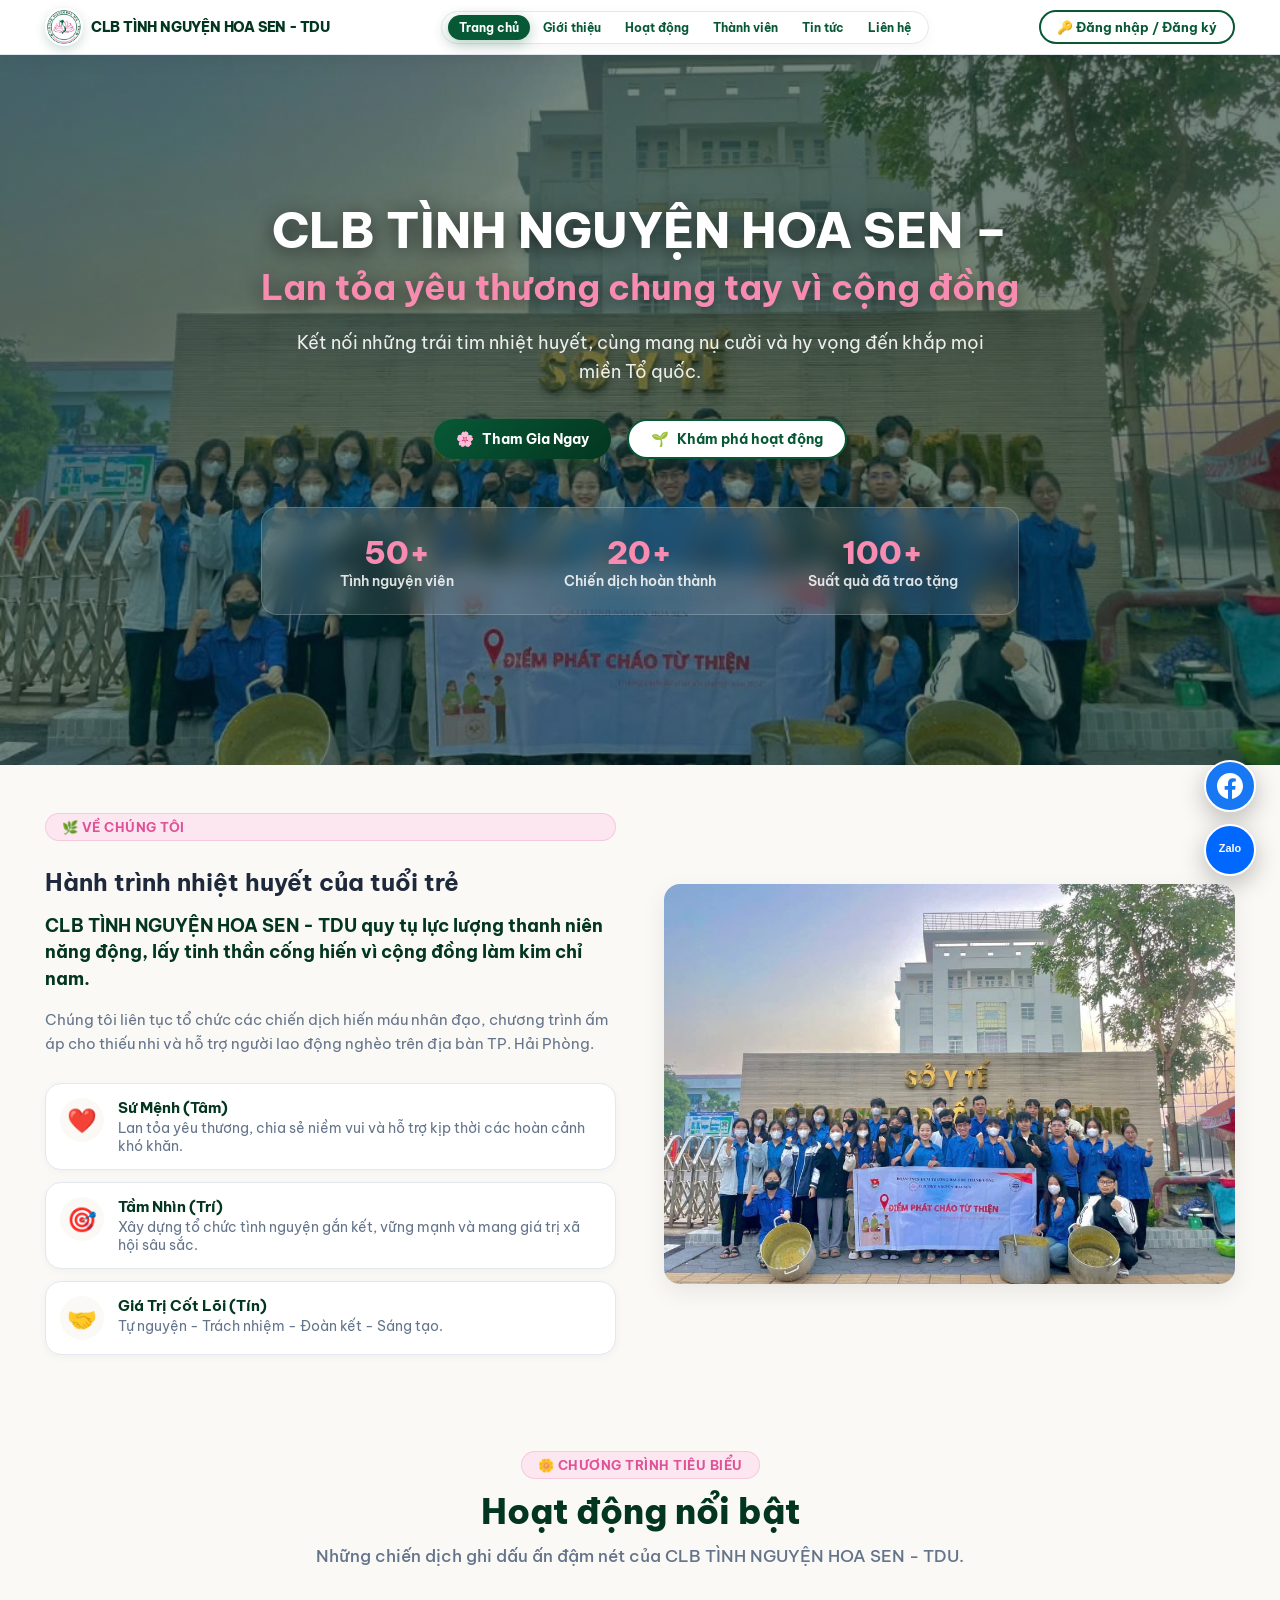
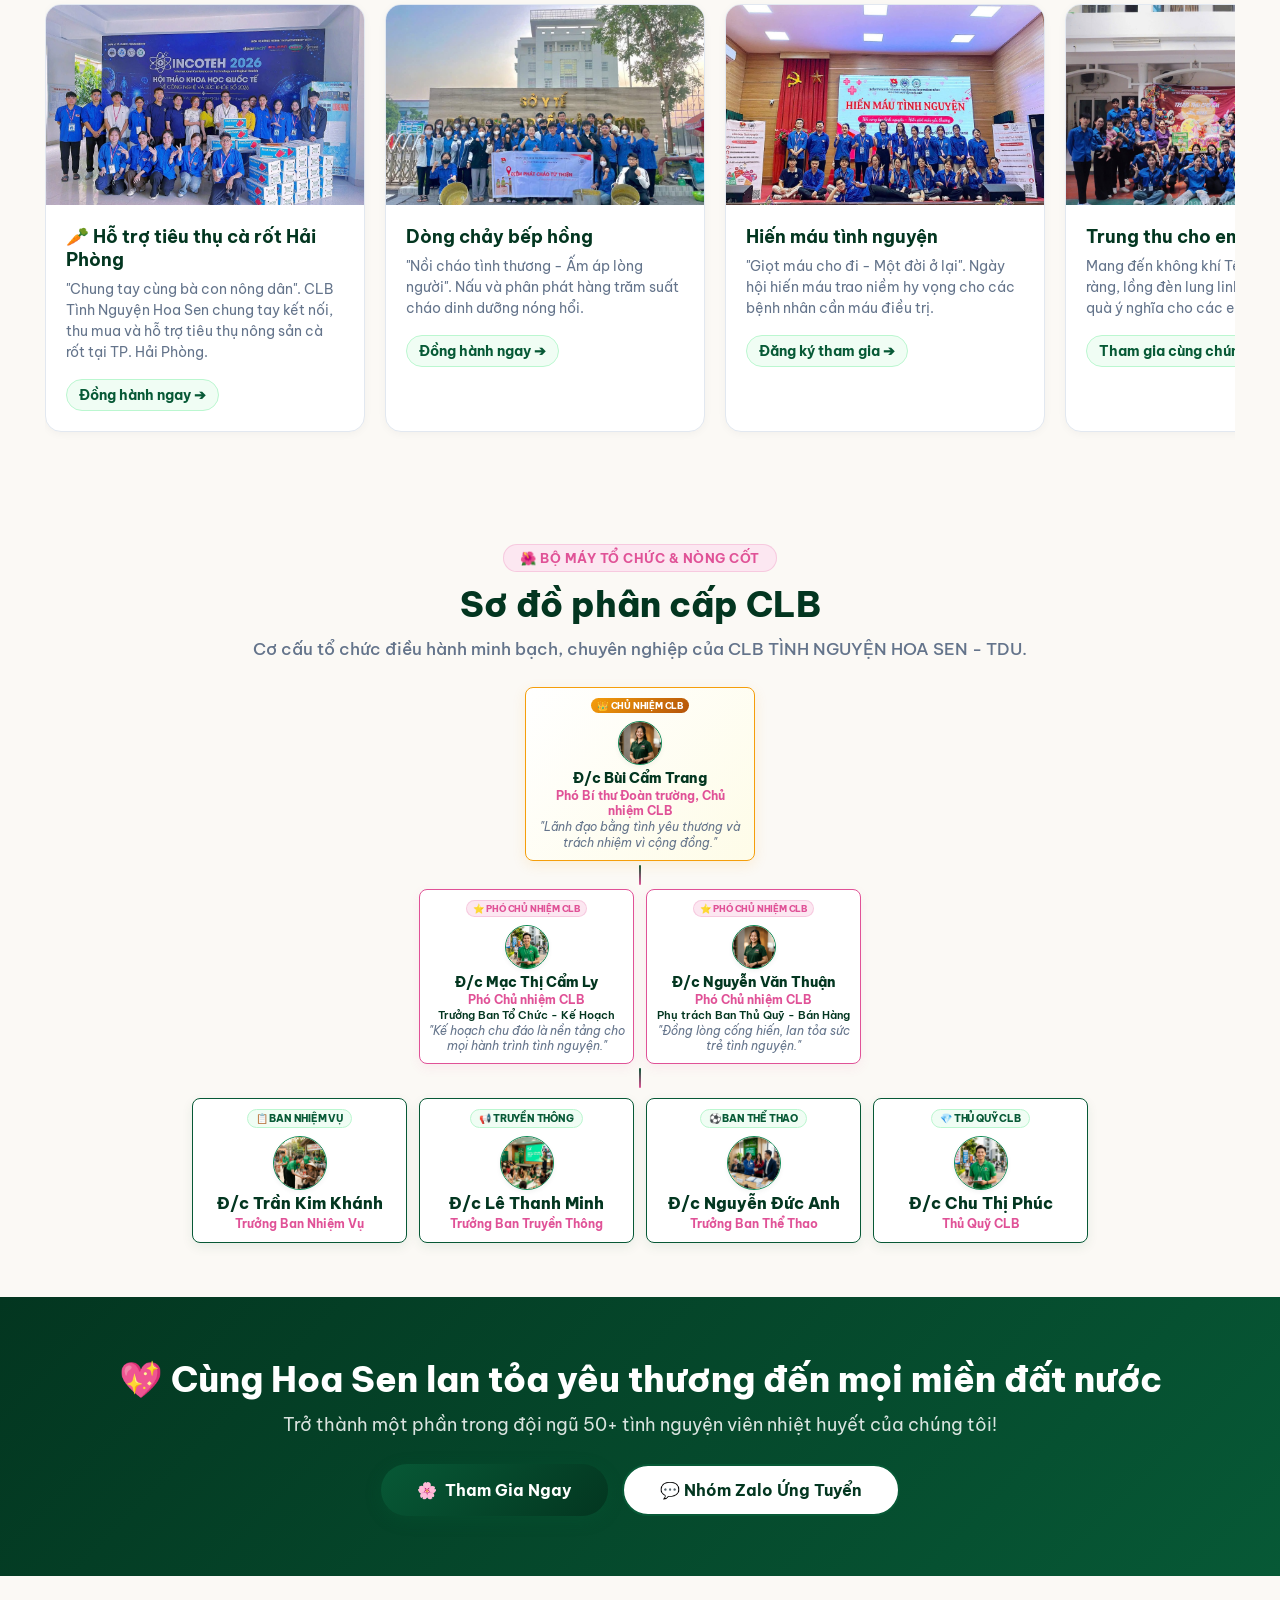
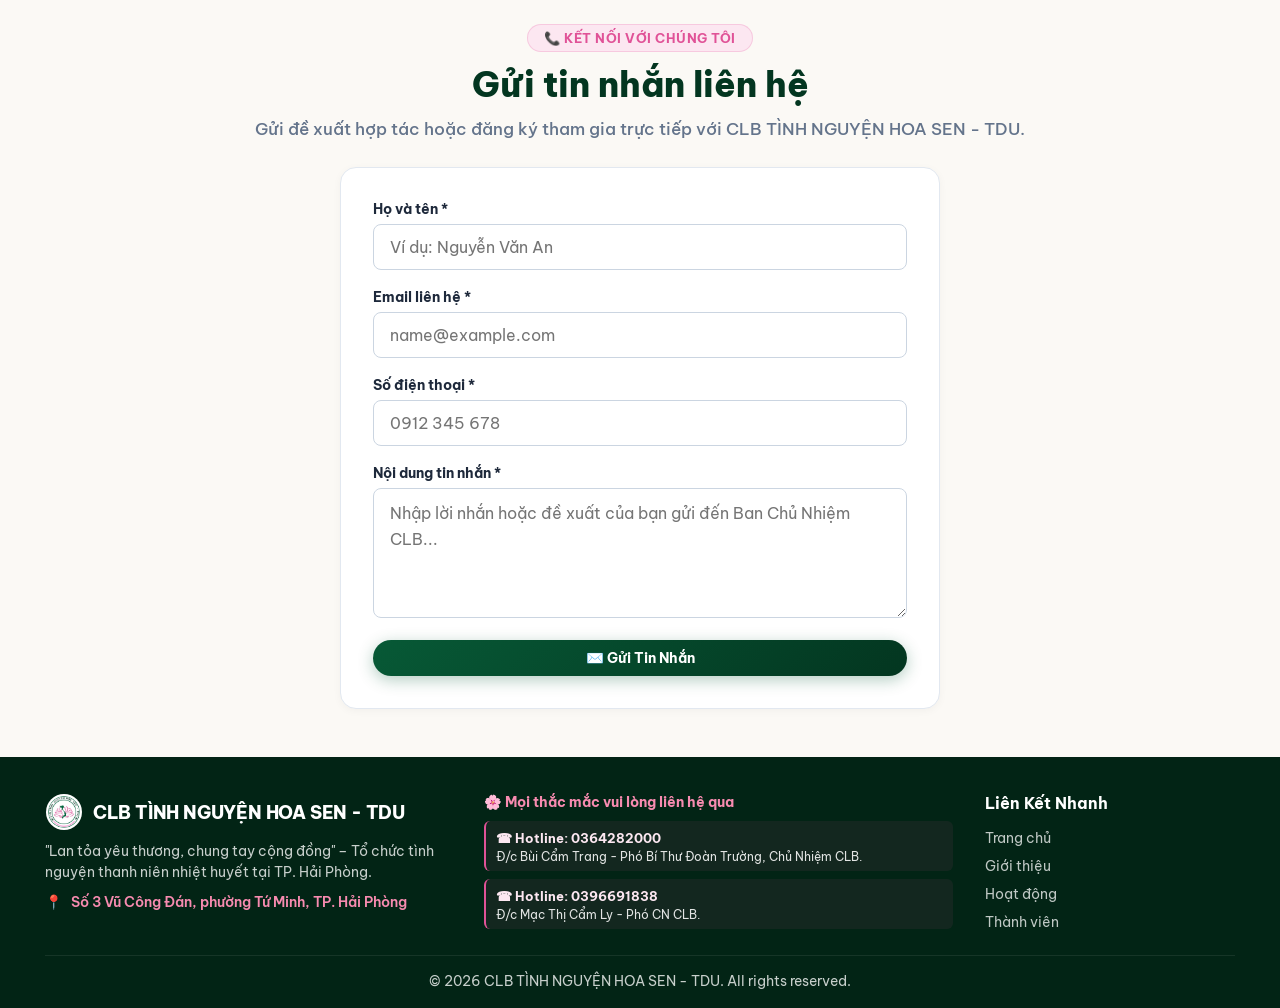
<file: index.html>
<!DOCTYPE html>
<html lang="vi">
<head>
    <meta charset="UTF-8">
    <meta name="viewport" content="width=device-width, initial-scale=1.0, maximum-scale=1.0, user-scalable=no">
    <title>CLB TÌNH NGUYỆN HOA SEN - TDU</title>
    <meta name="description" content="Trang web chính thức của CLB TÌNH NGUYỆN HOA SEN - TDU tại TP. Hải Phòng. Đội ngũ 50+ tình nguyện viên, 20+ chiến dịch hoàn thành, 100+ suất quà trao tặng.">
    <link rel="preconnect" href="https://fonts.googleapis.com">
    <link rel="preconnect" href="https://fonts.gstatic.com" crossorigin>
    <link href="https://fonts.googleapis.com/css2?family=Be+Vietnam+Pro:ital,wght@0,300;0,400;0,500;0,600;0,700;0,800;0,900;1,400;1,600&family=Plus+Jakarta+Sans:ital,wght@0,400;0,500;0,600;0,700;0,800;1,400;1,600&display=swap" rel="stylesheet">
    <link rel="stylesheet" href="css/style.css">
</head>
<body>

    <!-- ====================================================================
         HEADER (THANH MENU NGANG & NAV MOBILE RESPONSIVE TỐI ƯU 100%)
         ==================================================================== -->
    <header class="header" id="header">
        <div class="container header-container">
            <a href="#hero" class="logo">
                <div class="logo-wrapper">
                    <img src="images/logo.png" alt="Logo CLB Tình Nguyện Hoa Sen" class="logo-img" onerror="this.style.display='none'; this.nextElementSibling.style.display='inline-flex';">
                    <span class="logo-fallback-svg" style="display: none;">
                        <svg viewBox="0 0 100 100" width="38" height="38" xmlns="http://www.w3.org/2000/svg">
                            <circle cx="50" cy="50" r="48" fill="#075936" stroke="#f59e0b" stroke-width="3"/>
                            <path d="M50 20 C60 38, 75 45, 80 60 C75 75, 60 80, 50 82 C40 80, 25 75, 20 60 C25 45, 40 38, 50 20 Z" fill="#e05297"/>
                            <path d="M50 28 C57 42, 68 48, 72 60 C68 70, 57 74, 50 76 C43 74, 32 70, 28 60 C32 48, 43 42, 50 28 Z" fill="#ffffff"/>
                            <circle cx="50" cy="62" r="6" fill="#f59e0b"/>
                        </svg>
                    </span>
                </div>
                <span class="js-clb-name logo-text">CLB TÌNH NGUYỆN HOA SEN - TDU</span>
            </a>

            <!-- Thanh Menu Ngang & Drawer Mobile Smooth -->
            <nav>
                <ul class="nav-menu">
                    <li><a href="#hero" class="nav-link active">Trang chủ</a></li>
                    <li><a href="#about" class="nav-link">Giới thiệu</a></li>
                    <li><a href="#activities" class="nav-link">Hoạt động</a></li>
                    <li><a href="#members" class="nav-link">Thành viên</a></li>
                    <li><a href="#news" class="nav-link">Tin tức</a></li>
                    <li><a href="#contact" class="nav-link">Liên hệ</a></li>
                </ul>
            </nav>

            <!-- Gộp Nút Đăng nhập góc phải Header -->
            <div class="header-actions">
                <button class="btn btn-secondary" id="openUnifiedLoginBtn">🔑 Đăng nhập / Đăng ký</button>
                <div class="mobile-toggle" aria-label="Mở menu di động">☰</div>
            </div>
        </div>
    </header>

    <!-- ====================================================================
         BANNER CHÍNH (HERO CAROUSEL TRƯỢT PHẢI - MOBILE OPTIMIZED)
         ==================================================================== -->
    <section class="hero" id="hero">
        <div class="banner-carousel">
            <div class="banner-slide active" style="background-image: url('images/banner1.jpg');"></div>
            <div class="banner-slide" style="background-image: url('images/banner2.jpg');"></div>
            <div class="banner-slide" style="background-image: url('images/banner3.jpg');"></div>
            <div class="banner-slide" style="background-image: url('images/banner4.jpg');"></div>
            <div class="banner-slide" style="background-image: url('images/banner5.jpg');"></div>
            <div class="banner-slide" style="background-image: url('images/banner6.jpg');"></div>
            <div class="banner-slide" style="background-image: url('images/banner7.jpg');"></div>
            <div class="banner-slide" style="background-image: url('images/banner8.jpg');"></div>
            <div class="banner-slide" style="background-image: url('images/banner9.jpg');"></div>
        </div>

        <div class="container hero-content">
            <h1 class="hero-title" id="heroTitleDisplay">
                CLB TÌNH NGUYỆN HOA SEN – <span>Lan tỏa yêu thương chung tay vì cộng đồng</span>
            </h1>
            
            <p class="hero-desc" id="heroSubtitleDisplay">
                Kết nối những trái tim nhiệt huyết, cùng mang nụ cười và hy vọng đến khắp mọi miền Tổ quốc.
            </p>

            <div class="hero-actions">
                <button class="btn btn-primary js-open-register">
                    <span>🌸</span> Tham Gia Ngay
                </button>
                <a href="#activities" class="btn btn-secondary">
                    <span>🌱</span> Khám phá hoạt động
                </a>
            </div>

            <!-- Thống kê chính xác - Fits nicely on Mobile & Desktop -->
            <div class="hero-stats">
                <div class="stat-item">
                    <div class="stat-number" id="statMembersDisplay">50+</div>
                    <div class="stat-label">Tình nguyện viên</div>
                </div>
                <div class="stat-item">
                    <div class="stat-number" id="statCampaignsDisplay">20+</div>
                    <div class="stat-label">Chiến dịch hoàn thành</div>
                </div>
                <div class="stat-item">
                    <div class="stat-number" id="statGiftsDisplay">100+</div>
                    <div class="stat-label">Suất quà đã trao tặng</div>
                </div>
            </div>
        </div>
    </section>

    <!-- ====================================================================
         GIỚI THIỆU CLB
         ==================================================================== -->
    <section class="about" id="about">
        <div class="container">
            <div class="about-grid">
                <div class="about-content">
                    <div class="section-tag">🌿 Về Chúng Tôi</div>
                    <h2 id="aboutTitleDisplay">Hành trình nhiệt huyết của tuổi trẻ</h2>
                    <p class="about-lead" id="aboutLeadDisplay">
                        CLB TÌNH NGUYỆN HOA SEN - TDU quy tụ lực lượng thanh niên năng động, lấy tinh thần cống hiến vì cộng đồng làm kim chỉ nam.
                    </p>
                    <p class="about-text" id="aboutTextDisplay">
                        Chúng tôi liên tục tổ chức các chiến dịch hiến máu nhân đạo, chương trình ấm áp cho thiếu nhi và hỗ trợ người lao động nghèo trên địa bàn TP. Hải Phòng.
                    </p>

                    <div class="values-list" id="aboutValuesList">
                        <div class="value-card">
                            <div class="value-icon">❤️</div>
                            <div>
                                <div class="value-title">Sứ Mệnh (Tâm)</div>
                                <div class="value-desc">Lan tỏa yêu thương, chia sẻ niềm vui và hỗ trợ kịp thời các hoàn cảnh khó khăn.</div>
                            </div>
                        </div>

                        <div class="value-card">
                            <div class="value-icon">🎯</div>
                            <div>
                                <div class="value-title">Tầm Nhìn (Trí)</div>
                                <div class="value-desc">Xây dựng tổ chức tình nguyện gắn kết, vững mạnh và mang giá trị xã hội sâu sắc.</div>
                            </div>
                        </div>

                        <div class="value-card">
                            <div class="value-icon">🤝</div>
                            <div>
                                <div class="value-title">Giá Trị Cốt Lõi (Tín)</div>
                                <div class="value-desc">Tự nguyện - Trách nhiệm - Đoàn kết - Sáng tạo.</div>
                            </div>
                        </div>
                    </div>
                </div>

                <div class="about-media">
                    <div class="media-wrapper">
                        <div class="about-media-slide active" style="background-image: url('images/banner1.jpg');"></div>
                        <div class="about-media-slide" style="background-image: url('images/banner2.jpg');"></div>
                        <div class="about-media-slide" style="background-image: url('images/banner3.jpg');"></div>
                        <div class="about-media-slide" style="background-image: url('images/banner4.jpg');"></div>
                        <div class="about-media-slide" style="background-image: url('images/banner5.jpg');"></div>
                        <div class="about-media-slide" style="background-image: url('images/banner6.jpg');"></div>
                        <div class="about-media-slide" style="background-image: url('images/banner7.jpg');"></div>
                        <div class="about-media-slide" style="background-image: url('images/banner8.jpg');"></div>
                        <div class="about-media-slide" style="background-image: url('images/banner9.jpg');"></div>
                    </div>
                </div>
            </div>
        </div>
    </section>

    <!-- ====================================================================
         HOẠT ĐỘNG NỔI BẬT (TOUCH SWIPE MOBILE OPTIMIZED)
         ==================================================================== -->
    <section class="activities" id="activities">
        <div class="container">
            <div class="section-header">
                <div class="section-tag">🌼 Chương Trình Tiêu Biểu</div>
                <h2 class="section-title">Hoạt động nổi bật</h2>
                <p class="section-subtitle">Những chiến dịch ghi dấu ấn đậm nét của CLB TÌNH NGUYỆN HOA SEN - TDU.</p>
            </div>

            <div class="activities-slider-outer">
                <div class="activities-grid-slider" id="activitiesGrid">
                    <div class="activity-card">
                        <div class="card-img-holder">
                            <img src="images/carrots_support.jpg" alt="Chung tay hỗ trợ tiêu thụ cà rốt Hải Phòng">
                        </div>
                        <div class="card-body">
                            <h3 class="card-title">🥕 Hỗ trợ tiêu thụ cà rốt Hải Phòng</h3>
                            <p class="card-text">"Chung tay cùng bà con nông dân". CLB Tình Nguyện Hoa Sen chung tay kết nối, thu mua và hỗ trợ tiêu thụ nông sản cà rốt tại TP. Hải Phòng.</p>
                            <a href="javascript:void(0)" class="card-link js-open-register">Đồng hành ngay ➔</a>
                        </div>
                    </div>

                    <div class="activity-card">
                        <div class="card-img-holder">
                            <img src="images/banner1.jpg" alt="Dòng chảy bếp hồng">
                        </div>
                        <div class="card-body">
                            <h3 class="card-title">Dòng chảy bếp hồng</h3>
                            <p class="card-text">"Nồi cháo tình thương - Ấm áp lòng người". Nấu và phân phát hàng trăm suất cháo dinh dưỡng nóng hổi.</p>
                            <a href="javascript:void(0)" class="card-link js-open-register">Đồng hành ngay ➔</a>
                        </div>
                    </div>

                    <div class="activity-card">
                        <div class="card-img-holder">
                            <img src="images/banner2.jpg" alt="Hiến máu tình nguyện">
                        </div>
                        <div class="card-body">
                            <h3 class="card-title">Hiến máu tình nguyện</h3>
                            <p class="card-text">"Giọt máu cho đi - Một đời ở lại". Ngày hội hiến máu trao niềm hy vọng cho các bệnh nhân cần máu điều trị.</p>
                            <a href="javascript:void(0)" class="card-link js-open-register">Đăng ký tham gia ➔</a>
                        </div>
                    </div>

                    <div class="activity-card">
                        <div class="card-img-holder">
                            <img src="images/banner3.jpg" alt="Trung thu cho em">
                        </div>
                        <div class="card-body">
                            <h3 class="card-title">Trung thu cho em</h3>
                            <p class="card-text">Mang đến không khí Tết Trung thu rộn ràng, lồng đèn lung linh và những phần quà ý nghĩa cho các em nhỏ.</p>
                            <a href="javascript:void(0)" class="card-link js-open-register">Tham gia cùng chúng tôi ➔</a>
                        </div>
                    </div>

                    <div class="activity-card">
                        <div class="card-img-holder">
                            <img src="images/banner4.jpg" alt="Kỷ niệm 5 năm">
                        </div>
                        <div class="card-body">
                            <h3 class="card-title">Kỷ niệm 5 năm thành lập</h3>
                            <p class="card-text">Lễ kỷ niệm chặng đường 5 năm cống hiến vì cộng đồng của CLB Tình Nguyện Hoa Sen - Cơm An.</p>
                            <a href="javascript:void(0)" class="card-link js-open-register">Tìm hiểu thêm ➔</a>
                        </div>
                    </div>

                    <div class="activity-card">
                        <div class="card-img-holder">
                            <img src="images/xuanam.jpg" alt="Xuân ấm tình thương">
                        </div>
                        <div class="card-body">
                            <h3 class="card-title">Xuân ấm tình thương</h3>
                            <p class="card-text">Trao tặng những phần quà Tết ý nghĩa, áo ấm và nhu yếu phẩm đến các hộ gia đình và trẻ em có hoàn cảnh khó khăn.</p>
                            <a href="javascript:void(0)" class="card-link js-open-register">Đồng hành ngay ➔</a>
                        </div>
                    </div>
                </div>
            </div>
        </div>
    </section>

    <!-- ====================================================================
         SƠ ĐỒ TỔ CHỨC PHÂN CẤP CLB (HIERARCHICAL ORG CHART)
         ==================================================================== -->
    <section class="members" id="members">
        <div class="container">
            <div class="section-header">
                <div class="section-tag">🌺 Bộ Máy Tổ Chức & Nòng Cốt</div>
                <h2 class="section-title">Sơ đồ phân cấp CLB</h2>
                <p class="section-subtitle">Cơ cấu tổ chức điều hành minh bạch, chuyên nghiệp của CLB TÌNH NGUYỆN HOA SEN - TDU.</p>
            </div>

            <!-- ORG CHART TREE WRAPPER -->
            <div class="org-tree-container">
                <!-- TẦNG 1: CHỦ NHIỆM CLB (LEVEL 1) -->
                <div class="org-level level-1">
                    <div class="org-card card-president">
                        <div class="org-badge">👑 CHỦ NHIỆM CLB</div>
                        <div class="org-avatar">
                            <img src="images/pres.jpg" alt="Đ/c Bùi Cẩm Trang">
                        </div>
                        <h3 class="org-name">Đ/c Bùi Cẩm Trang</h3>
                        <div class="org-role">Phó Bí thư Đoàn trường, Chủ nhiệm CLB</div>
                        <p class="org-quote">"Lãnh đạo bằng tình yêu thương và trách nhiệm vì cộng đồng."</p>
                    </div>
                </div>

                <!-- ĐƯỜNG NỐI DỌC CÂN ĐỐI -->
                <div class="org-connector-vertical"></div>

                <!-- TẦNG 2: PHÓ CHỦ NHIỆM CLB (LEVEL 2) -->
                <div class="org-level level-2">
                    <div class="org-row">
                        <div class="org-card card-vpres">
                            <div class="org-badge">⭐ PHÓ CHỦ NHIỆM CLB</div>
                            <div class="org-avatar">
                                <img src="images/vpres.jpg" alt="Đ/c Mạc Thị Cẩm Ly">
                            </div>
                            <h3 class="org-name">Đ/c Mạc Thị Cẩm Ly</h3>
                            <div class="org-role">Phó Chủ nhiệm CLB<span class="org-sub-role">Trưởng Ban Tổ Chức - Kế Hoạch</span></div>
                            <p class="org-quote">"Kế hoạch chu đáo là nền tảng cho mọi hành trình tình nguyện."</p>
                        </div>

                        <div class="org-card card-vpres">
                            <div class="org-badge">⭐ PHÓ CHỦ NHIỆM CLB</div>
                            <div class="org-avatar">
                                <img src="images/pres.jpg" alt="Đ/c Nguyễn Văn Thuận">
                            </div>
                            <h3 class="org-name">Đ/c Nguyễn Văn Thuận</h3>
                            <div class="org-role">Phó Chủ nhiệm CLB<span class="org-sub-role">Phụ trách Ban Thủ Quỹ - Bán Hàng</span></div>
                            <p class="org-quote">"Đồng lòng cống hiến, lan tỏa sức trẻ tình nguyện."</p>
                        </div>
                    </div>
                </div>

                <!-- ĐƯỜNG NỐI DỌC CÂN ĐỐI -->
                <div class="org-connector-vertical"></div>

                <!-- TẦNG 3: CÁC BAN NGÀNH & TRƯỞNG BAN (LEVEL 3 - ĐỒNG BỘ ĐẸP NHƯ TẦNG 1 & 2) -->
                <div class="org-level level-3">
                    <div class="org-row">
                        <!-- BAN NHIỆM VỤ -->
                        <div class="org-card card-dept">
                            <div class="org-badge">📋 BAN NHIỆM VỤ</div>
                            <div class="org-avatar">
                                <img src="images/charity.jpg" alt="Đ/c Trần Kim Khánh">
                            </div>
                            <h3 class="org-name">Đ/c Trần Kim Khánh</h3>
                            <div class="org-role">Trưởng Ban Nhiệm Vụ</div>
                        </div>

                        <!-- BAN PHONG TRÀO - TRUYỀN THÔNG -->
                        <div class="org-card card-dept">
                            <div class="org-badge">📢 TRUYỀN THÔNG</div>
                            <div class="org-avatar">
                                <img src="images/workshop.jpg" alt="Đ/c Lê Thanh Minh">
                            </div>
                            <h3 class="org-name">Đ/c Lê Thanh Minh</h3>
                            <div class="org-role">Trưởng Ban Truyền Thông</div>
                        </div>

                        <!-- BAN THỂ THAO -->
                        <div class="org-card card-dept">
                            <div class="org-badge">⚽ BAN THỂ THAO</div>
                            <div class="org-avatar">
                                <img src="images/student.jpg" alt="Đ/c Nguyễn Đức Anh">
                            </div>
                            <h3 class="org-name">Đ/c Nguyễn Đức Anh</h3>
                            <div class="org-role">Trưởng Ban Thể Thao</div>
                        </div>

                        <!-- THỦ QUỸ CLB -->
                        <div class="org-card card-dept">
                            <div class="org-badge">💎 THỦ QUỸ CLB</div>
                            <div class="org-avatar">
                                <img src="images/vpres.jpg" alt="Đ/c Chu Thị Phúc">
                            </div>
                            <h3 class="org-name">Đ/c Chu Thị Phúc</h3>
                            <div class="org-role">Thủ Quỹ CLB</div>
                        </div>
                    </div>
                </div>

            </div>
        </div>
    </section>

    <!-- ====================================================================
         KÊU GỌI THAM GIA
         ==================================================================== -->
    <section class="cta-banner">
        <div class="container cta-box">
            <h2 class="cta-title">💖 Cùng Hoa Sen lan tỏa yêu thương đến mọi miền đất nước</h2>
            <p class="cta-desc">Trở thành một phần trong đội ngũ 50+ tình nguyện viên nhiệt huyết của chúng tôi!</p>
            <div style="display: flex; gap: 14px; justify-content: center; flex-wrap: wrap;">
                <button class="btn btn-primary btn-cta-lg js-open-register">
                    <span>🌸</span> Tham Gia Ngay
                </button>
                <a href="https://zalo.me/g/jnkxkg639" target="_blank" class="btn btn-secondary btn-cta-lg js-protected-zalo" style="background: #ffffff; color: var(--primary-dark);">
                    💬 Nhóm Zalo Ứng Tuyển
                </a>
            </div>
        </div>
    </section>

    <!-- ====================================================================
         LIÊN HỆ
         ==================================================================== -->
    <section class="contact" id="contact">
        <div class="container">
            <div class="section-header">
                <div class="section-tag">📞 Kết Nối Với Chúng Tôi</div>
                <h2 class="section-title">Gửi tin nhắn liên hệ</h2>
                <p class="section-subtitle">Gửi đề xuất hợp tác hoặc đăng ký tham gia trực tiếp với CLB TÌNH NGUYỆN HOA SEN - TDU.</p>
            </div>

            <div class="contact-grid-single">
                <div class="contact-form-card">
                    <form id="contactForm">
                        <div class="form-group">
                            <label class="form-label" for="contactName">Họ và tên *</label>
                            <input type="text" id="contactName" class="form-input" placeholder="Ví dụ: Nguyễn Văn An" required>
                        </div>

                        <div class="form-group">
                            <label class="form-label" for="contactEmail">Email liên hệ *</label>
                            <input type="email" id="contactEmail" class="form-input" placeholder="name@example.com" required>
                        </div>

                        <div class="form-group">
                            <label class="form-label" for="contactPhone">Số điện thoại *</label>
                            <input type="tel" id="contactPhone" class="form-input" placeholder="0912 345 678" required>
                        </div>

                        <div class="form-group">
                            <label class="form-label" for="contactMessage">Nội dung tin nhắn *</label>
                            <textarea id="contactMessage" name="contactMessage" class="form-textarea" rows="4" placeholder="Nhập lời nhắn hoặc đề xuất của bạn gửi đến Ban Chủ Nhiệm CLB..." required></textarea>
                        </div>

                        <button type="submit" class="btn btn-primary" style="width: 100%;">
                            ✉️ Gửi Tin Nhắn
                        </button>
                    </form>
                </div>
            </div>
        </div>
    </section>

    <!-- ====================================================================
         FOOTER
         ==================================================================== -->
    <footer class="footer">
        <div class="container">
            <div class="footer-grid">
                <div>
                    <div class="footer-logo">
                        <div class="logo-wrapper">
                            <img src="images/logo.png" alt="Logo CLB Tình Nguyện Hoa Sen" class="footer-logo-img" onerror="this.style.display='none'; this.nextElementSibling.style.display='inline-flex';">
                            <span class="logo-fallback-svg" style="display: none;">
                                <svg viewBox="0 0 100 100" width="36" height="36" xmlns="http://www.w3.org/2000/svg">
                                    <circle cx="50" cy="50" r="48" fill="#075936" stroke="#f59e0b" stroke-width="3"/>
                                    <path d="M50 20 C60 38, 75 45, 80 60 C75 75, 60 80, 50 82 C40 80, 25 75, 20 60 C25 45, 40 38, 50 20 Z" fill="#e05297"/>
                                    <path d="M50 28 C57 42, 68 48, 72 60 C68 70, 57 74, 50 76 C43 74, 32 70, 28 60 C32 48, 43 42, 50 28 Z" fill="#ffffff"/>
                                    <circle cx="50" cy="62" r="6" fill="#f59e0b"/>
                                </svg>
                            </span>
                        </div>
                        <span class="js-clb-name">CLB TÌNH NGUYỆN HOA SEN - TDU</span>
                    </div>
                    <p style="font-size: 0.88rem; line-height: 1.5;">
                        "Lan tỏa yêu thương, chung tay cộng đồng" – Tổ chức tình nguyện thanh niên nhiệt huyết tại TP. Hải Phòng.
                    </p>
                    <div class="footer-address-box">
                        <span>📍</span>
                        <span class="js-contact-address">Số 3 Vũ Công Đán, phường Tứ Minh, TP. Hải Phòng</span>
                    </div>
                </div>

                <div>
                    <h4 class="footer-heading" style="color: #f78bb0; margin-bottom: 10px; font-size: 0.88rem;">🌸 Mọi thắc mắc vui lòng liên hệ qua</h4>
                    <div style="display: flex; flex-direction: column; gap: 8px;">
                        <div style="background: rgba(224, 82, 151, 0.08); border-left: 2.5px solid #e05297; padding: 6px 10px; border-radius: 6px;">
                            <a href="tel:0364282000" style="color: #fce7f1; font-weight: 700; font-size: 0.84rem; text-decoration: none; display: inline-block;">☎ Hotline: 0364282000</a>
                            <div style="color: rgba(255,255,255,0.88); font-size: 0.76rem; margin-top: 2px; line-height: 1.3;">Đ/c Bùi Cẩm Trang - Phó Bí Thư Đoàn Trường, Chủ Nhiệm CLB.</div>
                        </div>
                        <div style="background: rgba(224, 82, 151, 0.08); border-left: 2.5px solid #e05297; padding: 6px 10px; border-radius: 6px;">
                            <a href="tel:0396691838" style="color: #fce7f1; font-weight: 700; font-size: 0.84rem; text-decoration: none; display: inline-block;">☎ Hotline: 0396691838</a>
                            <div style="color: rgba(255,255,255,0.88); font-size: 0.76rem; margin-top: 2px; line-height: 1.3;">Đ/c Mạc Thị Cẩm Ly - Phó CN CLB.</div>
                        </div>
                    </div>
                </div>

                <div>
                    <h4 class="footer-heading">Liên Kết Nhanh</h4>
                    <ul class="footer-links">
                        <li><a href="#hero">Trang chủ</a></li>
                        <li><a href="#about">Giới thiệu</a></li>
                        <li><a href="#activities">Hoạt động</a></li>
                        <li><a href="#members">Thành viên</a></li>
                    </ul>
                </div>
            </div>

            <div class="footer-bottom">
                <p>© 2026 CLB TÌNH NGUYỆN HOA SEN - TDU. All rights reserved.</p>
            </div>
        </div>
    </footer>

    <!-- NÚT MẠNG XÃ HỘI TRÒN ĐỘNG CHỨA LOGO FACEBOOK VÀ ZALO INLINE HD SVG -->
    <div class="floating-social-box">
        <!-- LOGO FACEBOOK CHUẨN (INLINE HD VECTOR SVG) -->
        <a href="https://www.facebook.com/share/1JYARBM1M1/?mibextid=wwXIfr" target="_blank" class="floating-btn fb js-social-fb" title="Facebook CLB Hoa Sen">
            <svg width="26" height="26" viewBox="0 0 24 24" fill="none" xmlns="http://www.w3.org/2000/svg">
                <path d="M24 12.073c0-6.627-5.373-12-12-12s-12 5.373-12 12c0 5.99 4.388 10.954 10.125 11.854v-8.385H7.078v-3.47h3.047V9.43c0-3.007 1.792-4.669 4.533-4.669 1.312 0 2.686.235 2.686.235v2.953H15.83c-1.491 0-1.956.925-1.956 1.874v2.25h3.328l-.532 3.47h-2.796v8.385C19.612 23.027 24 18.062 24 12.073z" fill="#ffffff"/>
            </svg>
            <span class="btn-tooltip">Facebook CLB Hoa Sen</span>
        </a>

        <!-- LOGO ZALO CHUẨN XÁC (INLINE HD VECTOR SVG) -->
        <a href="https://zalo.me/g/jnkxkg639" target="_blank" class="floating-btn zalo js-protected-zalo" title="Nhóm Zalo Ứng Tuyển">
            <svg width="34" height="34" viewBox="0 0 500 500" fill="none" xmlns="http://www.w3.org/2000/svg">
                <path d="M438.5 168.6C423.7 72.8 335.7 0 230 0 103 0 0 103 0 230c0 46.9 14.1 90.6 38.3 127L7 483l131-34.3c35.4 20.3 76.4 31.8 120.1 31.8 127 0 230-103 230-230 0-28.7-5.3-56.2-19.6-81.9z" fill="#0068FF"/>
                <text x="250" y="275" font-size="160" font-weight="900" text-anchor="middle" fill="#ffffff" font-family="Arial, Helvetica, sans-serif">Zalo</text>
            </svg>
            <span class="btn-tooltip">Nhóm Zalo Ứng Tuyển CLB</span>
        </a>
    </div>

    <!-- MODAL ĐĂNG NHẬP & ĐĂNG KÝ TÀI KHOẢN -->
    <div class="modal-overlay" id="unifiedLoginModal">
        <div class="modal-box" style="max-width: 440px;">
            <button class="modal-close">&times;</button>
            
            <!-- Tab Switcher -->
            <div style="display: flex; background: #f1f5f9; border-radius: 12px; padding: 4px; margin-bottom: 20px;">
                <button type="button" id="tabLoginBtn" class="account-tab-btn active" style="flex: 1; padding: 8px; font-weight: 700; border: none; border-radius: 8px; cursor: pointer; background: #ffffff; color: var(--primary-dark); box-shadow: 0 2px 6px rgba(0,0,0,0.06);">🔑 Đăng Nhập</button>
                <button type="button" id="tabRegisterAccountBtn" class="account-tab-btn" style="flex: 1; padding: 8px; font-weight: 700; border: none; border-radius: 8px; cursor: pointer; background: transparent; color: var(--text-muted);">📝 Đăng Ký Tài Khoản</button>
            </div>

            <!-- FORM 1: ĐĂNG NHẬP -->
            <form id="unifiedLoginForm">
                <h3 style="font-size: 1.5rem; text-align: center; margin-bottom: 6px;">🔑 Đăng Nhập Hệ Thống</h3>
                <p style="color: var(--text-muted); font-size: 0.85rem; text-align: center; margin-bottom: 20px;">Nhập tài khoản để gửi đơn đăng ký hoặc truy cập Zalo</p>

                <div class="form-group">
                    <label class="form-label">Tên đăng nhập hoặc Email / SĐT *</label>
                    <input type="text" id="accountUser" class="form-input" placeholder="Tên đăng nhập / SĐT..." required>
                </div>
                <div class="form-group" style="margin-bottom: 24px;">
                    <label class="form-label">Mật khẩu *</label>
                    <input type="password" id="accountPass" class="form-input" placeholder="Mật khẩu..." required>
                </div>
                <button type="submit" class="btn btn-primary" style="width: 100%;">🔑 Đăng Nhập Ngay</button>
            </form>

            <!-- FORM 2: ĐĂNG KÝ TÀI KHOẢN MỚI -->
            <form id="unifiedCreateAccountForm" style="display: none;">
                <h3 style="font-size: 1.5rem; text-align: center; margin-bottom: 6px;">📝 Đăng Ký Tài Khoản Mới</h3>
                <p style="color: var(--text-muted); font-size: 0.85rem; text-align: center; margin-bottom: 20px;">Tạo tài khoản cá nhân với Họ tên và Mật khẩu</p>

                <div class="form-group">
                    <label class="form-label">Họ và tên người dùng *</label>
                    <input type="text" id="newAccFullName" class="form-input" placeholder="Ví dụ: Nguyễn Văn An" required>
                </div>
                <div class="form-group">
                    <label class="form-label">Tên đăng nhập / Số điện thoại *</label>
                    <input type="text" id="newAccUser" class="form-input" placeholder="Tên đăng nhập hoặc 0912..." required>
                </div>
                <div class="form-group">
                    <label class="form-label">Mật khẩu *</label>
                    <input type="password" id="newAccPass" class="form-input" placeholder="Nhập mật khẩu tự chọn..." required>
                </div>
                <div class="form-group" style="margin-bottom: 24px;">
                    <label class="form-label">Xác nhận mật khẩu *</label>
                    <input type="password" id="newAccPassConfirm" class="form-input" placeholder="Nhập lại mật khẩu..." required>
                </div>
                <button type="submit" class="btn btn-primary" style="width: 100%;">✨ Đăng Ký Tài Khoản</button>
            </form>
        </div>
    </div>

    <!-- MODAL REGISTRATION -->
    <div class="modal-overlay" id="registerModal">
        <div class="modal-box">
            <button class="modal-close">&times;</button>
            <h3 style="font-size: 1.8rem; margin-bottom: 4px;">🌸 Đơn Đăng Ký Tình Nguyện Viên</h3>
            <p style="color: var(--text-muted); margin-bottom: 16px;">Gia nhập gia đình CLB TÌNH NGUYỆN HOA SEN - TDU!</p>

            <!-- Banner Zalo Link Nổi Bật -->
            <div style="background: #eff6ff; border: 1.5px solid #93c5fd; border-radius: 12px; padding: 12px 16px; margin-bottom: 20px; display: flex; align-items: center; justify-content: space-between; gap: 12px; flex-wrap: wrap;">
                <div style="font-size: 0.88rem; color: #1e3a8a; font-weight: 700;">
                    💬 Hoặc tham gia trao đổi trực tiếp:
                </div>
                <a href="https://zalo.me/g/jnkxkg639" target="_blank" class="btn btn-primary js-protected-zalo" style="padding: 6px 14px; font-size: 0.85rem; background: #0068ff; box-shadow: 0 4px 12px rgba(0,104,255,0.3);">
                    👉 Nhóm Zalo Ứng Tuyển
                </a>
            </div>

            <form id="registerForm">
                <div class="form-group">
                    <label class="form-label">Họ và tên *</label>
                    <input type="text" id="regName" class="form-input" placeholder="Ví dụ: Nguyễn Văn An" required>
                </div>
                <div class="form-group">
                    <label class="form-label">Số điện thoại *</label>
                    <input type="tel" id="regPhone" class="form-input" placeholder="0912 345 678" required>
                </div>
                <div class="form-group">
                    <label class="form-label">Email *</label>
                    <input type="email" id="regEmail" class="form-input" placeholder="an@email.com" required>
                </div>
                <div class="form-group">
                    <label class="form-label">Trường / Chuyên ngành</label>
                    <input type="text" id="regUniversity" class="form-input" placeholder="Trường ĐH Hải Phòng...">
                </div>
                <div class="form-group">
                    <label class="form-label">Ghi chú / Đề xuất</label>
                    <textarea id="regMotivation" class="form-textarea" style="min-height: 90px;" placeholder="Ghi chú thêm về bản thân hoặc nguyện vọng..."></textarea>
                </div>
                <button type="submit" class="btn btn-primary" style="width: 100%;">🌸 Gửi Đăng Ký (Gửi Ban Chủ Nhiệm)</button>
            </form>
        </div>
    </div>

    <script src="js/main.js"></script>
</body>
</html>
</file>
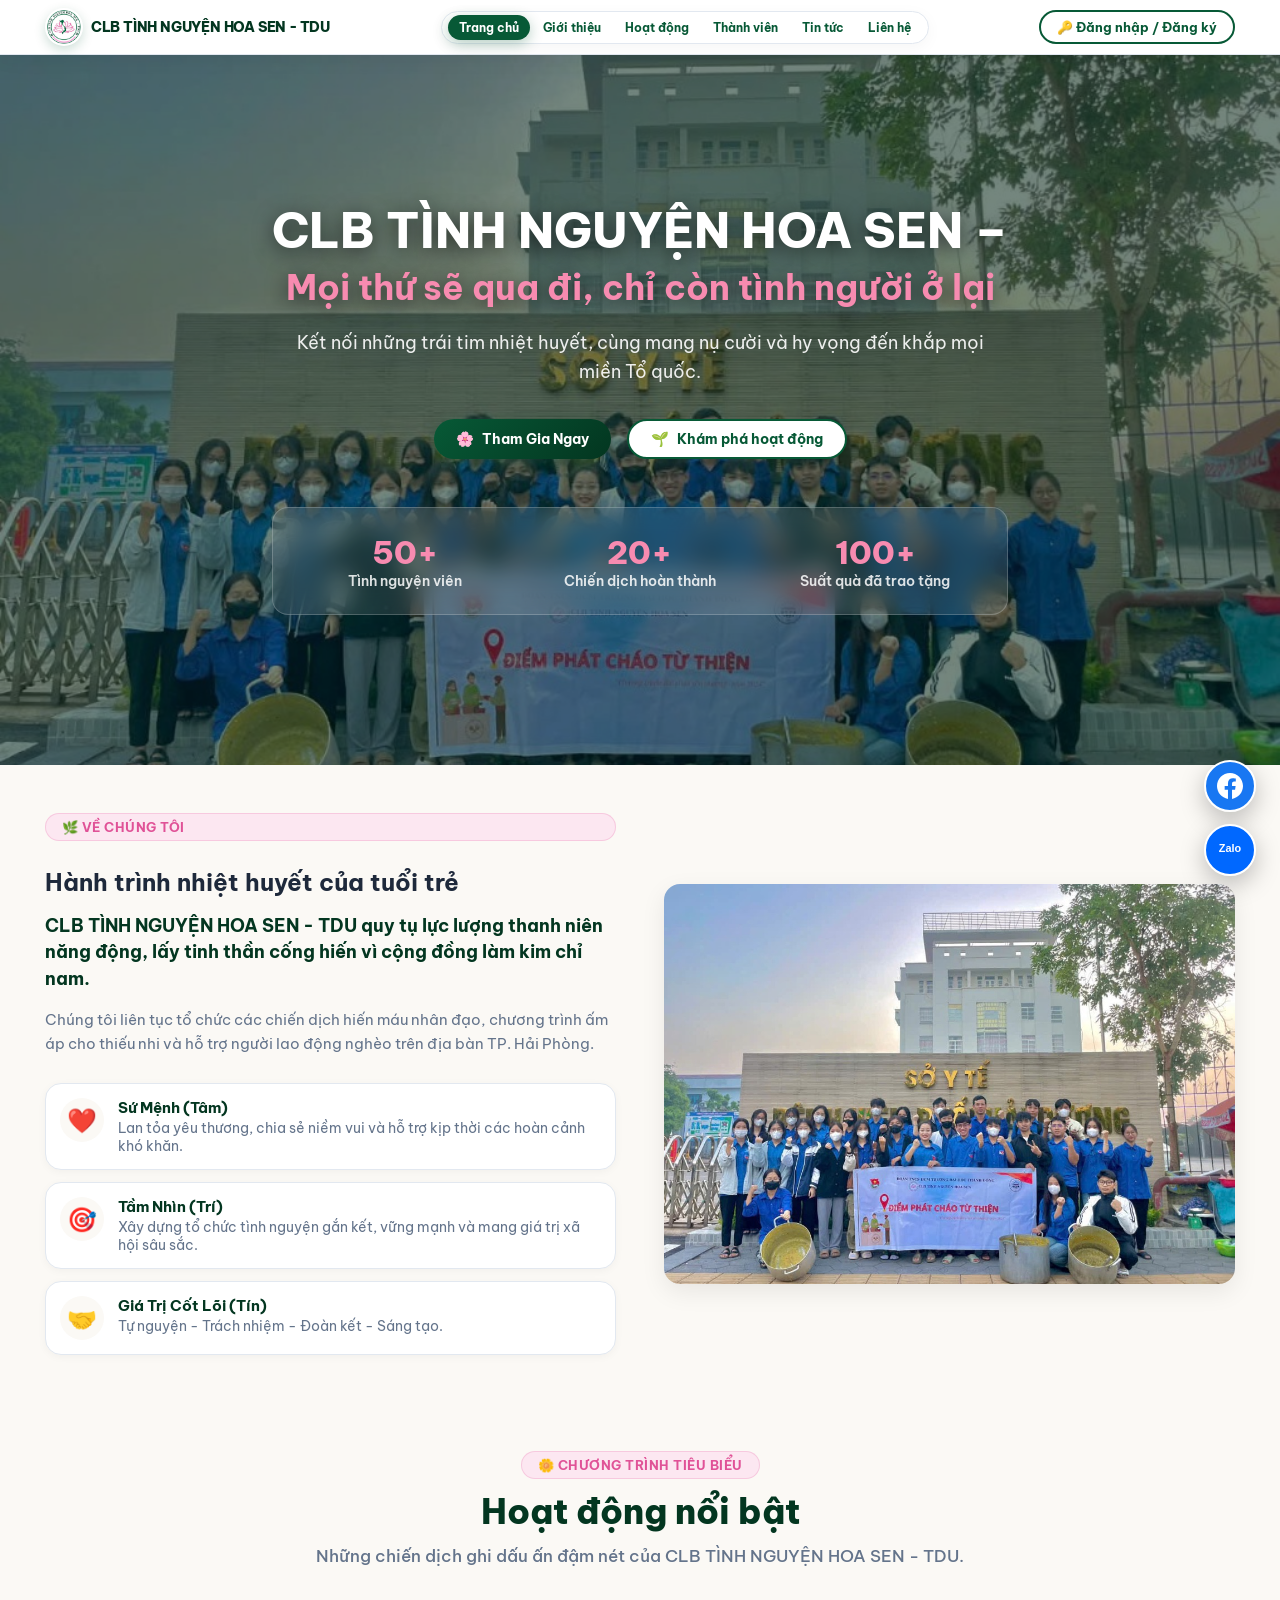
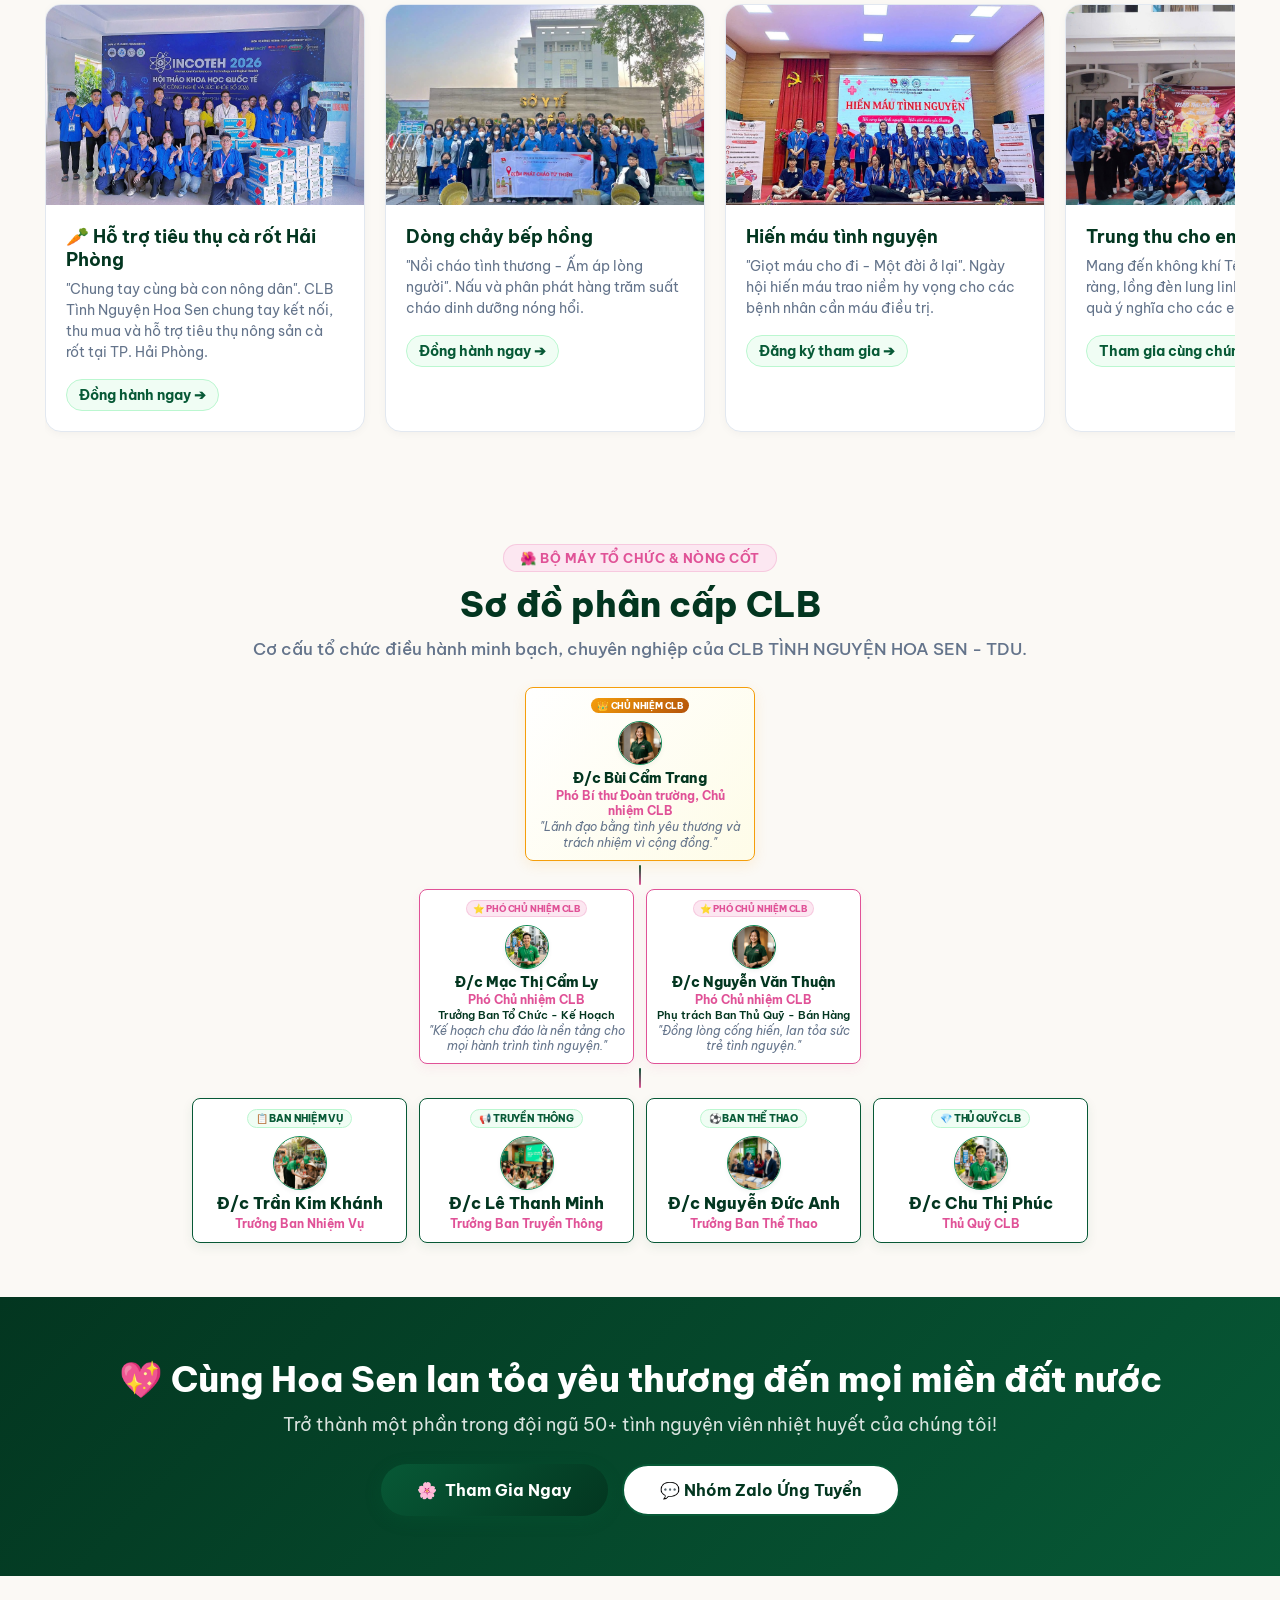
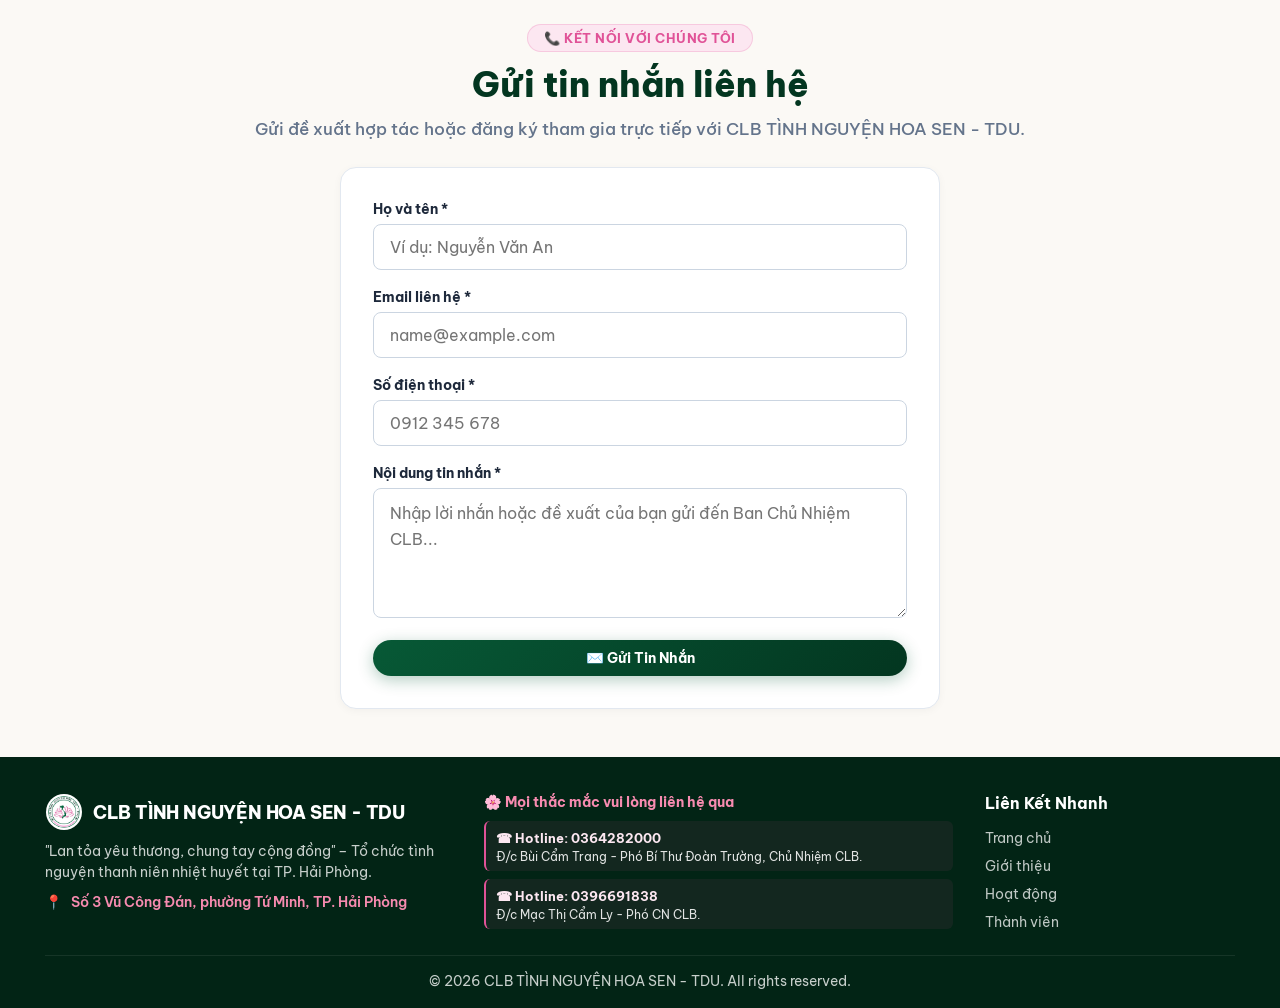
<file: public/index.html>
<!DOCTYPE html>
<html lang="vi">
<head>
    <meta charset="UTF-8">
    <meta name="viewport" content="width=device-width, initial-scale=1.0, maximum-scale=1.0, user-scalable=no">
    <title>CLB TÌNH NGUYỆN HOA SEN - TDU</title>
    <meta name="description" content="Trang web chính thức của CLB TÌNH NGUYỆN HOA SEN - TDU tại TP. Hải Phòng. Đội ngũ 50+ tình nguyện viên, 20+ chiến dịch hoàn thành, 100+ suất quà trao tặng.">
    <link rel="preconnect" href="https://fonts.googleapis.com">
    <link rel="preconnect" href="https://fonts.gstatic.com" crossorigin>
    <link href="https://fonts.googleapis.com/css2?family=Be+Vietnam+Pro:ital,wght@0,300;0,400;0,500;0,600;0,700;0,800;0,900;1,400;1,600&family=Plus+Jakarta+Sans:ital,wght@0,400;0,500;0,600;0,700;0,800;1,400;1,600&display=swap" rel="stylesheet">
    <link rel="stylesheet" href="css/style.css">
</head>
<body>

    <!-- ====================================================================
         HEADER (THANH MENU NGANG & NAV MOBILE RESPONSIVE TỐI ƯU 100%)
         ==================================================================== -->
    <header class="header" id="header">
        <div class="container header-container">
            <a href="#hero" class="logo">
                <div class="logo-wrapper">
                    <img src="images/logo.png" alt="Logo CLB Tình Nguyện Hoa Sen" class="logo-img" onerror="this.style.display='none'; this.nextElementSibling.style.display='inline-flex';">
                    <span class="logo-fallback-svg" style="display: none;">
                        <svg viewBox="0 0 100 100" width="38" height="38" xmlns="http://www.w3.org/2000/svg">
                            <circle cx="50" cy="50" r="48" fill="#075936" stroke="#f59e0b" stroke-width="3"/>
                            <path d="M50 20 C60 38, 75 45, 80 60 C75 75, 60 80, 50 82 C40 80, 25 75, 20 60 C25 45, 40 38, 50 20 Z" fill="#e05297"/>
                            <path d="M50 28 C57 42, 68 48, 72 60 C68 70, 57 74, 50 76 C43 74, 32 70, 28 60 C32 48, 43 42, 50 28 Z" fill="#ffffff"/>
                            <circle cx="50" cy="62" r="6" fill="#f59e0b"/>
                        </svg>
                    </span>
                </div>
                <span class="js-clb-name logo-text">CLB TÌNH NGUYỆN HOA SEN - TDU</span>
            </a>

            <!-- Thanh Menu Ngang & Drawer Mobile Smooth -->
            <nav>
                <ul class="nav-menu">
                    <li><a href="#hero" class="nav-link active">Trang chủ</a></li>
                    <li><a href="#about" class="nav-link">Giới thiệu</a></li>
                    <li><a href="#activities" class="nav-link">Hoạt động</a></li>
                    <li><a href="#members" class="nav-link">Thành viên</a></li>
                    <li><a href="#news" class="nav-link">Tin tức</a></li>
                    <li><a href="#contact" class="nav-link">Liên hệ</a></li>
                </ul>
            </nav>

            <!-- Gộp Nút Đăng nhập góc phải Header -->
            <div class="header-actions">
                <button class="btn btn-secondary" id="openUnifiedLoginBtn">🔑 Đăng nhập / Đăng ký</button>
                <div class="mobile-toggle" aria-label="Mở menu di động">☰</div>
            </div>
        </div>
    </header>

    <!-- ====================================================================
         BANNER CHÍNH (HERO CAROUSEL TRƯỢT PHẢI - MOBILE OPTIMIZED)
         ==================================================================== -->
    <section class="hero" id="hero">
        <div class="banner-carousel">
            <div class="banner-slide active" style="background-image: url('images/banner1.jpg');"></div>
            <div class="banner-slide" style="background-image: url('images/banner2.jpg');"></div>
            <div class="banner-slide" style="background-image: url('images/banner3.jpg');"></div>
            <div class="banner-slide" style="background-image: url('images/banner4.jpg');"></div>
            <div class="banner-slide" style="background-image: url('images/banner5.jpg');"></div>
            <div class="banner-slide" style="background-image: url('images/banner6.jpg');"></div>
            <div class="banner-slide" style="background-image: url('images/banner7.jpg');"></div>
            <div class="banner-slide" style="background-image: url('images/banner8.jpg');"></div>
            <div class="banner-slide" style="background-image: url('images/banner9.jpg');"></div>
        </div>

        <div class="container hero-content">
            <h1 class="hero-title" id="heroTitleDisplay">
                CLB TÌNH NGUYỆN HOA SEN – <span>Mọi thứ sẽ qua đi, chỉ còn tình người ở lại</span>
            </h1>
            
            <p class="hero-desc" id="heroSubtitleDisplay">
                Kết nối những trái tim nhiệt huyết, cùng mang nụ cười và hy vọng đến khắp mọi miền Tổ quốc.
            </p>

            <div class="hero-actions">
                <button class="btn btn-primary js-open-register">
                    <span>🌸</span> Tham Gia Ngay
                </button>
                <a href="#activities" class="btn btn-secondary">
                    <span>🌱</span> Khám phá hoạt động
                </a>
            </div>

            <!-- Thống kê chính xác - Fits nicely on Mobile & Desktop -->
            <div class="hero-stats">
                <div class="stat-item">
                    <div class="stat-number" id="statMembersDisplay">50+</div>
                    <div class="stat-label">Tình nguyện viên</div>
                </div>
                <div class="stat-item">
                    <div class="stat-number" id="statCampaignsDisplay">20+</div>
                    <div class="stat-label">Chiến dịch hoàn thành</div>
                </div>
                <div class="stat-item">
                    <div class="stat-number" id="statGiftsDisplay">100+</div>
                    <div class="stat-label">Suất quà đã trao tặng</div>
                </div>
            </div>
        </div>
    </section>

    <!-- ====================================================================
         GIỚI THIỆU CLB
         ==================================================================== -->
    <section class="about" id="about">
        <div class="container">
            <div class="about-grid">
                <div class="about-content">
                    <div class="section-tag">🌿 Về Chúng Tôi</div>
                    <h2 id="aboutTitleDisplay">Hành trình nhiệt huyết của tuổi trẻ</h2>
                    <p class="about-lead" id="aboutLeadDisplay">
                        CLB TÌNH NGUYỆN HOA SEN - TDU quy tụ lực lượng thanh niên năng động, lấy tinh thần cống hiến vì cộng đồng làm kim chỉ nam.
                    </p>
                    <p class="about-text" id="aboutTextDisplay">
                        Chúng tôi liên tục tổ chức các chiến dịch hiến máu nhân đạo, chương trình ấm áp cho thiếu nhi và hỗ trợ người lao động nghèo trên địa bàn TP. Hải Phòng.
                    </p>

                    <div class="values-list" id="aboutValuesList">
                        <div class="value-card">
                            <div class="value-icon">❤️</div>
                            <div>
                                <div class="value-title">Sứ Mệnh (Tâm)</div>
                                <div class="value-desc">Lan tỏa yêu thương, chia sẻ niềm vui và hỗ trợ kịp thời các hoàn cảnh khó khăn.</div>
                            </div>
                        </div>

                        <div class="value-card">
                            <div class="value-icon">🎯</div>
                            <div>
                                <div class="value-title">Tầm Nhìn (Trí)</div>
                                <div class="value-desc">Xây dựng tổ chức tình nguyện gắn kết, vững mạnh và mang giá trị xã hội sâu sắc.</div>
                            </div>
                        </div>

                        <div class="value-card">
                            <div class="value-icon">🤝</div>
                            <div>
                                <div class="value-title">Giá Trị Cốt Lõi (Tín)</div>
                                <div class="value-desc">Tự nguyện - Trách nhiệm - Đoàn kết - Sáng tạo.</div>
                            </div>
                        </div>
                    </div>
                </div>

                <div class="about-media">
                    <div class="media-wrapper">
                        <div class="about-media-slide active" style="background-image: url('images/banner1.jpg');"></div>
                        <div class="about-media-slide" style="background-image: url('images/banner2.jpg');"></div>
                        <div class="about-media-slide" style="background-image: url('images/banner3.jpg');"></div>
                        <div class="about-media-slide" style="background-image: url('images/banner4.jpg');"></div>
                        <div class="about-media-slide" style="background-image: url('images/banner5.jpg');"></div>
                        <div class="about-media-slide" style="background-image: url('images/banner6.jpg');"></div>
                        <div class="about-media-slide" style="background-image: url('images/banner7.jpg');"></div>
                        <div class="about-media-slide" style="background-image: url('images/banner8.jpg');"></div>
                        <div class="about-media-slide" style="background-image: url('images/banner9.jpg');"></div>
                    </div>
                </div>
            </div>
        </div>
    </section>

    <!-- ====================================================================
         HOẠT ĐỘNG NỔI BẬT (TOUCH SWIPE MOBILE OPTIMIZED)
         ==================================================================== -->
    <section class="activities" id="activities">
        <div class="container">
            <div class="section-header">
                <div class="section-tag">🌼 Chương Trình Tiêu Biểu</div>
                <h2 class="section-title">Hoạt động nổi bật</h2>
                <p class="section-subtitle">Những chiến dịch ghi dấu ấn đậm nét của CLB TÌNH NGUYỆN HOA SEN - TDU.</p>
            </div>

            <div class="activities-slider-outer">
                <div class="activities-grid-slider" id="activitiesGrid">
                    <div class="activity-card">
                        <div class="card-img-holder">
                            <img src="images/carrots_support.jpg" alt="Chung tay hỗ trợ tiêu thụ cà rốt Hải Phòng">
                        </div>
                        <div class="card-body">
                            <h3 class="card-title">🥕 Hỗ trợ tiêu thụ cà rốt Hải Phòng</h3>
                            <p class="card-text">"Chung tay cùng bà con nông dân". CLB Tình Nguyện Hoa Sen chung tay kết nối, thu mua và hỗ trợ tiêu thụ nông sản cà rốt tại TP. Hải Phòng.</p>
                            <a href="javascript:void(0)" class="card-link js-open-register">Đồng hành ngay ➔</a>
                        </div>
                    </div>

                    <div class="activity-card">
                        <div class="card-img-holder">
                            <img src="images/banner1.jpg" alt="Dòng chảy bếp hồng">
                        </div>
                        <div class="card-body">
                            <h3 class="card-title">Dòng chảy bếp hồng</h3>
                            <p class="card-text">"Nồi cháo tình thương - Ấm áp lòng người". Nấu và phân phát hàng trăm suất cháo dinh dưỡng nóng hổi.</p>
                            <a href="javascript:void(0)" class="card-link js-open-register">Đồng hành ngay ➔</a>
                        </div>
                    </div>

                    <div class="activity-card">
                        <div class="card-img-holder">
                            <img src="images/banner2.jpg" alt="Hiến máu tình nguyện">
                        </div>
                        <div class="card-body">
                            <h3 class="card-title">Hiến máu tình nguyện</h3>
                            <p class="card-text">"Giọt máu cho đi - Một đời ở lại". Ngày hội hiến máu trao niềm hy vọng cho các bệnh nhân cần máu điều trị.</p>
                            <a href="javascript:void(0)" class="card-link js-open-register">Đăng ký tham gia ➔</a>
                        </div>
                    </div>

                    <div class="activity-card">
                        <div class="card-img-holder">
                            <img src="images/banner3.jpg" alt="Trung thu cho em">
                        </div>
                        <div class="card-body">
                            <h3 class="card-title">Trung thu cho em</h3>
                            <p class="card-text">Mang đến không khí Tết Trung thu rộn ràng, lồng đèn lung linh và những phần quà ý nghĩa cho các em nhỏ.</p>
                            <a href="javascript:void(0)" class="card-link js-open-register">Tham gia cùng chúng tôi ➔</a>
                        </div>
                    </div>

                    <div class="activity-card">
                        <div class="card-img-holder">
                            <img src="images/banner4.jpg" alt="Kỷ niệm 5 năm">
                        </div>
                        <div class="card-body">
                            <h3 class="card-title">Kỷ niệm 5 năm thành lập</h3>
                            <p class="card-text">Lễ kỷ niệm chặng đường 5 năm cống hiến vì cộng đồng của CLB Tình Nguyện Hoa Sen - Cơm An.</p>
                            <a href="javascript:void(0)" class="card-link js-open-register">Tìm hiểu thêm ➔</a>
                        </div>
                    </div>

                    <div class="activity-card">
                        <div class="card-img-holder">
                            <img src="images/xuanam.jpg" alt="Xuân ấm tình thương">
                        </div>
                        <div class="card-body">
                            <h3 class="card-title">Xuân ấm tình thương</h3>
                            <p class="card-text">Trao tặng những phần quà Tết ý nghĩa, áo ấm và nhu yếu phẩm đến các hộ gia đình và trẻ em có hoàn cảnh khó khăn.</p>
                            <a href="javascript:void(0)" class="card-link js-open-register">Đồng hành ngay ➔</a>
                        </div>
                    </div>
                </div>
            </div>
        </div>
    </section>

    <!-- ====================================================================
         SƠ ĐỒ TỔ CHỨC PHÂN CẤP CLB (HIERARCHICAL ORG CHART)
         ==================================================================== -->
    <section class="members" id="members">
        <div class="container">
            <div class="section-header">
                <div class="section-tag">🌺 Bộ Máy Tổ Chức & Nòng Cốt</div>
                <h2 class="section-title">Sơ đồ phân cấp CLB</h2>
                <p class="section-subtitle">Cơ cấu tổ chức điều hành minh bạch, chuyên nghiệp của CLB TÌNH NGUYỆN HOA SEN - TDU.</p>
            </div>

            <!-- ORG CHART TREE WRAPPER -->
            <div class="org-tree-container">
                <!-- TẦNG 1: CHỦ NHIỆM CLB (LEVEL 1) -->
                <div class="org-level level-1">
                    <div class="org-card card-president">
                        <div class="org-badge">👑 CHỦ NHIỆM CLB</div>
                        <div class="org-avatar">
                            <img src="images/pres.jpg" alt="Đ/c Bùi Cẩm Trang">
                        </div>
                        <h3 class="org-name">Đ/c Bùi Cẩm Trang</h3>
                        <div class="org-role">Phó Bí thư Đoàn trường, Chủ nhiệm CLB</div>
                        <p class="org-quote">"Lãnh đạo bằng tình yêu thương và trách nhiệm vì cộng đồng."</p>
                    </div>
                </div>

                <!-- ĐƯỜNG NỐI DỌC CÂN ĐỐI -->
                <div class="org-connector-vertical"></div>

                <!-- TẦNG 2: PHÓ CHỦ NHIỆM CLB (LEVEL 2) -->
                <div class="org-level level-2">
                    <div class="org-row">
                        <div class="org-card card-vpres">
                            <div class="org-badge">⭐ PHÓ CHỦ NHIỆM CLB</div>
                            <div class="org-avatar">
                                <img src="images/vpres.jpg" alt="Đ/c Mạc Thị Cẩm Ly">
                            </div>
                            <h3 class="org-name">Đ/c Mạc Thị Cẩm Ly</h3>
                            <div class="org-role">Phó Chủ nhiệm CLB<span class="org-sub-role">Trưởng Ban Tổ Chức - Kế Hoạch</span></div>
                            <p class="org-quote">"Kế hoạch chu đáo là nền tảng cho mọi hành trình tình nguyện."</p>
                        </div>

                        <div class="org-card card-vpres">
                            <div class="org-badge">⭐ PHÓ CHỦ NHIỆM CLB</div>
                            <div class="org-avatar">
                                <img src="images/pres.jpg" alt="Đ/c Nguyễn Văn Thuận">
                            </div>
                            <h3 class="org-name">Đ/c Nguyễn Văn Thuận</h3>
                            <div class="org-role">Phó Chủ nhiệm CLB<span class="org-sub-role">Phụ trách Ban Thủ Quỹ - Bán Hàng</span></div>
                            <p class="org-quote">"Đồng lòng cống hiến, lan tỏa sức trẻ tình nguyện."</p>
                        </div>
                    </div>
                </div>

                <!-- ĐƯỜNG NỐI DỌC CÂN ĐỐI -->
                <div class="org-connector-vertical"></div>

                <!-- TẦNG 3: CÁC BAN NGÀNH & TRƯỞNG BAN (LEVEL 3 - ĐỒNG BỘ ĐẸP NHƯ TẦNG 1 & 2) -->
                <div class="org-level level-3">
                    <div class="org-row">
                        <!-- BAN NHIỆM VỤ -->
                        <div class="org-card card-dept">
                            <div class="org-badge">📋 BAN NHIỆM VỤ</div>
                            <div class="org-avatar">
                                <img src="images/charity.jpg" alt="Đ/c Trần Kim Khánh">
                            </div>
                            <h3 class="org-name">Đ/c Trần Kim Khánh</h3>
                            <div class="org-role">Trưởng Ban Nhiệm Vụ</div>
                        </div>

                        <!-- BAN PHONG TRÀO - TRUYỀN THÔNG -->
                        <div class="org-card card-dept">
                            <div class="org-badge">📢 TRUYỀN THÔNG</div>
                            <div class="org-avatar">
                                <img src="images/workshop.jpg" alt="Đ/c Lê Thanh Minh">
                            </div>
                            <h3 class="org-name">Đ/c Lê Thanh Minh</h3>
                            <div class="org-role">Trưởng Ban Truyền Thông</div>
                        </div>

                        <!-- BAN THỂ THAO -->
                        <div class="org-card card-dept">
                            <div class="org-badge">⚽ BAN THỂ THAO</div>
                            <div class="org-avatar">
                                <img src="images/student.jpg" alt="Đ/c Nguyễn Đức Anh">
                            </div>
                            <h3 class="org-name">Đ/c Nguyễn Đức Anh</h3>
                            <div class="org-role">Trưởng Ban Thể Thao</div>
                        </div>

                        <!-- THỦ QUỸ CLB -->
                        <div class="org-card card-dept">
                            <div class="org-badge">💎 THỦ QUỸ CLB</div>
                            <div class="org-avatar">
                                <img src="images/vpres.jpg" alt="Đ/c Chu Thị Phúc">
                            </div>
                            <h3 class="org-name">Đ/c Chu Thị Phúc</h3>
                            <div class="org-role">Thủ Quỹ CLB</div>
                        </div>
                    </div>
                </div>

            </div>
        </div>
    </section>

    <!-- ====================================================================
         KÊU GỌI THAM GIA
         ==================================================================== -->
    <section class="cta-banner">
        <div class="container cta-box">
            <h2 class="cta-title">💖 Cùng Hoa Sen lan tỏa yêu thương đến mọi miền đất nước</h2>
            <p class="cta-desc">Trở thành một phần trong đội ngũ 50+ tình nguyện viên nhiệt huyết của chúng tôi!</p>
            <div style="display: flex; gap: 14px; justify-content: center; flex-wrap: wrap;">
                <button class="btn btn-primary btn-cta-lg js-open-register">
                    <span>🌸</span> Tham Gia Ngay
                </button>
                <a href="https://zalo.me/g/bxsplwuxbc63rbsmizrt" target="_blank" class="btn btn-secondary btn-cta-lg js-protected-zalo" style="background: #ffffff; color: var(--primary-dark);">
                    💬 Nhóm Zalo Ứng Tuyển
                </a>
            </div>
        </div>
    </section>

    <!-- ====================================================================
         LIÊN HỆ
         ==================================================================== -->
    <section class="contact" id="contact">
        <div class="container">
            <div class="section-header">
                <div class="section-tag">📞 Kết Nối Với Chúng Tôi</div>
                <h2 class="section-title">Gửi tin nhắn liên hệ</h2>
                <p class="section-subtitle">Gửi đề xuất hợp tác hoặc đăng ký tham gia trực tiếp với CLB TÌNH NGUYỆN HOA SEN - TDU.</p>
            </div>

            <div class="contact-grid-single">
                <div class="contact-form-card">
                    <form id="contactForm">
                        <div class="form-group">
                            <label class="form-label" for="contactName">Họ và tên *</label>
                            <input type="text" id="contactName" class="form-input" placeholder="Ví dụ: Nguyễn Văn An" required>
                        </div>

                        <div class="form-group">
                            <label class="form-label" for="contactEmail">Email liên hệ *</label>
                            <input type="email" id="contactEmail" class="form-input" placeholder="name@example.com" required>
                        </div>

                        <div class="form-group">
                            <label class="form-label" for="contactPhone">Số điện thoại *</label>
                            <input type="tel" id="contactPhone" class="form-input" placeholder="0912 345 678" required>
                        </div>

                        <div class="form-group">
                            <label class="form-label" for="contactMessage">Nội dung tin nhắn *</label>
                            <textarea id="contactMessage" name="contactMessage" class="form-textarea" rows="4" placeholder="Nhập lời nhắn hoặc đề xuất của bạn gửi đến Ban Chủ Nhiệm CLB..." required></textarea>
                        </div>

                        <button type="submit" class="btn btn-primary" style="width: 100%;">
                            ✉️ Gửi Tin Nhắn
                        </button>
                    </form>
                </div>
            </div>
        </div>
    </section>

    <!-- ====================================================================
         FOOTER
         ==================================================================== -->
    <footer class="footer">
        <div class="container">
            <div class="footer-grid">
                <div>
                    <div class="footer-logo">
                        <div class="logo-wrapper">
                            <img src="images/logo.png" alt="Logo CLB Tình Nguyện Hoa Sen" class="footer-logo-img" onerror="this.style.display='none'; this.nextElementSibling.style.display='inline-flex';">
                            <span class="logo-fallback-svg" style="display: none;">
                                <svg viewBox="0 0 100 100" width="36" height="36" xmlns="http://www.w3.org/2000/svg">
                                    <circle cx="50" cy="50" r="48" fill="#075936" stroke="#f59e0b" stroke-width="3"/>
                                    <path d="M50 20 C60 38, 75 45, 80 60 C75 75, 60 80, 50 82 C40 80, 25 75, 20 60 C25 45, 40 38, 50 20 Z" fill="#e05297"/>
                                    <path d="M50 28 C57 42, 68 48, 72 60 C68 70, 57 74, 50 76 C43 74, 32 70, 28 60 C32 48, 43 42, 50 28 Z" fill="#ffffff"/>
                                    <circle cx="50" cy="62" r="6" fill="#f59e0b"/>
                                </svg>
                            </span>
                        </div>
                        <span class="js-clb-name">CLB TÌNH NGUYỆN HOA SEN - TDU</span>
                    </div>
                    <p style="font-size: 0.88rem; line-height: 1.5;">
                        "Lan tỏa yêu thương, chung tay cộng đồng" – Tổ chức tình nguyện thanh niên nhiệt huyết tại TP. Hải Phòng.
                    </p>
                    <div class="footer-address-box">
                        <span>📍</span>
                        <span class="js-contact-address">Số 3 Vũ Công Đán, phường Tứ Minh, TP. Hải Phòng</span>
                    </div>
                </div>

                <div>
                    <h4 class="footer-heading" style="color: #f78bb0; margin-bottom: 10px; font-size: 0.88rem;">🌸 Mọi thắc mắc vui lòng liên hệ qua</h4>
                    <div style="display: flex; flex-direction: column; gap: 8px;">
                        <div style="background: rgba(224, 82, 151, 0.08); border-left: 2.5px solid #e05297; padding: 6px 10px; border-radius: 6px;">
                            <a href="tel:0364282000" style="color: #fce7f1; font-weight: 700; font-size: 0.84rem; text-decoration: none; display: inline-block;">☎ Hotline: 0364282000</a>
                            <div style="color: rgba(255,255,255,0.88); font-size: 0.76rem; margin-top: 2px; line-height: 1.3;">Đ/c Bùi Cẩm Trang - Phó Bí Thư Đoàn Trường, Chủ Nhiệm CLB.</div>
                        </div>
                        <div style="background: rgba(224, 82, 151, 0.08); border-left: 2.5px solid #e05297; padding: 6px 10px; border-radius: 6px;">
                            <a href="tel:0396691838" style="color: #fce7f1; font-weight: 700; font-size: 0.84rem; text-decoration: none; display: inline-block;">☎ Hotline: 0396691838</a>
                            <div style="color: rgba(255,255,255,0.88); font-size: 0.76rem; margin-top: 2px; line-height: 1.3;">Đ/c Mạc Thị Cẩm Ly - Phó CN CLB.</div>
                        </div>
                    </div>
                </div>

                <div>
                    <h4 class="footer-heading">Liên Kết Nhanh</h4>
                    <ul class="footer-links">
                        <li><a href="#hero">Trang chủ</a></li>
                        <li><a href="#about">Giới thiệu</a></li>
                        <li><a href="#activities">Hoạt động</a></li>
                        <li><a href="#members">Thành viên</a></li>
                    </ul>
                </div>
            </div>

            <div class="footer-bottom">
                <p>© 2026 CLB TÌNH NGUYỆN HOA SEN - TDU. All rights reserved.</p>
            </div>
        </div>
    </footer>

    <!-- NÚT MẠNG XÃ HỘI TRÒN ĐỘNG CHỨA LOGO FACEBOOK VÀ ZALO INLINE HD SVG -->
    <div class="floating-social-box">
        <!-- LOGO FACEBOOK CHUẨN (INLINE HD VECTOR SVG) -->
        <a href="https://www.facebook.com/share/1JYARBM1M1/?mibextid=wwXIfr" target="_blank" class="floating-btn fb js-social-fb" title="Facebook CLB Hoa Sen">
            <svg width="26" height="26" viewBox="0 0 24 24" fill="none" xmlns="http://www.w3.org/2000/svg">
                <path d="M24 12.073c0-6.627-5.373-12-12-12s-12 5.373-12 12c0 5.99 4.388 10.954 10.125 11.854v-8.385H7.078v-3.47h3.047V9.43c0-3.007 1.792-4.669 4.533-4.669 1.312 0 2.686.235 2.686.235v2.953H15.83c-1.491 0-1.956.925-1.956 1.874v2.25h3.328l-.532 3.47h-2.796v8.385C19.612 23.027 24 18.062 24 12.073z" fill="#ffffff"/>
            </svg>
            <span class="btn-tooltip">Facebook CLB Hoa Sen</span>
        </a>

        <!-- LOGO ZALO CHUẨN XÁC (INLINE HD VECTOR SVG) -->
        <a href="https://zalo.me/g/bxsplwuxbc63rbsmizrt" target="_blank" class="floating-btn zalo js-protected-zalo" title="Nhóm Zalo Ứng Tuyển">
            <svg width="34" height="34" viewBox="0 0 500 500" fill="none" xmlns="http://www.w3.org/2000/svg">
                <path d="M438.5 168.6C423.7 72.8 335.7 0 230 0 103 0 0 103 0 230c0 46.9 14.1 90.6 38.3 127L7 483l131-34.3c35.4 20.3 76.4 31.8 120.1 31.8 127 0 230-103 230-230 0-28.7-5.3-56.2-19.6-81.9z" fill="#0068FF"/>
                <text x="250" y="275" font-size="160" font-weight="900" text-anchor="middle" fill="#ffffff" font-family="Arial, Helvetica, sans-serif">Zalo</text>
            </svg>
            <span class="btn-tooltip">Nhóm Zalo Ứng Tuyển CLB</span>
        </a>
    </div>

    <!-- MODAL ĐĂNG NHẬP & ĐĂNG KÝ TÀI KHOẢN -->
    <div class="modal-overlay" id="unifiedLoginModal">
        <div class="modal-box" style="max-width: 440px;">
            <button class="modal-close">&times;</button>
            
            <!-- Tab Switcher -->
            <div style="display: flex; background: #f1f5f9; border-radius: 12px; padding: 4px; margin-bottom: 20px;">
                <button type="button" id="tabLoginBtn" class="account-tab-btn active" style="flex: 1; padding: 8px; font-weight: 700; border: none; border-radius: 8px; cursor: pointer; background: #ffffff; color: var(--primary-dark); box-shadow: 0 2px 6px rgba(0,0,0,0.06);">🔑 Đăng Nhập</button>
                <button type="button" id="tabRegisterAccountBtn" class="account-tab-btn" style="flex: 1; padding: 8px; font-weight: 700; border: none; border-radius: 8px; cursor: pointer; background: transparent; color: var(--text-muted);">📝 Đăng Ký Tài Khoản</button>
            </div>

            <!-- FORM 1: ĐĂNG NHẬP -->
            <form id="unifiedLoginForm">
                <h3 style="font-size: 1.5rem; text-align: center; margin-bottom: 6px;">🔑 Đăng Nhập Hệ Thống</h3>
                <p style="color: var(--text-muted); font-size: 0.85rem; text-align: center; margin-bottom: 20px;">Nhập tài khoản để gửi đơn đăng ký hoặc truy cập Zalo</p>

                <div class="form-group">
                    <label class="form-label">Tên đăng nhập hoặc Email / SĐT *</label>
                    <input type="text" id="accountUser" class="form-input" placeholder="Tên đăng nhập / SĐT..." required>
                </div>
                <div class="form-group" style="margin-bottom: 24px;">
                    <label class="form-label">Mật khẩu *</label>
                    <input type="password" id="accountPass" class="form-input" placeholder="Mật khẩu..." required>
                </div>
                <button type="submit" class="btn btn-primary" style="width: 100%;">🔑 Đăng Nhập Ngay</button>
            </form>

            <!-- FORM 2: ĐĂNG KÝ TÀI KHOẢN MỚI -->
            <form id="unifiedCreateAccountForm" style="display: none;">
                <h3 style="font-size: 1.5rem; text-align: center; margin-bottom: 6px;">📝 Đăng Ký Tài Khoản Mới</h3>
                <p style="color: var(--text-muted); font-size: 0.85rem; text-align: center; margin-bottom: 20px;">Tạo tài khoản cá nhân với Họ tên và Mật khẩu</p>

                <div class="form-group">
                    <label class="form-label">Họ và tên người dùng *</label>
                    <input type="text" id="newAccFullName" class="form-input" placeholder="Ví dụ: Nguyễn Văn An" required>
                </div>
                <div class="form-group">
                    <label class="form-label">Tên đăng nhập / Số điện thoại *</label>
                    <input type="text" id="newAccUser" class="form-input" placeholder="Tên đăng nhập hoặc 0912..." required>
                </div>
                <div class="form-group">
                    <label class="form-label">Mật khẩu *</label>
                    <input type="password" id="newAccPass" class="form-input" placeholder="Nhập mật khẩu tự chọn..." required>
                </div>
                <div class="form-group" style="margin-bottom: 24px;">
                    <label class="form-label">Xác nhận mật khẩu *</label>
                    <input type="password" id="newAccPassConfirm" class="form-input" placeholder="Nhập lại mật khẩu..." required>
                </div>
                <button type="submit" class="btn btn-primary" style="width: 100%;">✨ Đăng Ký Tài Khoản</button>
            </form>
        </div>
    </div>

    <!-- MODAL REGISTRATION -->
    <div class="modal-overlay" id="registerModal">
        <div class="modal-box">
            <button class="modal-close">&times;</button>
            <h3 style="font-size: 1.8rem; margin-bottom: 4px;">🌸 Đơn Đăng Ký Tình Nguyện Viên</h3>
            <p style="color: var(--text-muted); margin-bottom: 16px;">Gia nhập gia đình CLB TÌNH NGUYỆN HOA SEN - TDU!</p>

            <!-- Banner Zalo Link Nổi Bật -->
            <div style="background: #eff6ff; border: 1.5px solid #93c5fd; border-radius: 12px; padding: 12px 16px; margin-bottom: 20px; display: flex; align-items: center; justify-content: space-between; gap: 12px; flex-wrap: wrap;">
                <div style="font-size: 0.88rem; color: #1e3a8a; font-weight: 700;">
                    💬 Hoặc tham gia trao đổi trực tiếp:
                </div>
                <a href="https://zalo.me/g/bxsplwuxbc63rbsmizrt" target="_blank" class="btn btn-primary js-protected-zalo" style="padding: 6px 14px; font-size: 0.85rem; background: #0068ff; box-shadow: 0 4px 12px rgba(0,104,255,0.3);">
                    👉 Nhóm Zalo Ứng Tuyển
                </a>
            </div>

            <form id="registerForm">
                <div class="form-group">
                    <label class="form-label">Họ và tên *</label>
                    <input type="text" id="regName" class="form-input" placeholder="Ví dụ: Nguyễn Văn An" required>
                </div>
                <div class="form-group">
                    <label class="form-label">Số điện thoại *</label>
                    <input type="tel" id="regPhone" class="form-input" placeholder="0912 345 678" required>
                </div>
                <div class="form-group">
                    <label class="form-label">Email *</label>
                    <input type="email" id="regEmail" class="form-input" placeholder="an@email.com" required>
                </div>
                <div class="form-group">
                    <label class="form-label">Trường / Chuyên ngành</label>
                    <input type="text" id="regUniversity" class="form-input" placeholder="Trường ĐH Hải Phòng...">
                </div>
                <div class="form-group">
                    <label class="form-label">Ghi chú / Đề xuất</label>
                    <textarea id="regMotivation" class="form-textarea" style="min-height: 90px;" placeholder="Ghi chú thêm về bản thân hoặc nguyện vọng..."></textarea>
                </div>
                <button type="submit" class="btn btn-primary" style="width: 100%;">🌸 Gửi Đăng Ký (Gửi Ban Chủ Nhiệm)</button>
            </form>
        </div>
    </div>

    <script src="js/main.js"></script>
</body>
</html>
</file>
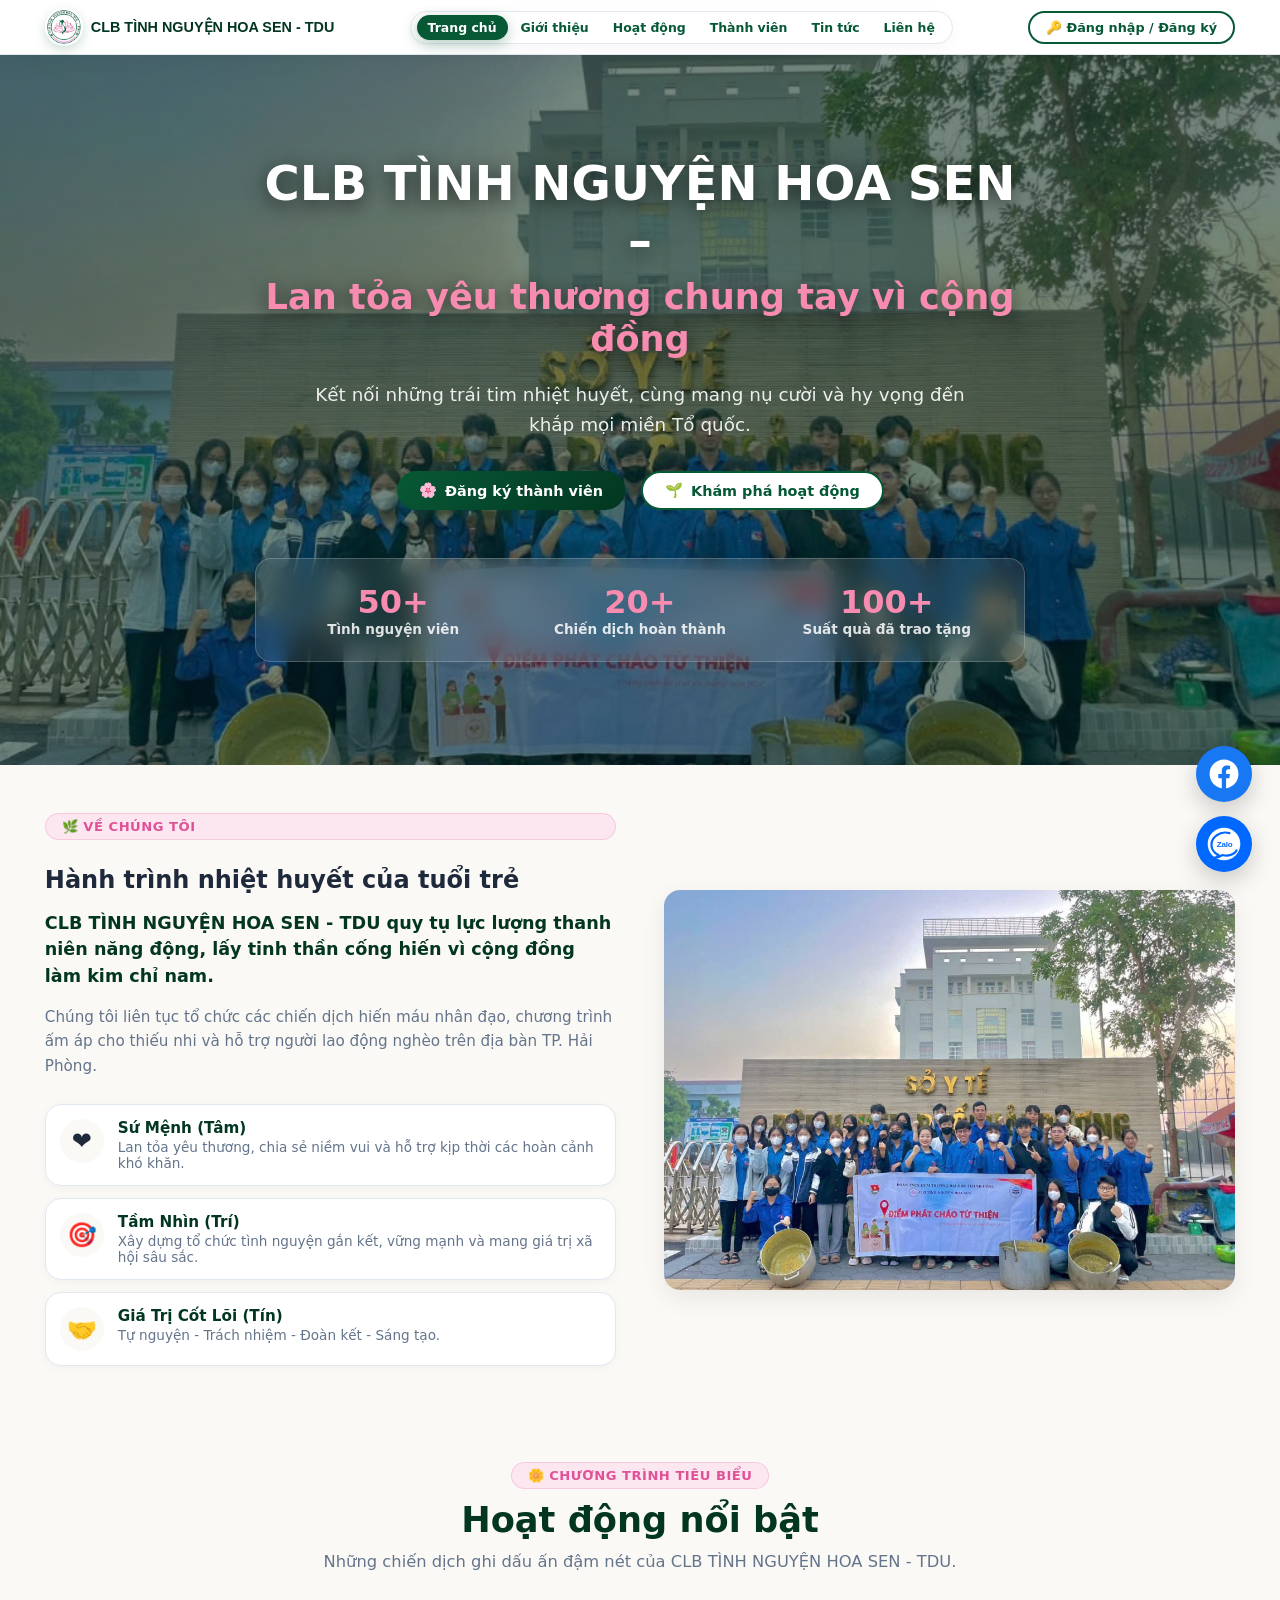
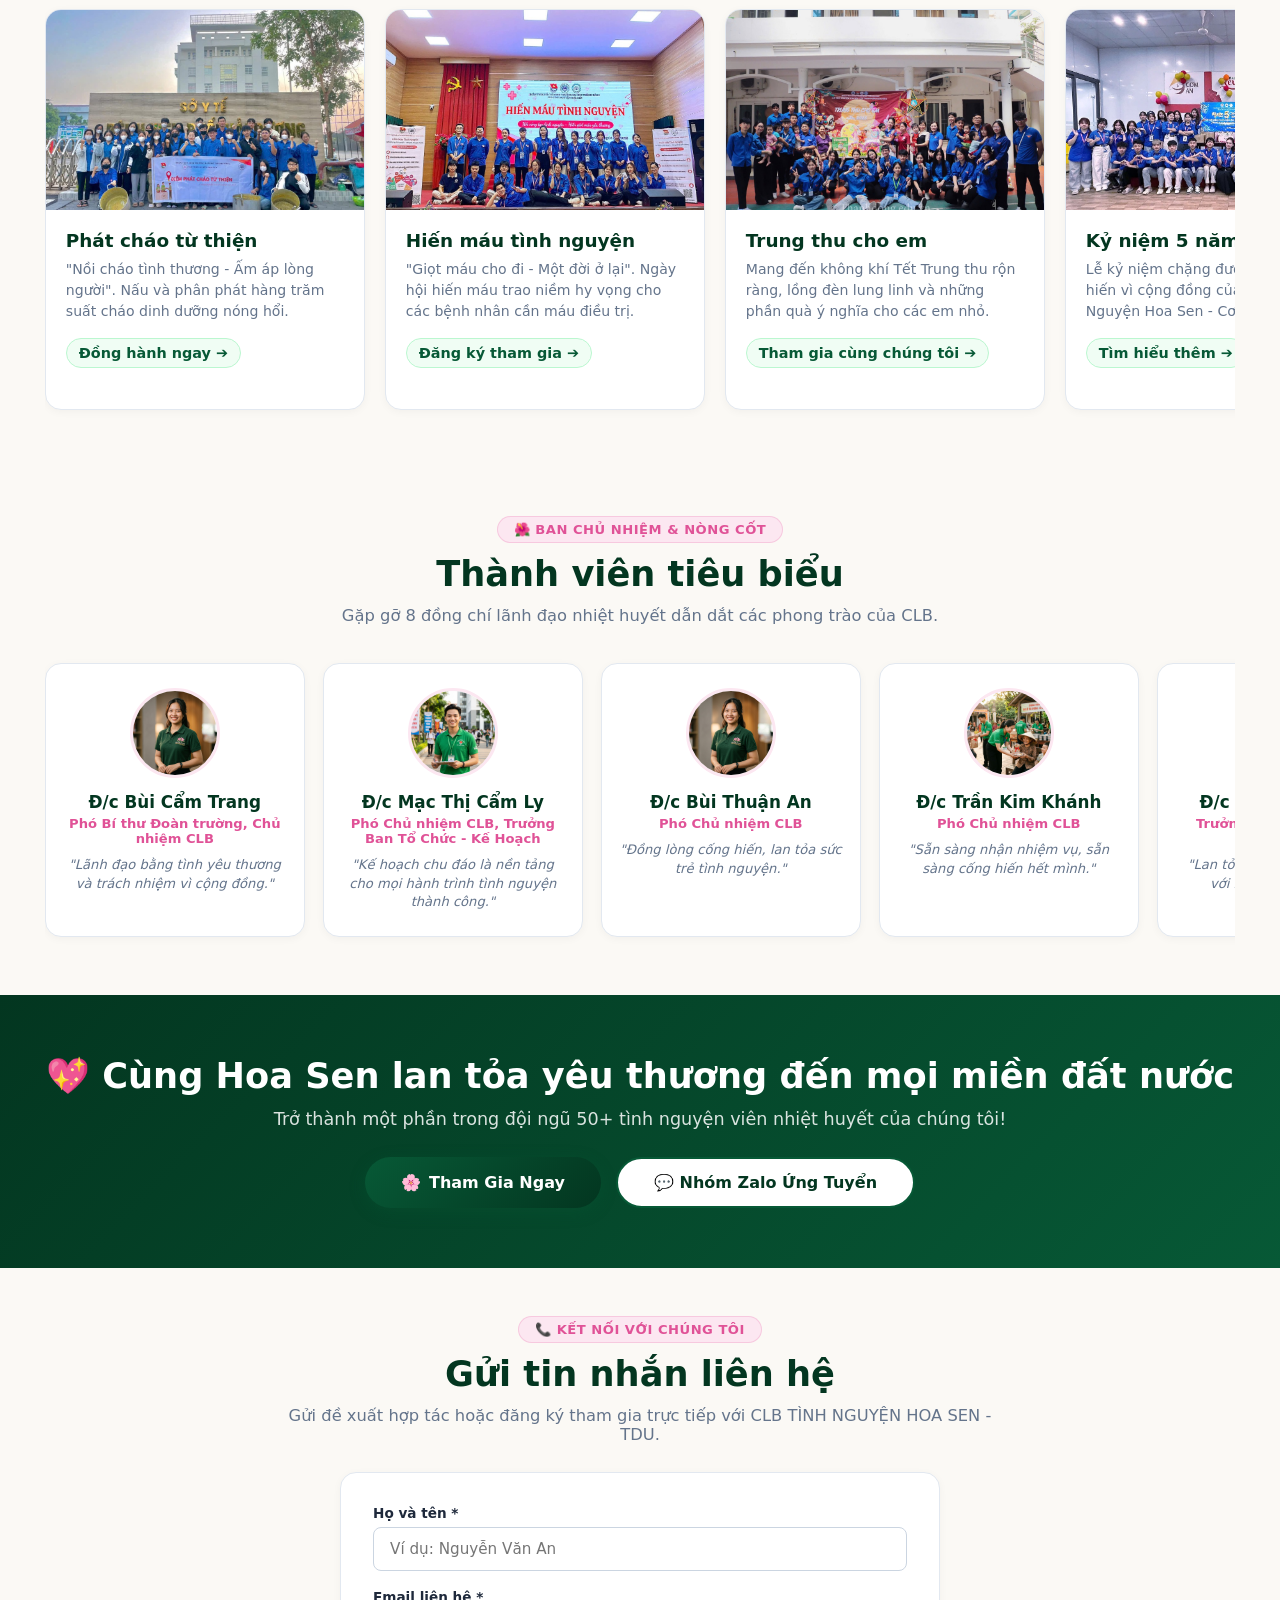
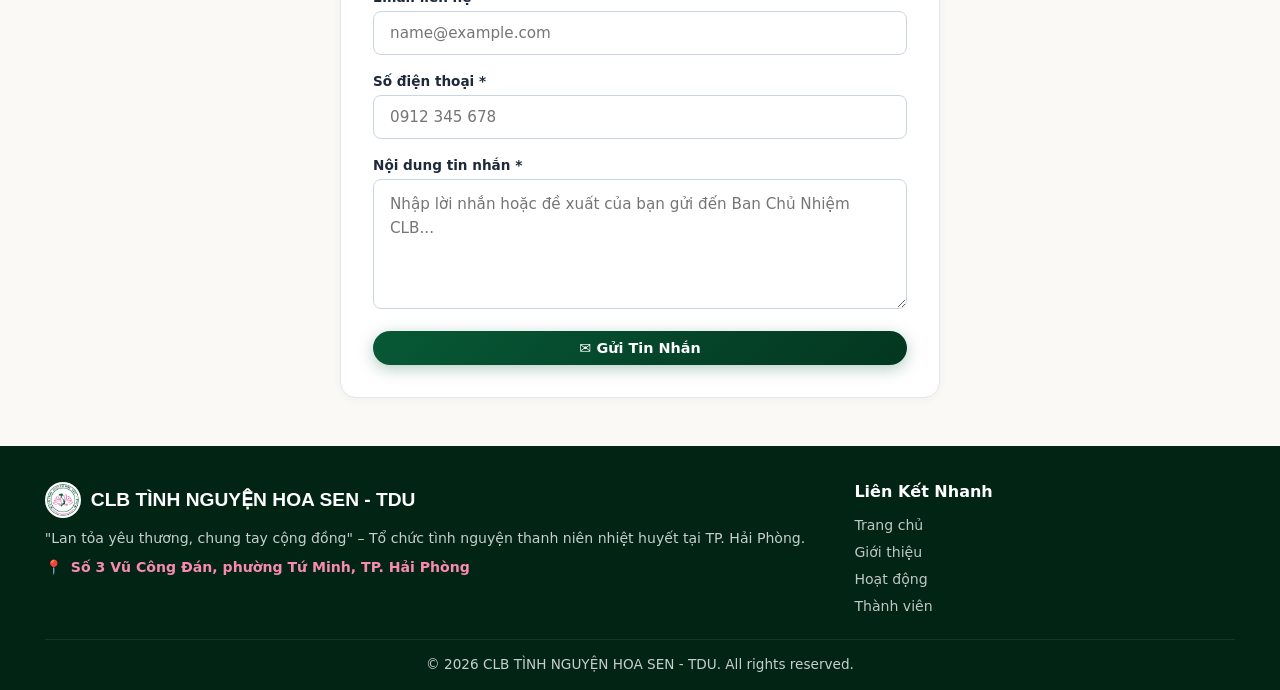
<file: GT_CLB/public/index.html>
<!DOCTYPE html>
<html lang="vi">
<head>
    <meta charset="UTF-8">
    <meta name="viewport" content="width=device-width, initial-scale=1.0">
    <title>CLB TÌNH NGUYỆN HOA SEN - TDU</title>
    <meta name="description" content="Trang web chính thức của CLB TÌNH NGUYỆN HOA SEN - TDU tại TP. Hải Phòng. Đội ngũ 50+ tình nguyện viên, 20+ chiến dịch hoàn thành, 100+ suất quà trao tặng.">
    <link rel="stylesheet" href="css/style.css">
</head>
<body>

    <!-- ====================================================================
         HEADER (THANH MENU NGANG 100% MÀU TRẮNG TINH KHIẾT)
         ==================================================================== -->
    <header class="header" id="header">
        <div class="container header-container">
            <a href="#hero" class="logo">
                <img src="images/logo.png" alt="Logo CLB Tình Nguyện Hoa Sen" class="logo-img">
                <span class="js-clb-name">CLB TÌNH NGUYỆN HOA SEN - TDU</span>
            </a>

            <!-- Thanh Menu Ngang Màu Trắng Tinh Tế -->
            <nav>
                <ul class="nav-menu">
                    <li><a href="#hero" class="nav-link active">Trang chủ</a></li>
                    <li><a href="#about" class="nav-link">Giới thiệu</a></li>
                    <li><a href="#activities" class="nav-link">Hoạt động</a></li>
                    <li><a href="#members" class="nav-link">Thành viên</a></li>
                    <li><a href="#news" class="nav-link">Tin tức</a></li>
                    <li><a href="#contact" class="nav-link">Liên hệ</a></li>
                    <li class="mobile-login-item" style="display: none;"><a href="javascript:void(0)" class="nav-link js-open-login-modal" style="color: var(--accent-pink);">🔑 Đăng nhập / Đăng ký</a></li>
                </ul>
            </nav>

            <!-- Gộp Nút Đăng nhập góc phải Header -->
            <div class="header-actions">
                <button class="btn btn-secondary" id="openUnifiedLoginBtn">🔑 Đăng nhập / Đăng ký</button>
                <div class="mobile-toggle">☰</div>
            </div>
        </div>
    </header>

    <!-- ====================================================================
         BANNER CHÍNH (HERO CAROUSEL TRƯỢT SANG PHẢI VỚI BỘ 9 ẢNH THỰC TẾ ĐẦY ĐỦ)
         ==================================================================== -->
    <section class="hero" id="hero">
        <div class="banner-carousel">
            <div class="banner-slide active" style="background-image: url('images/banner1.jpg');"></div>
            <div class="banner-slide" style="background-image: url('images/banner2.jpg');"></div>
            <div class="banner-slide" style="background-image: url('images/banner3.jpg');"></div>
            <div class="banner-slide" style="background-image: url('images/banner4.jpg');"></div>
            <div class="banner-slide" style="background-image: url('images/banner5.jpg');"></div>
            <div class="banner-slide" style="background-image: url('images/banner6.jpg');"></div>
            <div class="banner-slide" style="background-image: url('images/banner7.jpg');"></div>
            <div class="banner-slide" style="background-image: url('images/banner8.jpg');"></div>
            <div class="banner-slide" style="background-image: url('images/banner9.jpg');"></div>
        </div>

        <div class="container hero-content">
            <h1 class="hero-title" id="heroTitleDisplay">
                CLB TÌNH NGUYỆN HOA SEN – <span>Lan tỏa yêu thương chung tay vì cộng đồng</span>
            </h1>
            
            <p class="hero-desc" id="heroSubtitleDisplay">
                Kết nối những trái tim nhiệt huyết, cùng mang nụ cười và hy vọng đến khắp mọi miền Tổ quốc.
            </p>

            <div class="hero-actions">
                <button class="btn btn-primary js-open-register">
                    <span>🌸</span> Đăng ký thành viên
                </button>
                <a href="#activities" class="btn btn-secondary">
                    <span>🌱</span> Khám phá hoạt động
                </a>
            </div>

            <!-- Thống kê chính xác -->
            <div class="hero-stats">
                <div class="stat-item">
                    <div class="stat-number" id="statMembersDisplay">50+</div>
                    <div class="stat-label">Tình nguyện viên</div>
                </div>
                <div class="stat-item">
                    <div class="stat-number" id="statCampaignsDisplay">20+</div>
                    <div class="stat-label">Chiến dịch hoàn thành</div>
                </div>
                <div class="stat-item">
                    <div class="stat-number" id="statGiftsDisplay">100+</div>
                    <div class="stat-label">Suất quà đã trao tặng</div>
                </div>
            </div>
        </div>
    </section>

    <!-- ====================================================================
         GIỚI THIỆU CLB (BỘ ẢNH TRƯỢT SANG PHẢI NHƯ BANNER - ĐÃ BỎ LOGO YOUTUBE)
         ==================================================================== -->
    <section class="about" id="about">
        <div class="container">
            <div class="about-grid">
                <div class="about-content">
                    <div class="section-tag">🌿 Về Chúng Tôi</div>
                    <h2 id="aboutTitleDisplay">Hành trình nhiệt huyết của tuổi trẻ</h2>
                    <p class="about-lead" id="aboutLeadDisplay">
                        CLB TÌNH NGUYỆN HOA SEN - TDU quy tụ lực lượng thanh niên năng động, lấy tinh thần cống hiến vì cộng đồng làm kim chỉ nam.
                    </p>
                    <p class="about-text" id="aboutTextDisplay">
                        Chúng tôi liên tục tổ chức các chiến dịch hiến máu nhân đạo, chương trình ấm áp cho thiếu nhi và hỗ trợ người lao động nghèo trên địa bàn TP. Hải Phòng.
                    </p>

                    <div class="values-list" id="aboutValuesList">
                        <div class="value-card">
                            <div class="value-icon">❤️</div>
                            <div>
                                <div class="value-title">Sứ Mệnh (Tâm)</div>
                                <div class="value-desc">Lan tỏa yêu thương, chia sẻ niềm vui và hỗ trợ kịp thời các hoàn cảnh khó khăn.</div>
                            </div>
                        </div>

                        <div class="value-card">
                            <div class="value-icon">🎯</div>
                            <div>
                                <div class="value-title">Tầm Nhìn (Trí)</div>
                                <div class="value-desc">Xây dựng tổ chức tình nguyện gắn kết, vững mạnh và mang giá trị xã hội sâu sắc.</div>
                            </div>
                        </div>

                        <div class="value-card">
                            <div class="value-icon">🤝</div>
                            <div>
                                <div class="value-title">Giá Trị Cốt Lõi (Tín)</div>
                                <div class="value-desc">Tự nguyện - Trách nhiệm - Đoàn kết - Sáng tạo.</div>
                            </div>
                        </div>
                    </div>
                </div>

                <div class="about-media">
                    <div class="media-wrapper">
                        <div class="about-media-slide active" style="background-image: url('images/banner1.jpg');"></div>
                        <div class="about-media-slide" style="background-image: url('images/banner2.jpg');"></div>
                        <div class="about-media-slide" style="background-image: url('images/banner3.jpg');"></div>
                        <div class="about-media-slide" style="background-image: url('images/banner4.jpg');"></div>
                        <div class="about-media-slide" style="background-image: url('images/banner5.jpg');"></div>
                        <div class="about-media-slide" style="background-image: url('images/banner6.jpg');"></div>
                        <div class="about-media-slide" style="background-image: url('images/banner7.jpg');"></div>
                        <div class="about-media-slide" style="background-image: url('images/banner8.jpg');"></div>
                        <div class="about-media-slide" style="background-image: url('images/banner9.jpg');"></div>
                    </div>
                </div>
            </div>
        </div>
    </section>

    <!-- ====================================================================
         HOẠT ĐỘNG NỔI BẬT (TRƯỢT BỎ MŨI TÊN)
         ==================================================================== -->
    <section class="activities" id="activities">
        <div class="container">
            <div class="section-header">
                <div class="section-tag">🌼 Chương Trình Tiêu Biểu</div>
                <h2 class="section-title">Hoạt động nổi bật</h2>
                <p class="section-subtitle">Những chiến dịch ghi dấu ấn đậm nét của CLB TÌNH NGUYỆN HOA SEN - TDU.</p>
            </div>

            <div class="activities-slider-outer">
                <div class="activities-grid-slider" id="activitiesGrid">
                    <div class="activity-card">
                        <div class="card-img-holder">
                            <img src="images/banner1.jpg" alt="Phát cháo từ thiện">
                        </div>
                        <div class="card-body">
                            <h3 class="card-title">Phát cháo từ thiện</h3>
                            <p class="card-text">"Nồi cháo tình thương - Ấm áp lòng người". Nấu và phân phát hàng trăm suất cháo dinh dưỡng nóng hổi.</p>
                            <a href="javascript:void(0)" class="card-link js-open-register">Đồng hành ngay ➔</a>
                        </div>
                    </div>

                    <div class="activity-card">
                        <div class="card-img-holder">
                            <img src="images/banner2.jpg" alt="Hiến máu tình nguyện">
                        </div>
                        <div class="card-body">
                            <h3 class="card-title">Hiến máu tình nguyện</h3>
                            <p class="card-text">"Giọt máu cho đi - Một đời ở lại". Ngày hội hiến máu trao niềm hy vọng cho các bệnh nhân cần máu điều trị.</p>
                            <a href="javascript:void(0)" class="card-link js-open-register">Đăng ký tham gia ➔</a>
                        </div>
                    </div>

                    <div class="activity-card">
                        <div class="card-img-holder">
                            <img src="images/banner3.jpg" alt="Trung thu cho em">
                        </div>
                        <div class="card-body">
                            <h3 class="card-title">Trung thu cho em</h3>
                            <p class="card-text">Mang đến không khí Tết Trung thu rộn ràng, lồng đèn lung linh và những phần quà ý nghĩa cho các em nhỏ.</p>
                            <a href="javascript:void(0)" class="card-link js-open-register">Tham gia cùng chúng tôi ➔</a>
                        </div>
                    </div>

                    <div class="activity-card">
                        <div class="card-img-holder">
                            <img src="images/banner4.jpg" alt="Kỷ niệm 5 năm">
                        </div>
                        <div class="card-body">
                            <h3 class="card-title">Kỷ niệm 5 năm thành lập</h3>
                            <p class="card-text">Lễ kỷ niệm chặng đường 5 năm cống hiến vì cộng đồng của CLB Tình Nguyện Hoa Sen - Cơm An.</p>
                            <a href="javascript:void(0)" class="card-link js-open-register">Tìm hiểu thêm ➔</a>
                        </div>
                    </div>

                    <div class="activity-card">
                        <div class="card-img-holder">
                            <img src="images/banner5.jpg" alt="Hội thảo khoa học">
                        </div>
                        <div class="card-body">
                            <h3 class="card-title">Hội thảo khoa học INCOTEH 2026</h3>
                            <p class="card-text">Đội ngũ tình nguyện viên Hoa Sen hỗ trợ và phục vụ thành công Hội thảo Quốc tế Công nghệ và Sức khỏe số.</p>
                            <a href="javascript:void(0)" class="card-link js-open-register">Xem chi tiết ➔</a>
                        </div>
                    </div>
                </div>
            </div>
        </div>
    </section>

    <!-- ====================================================================
         THÀNH VIÊN CLB (BAN CHỦ NHIỆM - TRƯỢT SANG PHẢI NHƯ BANNER)
         ==================================================================== -->
    <section class="members" id="members">
        <div class="container">
            <div class="section-header">
                <div class="section-tag">🌺 Ban Chủ Nhiệm & Nòng Cốt</div>
                <h2 class="section-title">Thành viên tiêu biểu</h2>
                <p class="section-subtitle">Gặp gỡ 8 đồng chí lãnh đạo nhiệt huyết dẫn dắt các phong trào của CLB.</p>
            </div>

            <div class="slider-wrapper-outer">
                <div class="members-slider" id="membersSlider">
                    <div class="member-card-slide">
                        <div class="member-avatar"><img src="images/pres.jpg" alt="Đ/c Bùi Cẩm Trang"></div>
                        <h3 class="member-name">Đ/c Bùi Cẩm Trang</h3>
                        <div class="member-role">Phó Bí thư Đoàn trường, Chủ nhiệm CLB</div>
                        <p class="member-quote">"Lãnh đạo bằng tình yêu thương và trách nhiệm vì cộng đồng."</p>
                    </div>

                    <div class="member-card-slide">
                        <div class="member-avatar"><img src="images/vpres.jpg" alt="Đ/c Mạc Thị Cẩm Ly"></div>
                        <h3 class="member-name">Đ/c Mạc Thị Cẩm Ly</h3>
                        <div class="member-role">Phó Chủ nhiệm CLB, Trưởng Ban Tổ Chức - Kế Hoạch</div>
                        <p class="member-quote">"Kế hoạch chu đáo là nền tảng cho mọi hành trình tình nguyện thành công."</p>
                    </div>

                    <div class="member-card-slide">
                        <div class="member-avatar"><img src="images/pres.jpg" alt="Đ/c Bùi Thuận An"></div>
                        <h3 class="member-name">Đ/c Bùi Thuận An</h3>
                        <div class="member-role">Phó Chủ nhiệm CLB</div>
                        <p class="member-quote">"Đồng lòng cống hiến, lan tỏa sức trẻ tình nguyện."</p>
                    </div>

                    <div class="member-card-slide">
                        <div class="member-avatar"><img src="images/charity.jpg" alt="Đ/c Trần Kim Khánh"></div>
                        <h3 class="member-name">Đ/c Trần Kim Khánh</h3>
                        <div class="member-role">Phó Chủ nhiệm CLB</div>
                        <p class="member-quote">"Sẵn sàng nhận nhiệm vụ, sẵn sàng cống hiến hết mình."</p>
                    </div>

                    <div class="member-card-slide">
                        <div class="member-avatar"><img src="images/workshop.jpg" alt="Đ/c Lê Thanh Minh"></div>
                        <h3 class="member-name">Đ/c Lê Thanh Minh</h3>
                        <div class="member-role">Trưởng Ban Phong Trào - Truyền Thông</div>
                        <p class="member-quote">"Lan tỏa câu chuyện tử tế đến với hàng triệu trái tim."</p>
                    </div>

                    <div class="member-card-slide">
                        <div class="member-avatar"><img src="images/student.jpg" alt="Đ/c Nguyễn Đức Anh"></div>
                        <h3 class="member-name">Đ/c Nguyễn Đức Anh</h3>
                        <div class="member-role">Trưởng Ban Thể Thao</div>
                        <p class="member-quote">"Rèn luyện thể lực, thắt chặt tinh thần đồng đội nhiệt huyết."</p>
                    </div>

                    <div class="member-card-slide">
                        <div class="member-avatar"><img src="images/env.jpg" alt="Đ/c Trần Thị Nguyên"></div>
                        <h3 class="member-name">Đ/c Trần Thị Nguyên</h3>
                        <div class="member-role">Trưởng Ban Thủ Quỹ - Bán Hàng</div>
                        <p class="member-quote">"Gây quỹ yêu thương từ những sản phẩm nhỏ bé đầy ý nghĩa."</p>
                    </div>

                    <div class="member-card-slide">
                        <div class="member-avatar"><img src="images/vpres.jpg" alt="Đ/c Chu Thị Phúc"></div>
                        <h3 class="member-name">Đ/c Chu Thị Phúc</h3>
                        <div class="member-role">Phụ trách Tài Chính - Ban Thủ Quỹ - Bán Hàng</div>
                        <p class="member-quote">"Minh bạch, cẩn trọng trong từng nguồn quỹ từ thiện."</p>
                    </div>
                </div>
            </div>
        </div>
    </section>

    <!-- ====================================================================
         KÊU GỌI THAM GIA
         ==================================================================== -->
    <section class="cta-banner">
        <div class="container cta-box">
            <h2 class="cta-title">💖 Cùng Hoa Sen lan tỏa yêu thương đến mọi miền đất nước</h2>
            <p class="cta-desc">Trở thành một phần trong đội ngũ 50+ tình nguyện viên nhiệt huyết của chúng tôi!</p>
            <div style="display: flex; gap: 16px; justify-content: center; flex-wrap: wrap;">
                <button class="btn btn-primary btn-cta-lg js-open-register">
                    <span>🌸</span> Tham Gia Ngay
                </button>
                <a href="https://zalo.me/g/jnkxkg639" target="_blank" class="btn btn-secondary btn-cta-lg js-protected-zalo" style="background: #ffffff; color: var(--primary-dark);">
                    💬 Nhóm Zalo Ứng Tuyển
                </a>
            </div>
        </div>
    </section>

    <!-- ====================================================================
         LIÊN HỆ
         ==================================================================== -->
    <section class="contact" id="contact">
        <div class="container">
            <div class="section-header">
                <div class="section-tag">📞 Kết Nối Với Chúng Tôi</div>
                <h2 class="section-title">Gửi tin nhắn liên hệ</h2>
                <p class="section-subtitle">Gửi đề xuất hợp tác hoặc đăng ký tham gia trực tiếp với CLB TÌNH NGUYỆN HOA SEN - TDU.</p>
            </div>

            <div class="contact-grid-single">
                <div class="contact-form-card">
                    <form id="contactForm">
                        <div class="form-group">
                            <label class="form-label" for="contactName">Họ và tên *</label>
                            <input type="text" id="contactName" class="form-input" placeholder="Ví dụ: Nguyễn Văn An" required>
                        </div>

                        <div class="form-group">
                            <label class="form-label" for="contactEmail">Email liên hệ *</label>
                            <input type="email" id="contactEmail" class="form-input" placeholder="name@example.com" required>
                        </div>

                        <div class="form-group">
                            <label class="form-label" for="contactPhone">Số điện thoại *</label>
                            <input type="tel" id="contactPhone" class="form-input" placeholder="0912 345 678" required>
                        </div>

                        <div class="form-group">
                            <label class="form-label" for="contactMessage">Nội dung tin nhắn *</label>
                            <textarea id="contactMessage" name="contactMessage" class="form-textarea" rows="4" placeholder="Nhập lời nhắn hoặc đề xuất của bạn gửi đến Ban Chủ Nhiệm CLB..." required></textarea>
                        </div>

                        <button type="submit" class="btn btn-primary" style="width: 100%;">
                            ✉️ Gửi Tin Nhắn
                        </button>
                    </form>
                </div>
            </div>
        </div>
    </section>

    <!-- ====================================================================
         FOOTER
         ==================================================================== -->
    <footer class="footer">
        <div class="container">
            <div class="footer-grid">
                <div>
                    <div class="footer-logo">
                        <img src="images/logo.png" alt="Logo CLB Tình Nguyện Hoa Sen" class="footer-logo-img">
                        <span class="js-clb-name">CLB TÌNH NGUYỆN HOA SEN - TDU</span>
                    </div>
                    <p style="font-size: 0.88rem; line-height: 1.5;">
                        "Lan tỏa yêu thương, chung tay cộng đồng" – Tổ chức tình nguyện thanh niên nhiệt huyết tại TP. Hải Phòng.
                    </p>
                    <div class="footer-address-box">
                        <span>📍</span>
                        <span class="js-contact-address">Số 3 Vũ Công Đán, phường Tứ Minh, TP. Hải Phòng</span>
                    </div>
                </div>

                <div>
                    <h4 class="footer-heading">Liên Kết Nhanh</h4>
                    <ul class="footer-links">
                        <li><a href="#hero">Trang chủ</a></li>
                        <li><a href="#about">Giới thiệu</a></li>
                        <li><a href="#activities">Hoạt động</a></li>
                        <li><a href="#members">Thành viên</a></li>
                    </ul>
                </div>
            </div>

            <div class="footer-bottom">
                <p>© 2026 CLB TÌNH NGUYỆN HOA SEN - TDU. All rights reserved.</p>
            </div>
        </div>
    </footer>

    <!-- NÚT MẠNG XÃ HỘI TRÒN ĐỘNG CHỨA LOGO FACEBOOK VÀ ZALO CHUẨN XÁC THEO HÌNH ẢNH MẪU -->
    <div class="floating-social-box">
        <!-- LOGO FACEBOOK CHUẨN -->
        <a href="https://www.facebook.com/share/1JYARBM1M1/?mibextid=wwXIfr" target="_blank" class="floating-btn fb js-social-fb" title="Facebook CLB Hoa Sen">
            <img src="images/facebook-logo.svg" alt="Facebook Logo">
            <span class="btn-tooltip">Facebook CLB Hoa Sen</span>
        </a>

        <!-- LOGO ZALO CHUẨN XÁC THEO HÌNH MẪU CHỈ ĐỊNH -->
        <a href="https://zalo.me/g/jnkxkg639" target="_blank" class="floating-btn zalo js-protected-zalo" title="Nhóm Zalo Ứng Tuyển">
            <img src="images/zalo-logo.svg" alt="Zalo Logo">
            <span class="btn-tooltip">Nhóm Zalo Ứng Tuyển CLB</span>
        </a>
    </div>

    <!-- MODAL ĐĂNG NHẬP & ĐĂNG KÝ TÀI KHOẢN -->
    <div class="modal-overlay" id="unifiedLoginModal">
        <div class="modal-box" style="max-width: 440px;">
            <button class="modal-close">&times;</button>
            
            <!-- Tab Switcher -->
            <div style="display: flex; background: #f1f5f9; border-radius: 12px; padding: 4px; margin-bottom: 20px;">
                <button type="button" id="tabLoginBtn" class="account-tab-btn active" style="flex: 1; padding: 8px; font-weight: 700; border: none; border-radius: 8px; cursor: pointer; background: #ffffff; color: var(--primary-dark); box-shadow: 0 2px 6px rgba(0,0,0,0.06);">🔑 Đăng Nhập</button>
                <button type="button" id="tabRegisterAccountBtn" class="account-tab-btn" style="flex: 1; padding: 8px; font-weight: 700; border: none; border-radius: 8px; cursor: pointer; background: transparent; color: var(--text-muted);">📝 Đăng Ký Tài Khoản</button>
            </div>

            <!-- FORM 1: ĐĂNG NHẬP -->
            <form id="unifiedLoginForm">
                <h3 style="font-size: 1.5rem; text-align: center; margin-bottom: 6px;">🔑 Đăng Nhập Hệ Thống</h3>
                <p style="color: var(--text-muted); font-size: 0.85rem; text-align: center; margin-bottom: 20px;">Nhập tài khoản để gửi đơn đăng ký hoặc truy cập Zalo</p>

                <div class="form-group">
                    <label class="form-label">Tên đăng nhập hoặc Email / SĐT *</label>
                    <input type="text" id="accountUser" class="form-input" placeholder="Tên đăng nhập / SĐT..." required>
                </div>
                <div class="form-group" style="margin-bottom: 24px;">
                    <label class="form-label">Mật khẩu *</label>
                    <input type="password" id="accountPass" class="form-input" placeholder="Mật khẩu..." required>
                </div>
                <button type="submit" class="btn btn-primary" style="width: 100%;">🔑 Đăng Nhập Ngay</button>
            </form>

            <!-- FORM 2: ĐĂNG KÝ TÀI KHOẢN MỚI (CẦN TÊN & MẬT KHẨU) -->
            <form id="unifiedCreateAccountForm" style="display: none;">
                <h3 style="font-size: 1.5rem; text-align: center; margin-bottom: 6px;">📝 Đăng Ký Tài Khoản Mới</h3>
                <p style="color: var(--text-muted); font-size: 0.85rem; text-align: center; margin-bottom: 20px;">Tạo tài khoản cá nhân với Họ tên và Mật khẩu</p>

                <div class="form-group">
                    <label class="form-label">Họ và tên người dùng *</label>
                    <input type="text" id="newAccFullName" class="form-input" placeholder="Ví dụ: Nguyễn Văn An" required>
                </div>
                <div class="form-group">
                    <label class="form-label">Tên đăng nhập / Số điện thoại *</label>
                    <input type="text" id="newAccUser" class="form-input" placeholder="Tên đăng nhập hoặc 0912..." required>
                </div>
                <div class="form-group">
                    <label class="form-label">Mật khẩu *</label>
                    <input type="password" id="newAccPass" class="form-input" placeholder="Nhập mật khẩu tự chọn..." required>
                </div>
                <div class="form-group" style="margin-bottom: 24px;">
                    <label class="form-label">Xác nhận mật khẩu *</label>
                    <input type="password" id="newAccPassConfirm" class="form-input" placeholder="Nhập lại mật khẩu..." required>
                </div>
                <button type="submit" class="btn btn-primary" style="width: 100%;">✨ Đăng Ký Tài Khoản</button>
            </form>
        </div>
    </div>

    <!-- MODAL REGISTRATION (ĐÃ BỎ Ô BAN MONG MUỐN, THÊM BANNER ZALO NỔI BẬT) -->
    <div class="modal-overlay" id="registerModal">
        <div class="modal-box">
            <button class="modal-close">&times;</button>
            <h3 style="font-size: 1.8rem; margin-bottom: 4px;">🌸 Đơn Đăng Ký Tình Nguyện Viên</h3>
            <p style="color: var(--text-muted); margin-bottom: 16px;">Gia nhập gia đình CLB TÌNH NGUYỆN HOA SEN - TDU!</p>

            <!-- Banner Zalo Link Nổi Bật -->
            <div style="background: #eff6ff; border: 1.5px solid #93c5fd; border-radius: 12px; padding: 12px 16px; margin-bottom: 20px; display: flex; align-items: center; justify-content: space-between; gap: 12px; flex-wrap: wrap;">
                <div style="font-size: 0.88rem; color: #1e3a8a; font-weight: 700;">
                    💬 Hoặc tham gia trao đổi trực tiếp:
                </div>
                <a href="https://zalo.me/g/jnkxkg639" target="_blank" class="btn btn-primary js-protected-zalo" style="padding: 6px 14px; font-size: 0.85rem; background: #0068ff; box-shadow: 0 4px 12px rgba(0,104,255,0.3);">
                    👉 Nhóm Zalo Ứng Tuyển
                </a>
            </div>

            <form id="registerForm">
                <div class="form-group">
                    <label class="form-label">Họ và tên *</label>
                    <input type="text" id="regName" class="form-input" placeholder="Ví dụ: Nguyễn Văn An" required>
                </div>
                <div style="display: grid; grid-template-columns: 1fr 1fr; gap: 14px;">
                    <div class="form-group">
                        <label class="form-label">Mã sinh viên</label>
                        <input type="text" id="regStudentId" class="form-input" placeholder="SV2026">
                    </div>
                    <div class="form-group">
                        <label class="form-label">Số điện thoại *</label>
                        <input type="tel" id="regPhone" class="form-input" placeholder="0912 345 678" required>
                    </div>
                </div>
                <div class="form-group">
                    <label class="form-label">Email *</label>
                    <input type="email" id="regEmail" class="form-input" placeholder="an@email.com" required>
                </div>
                <div class="form-group">
                    <label class="form-label">Trường / Chuyên ngành</label>
                    <input type="text" id="regUniversity" class="form-input" placeholder="Trường ĐH Hải Phòng...">
                </div>
                <div class="form-group">
                    <label class="form-label">Ghi chú / Đề xuất</label>
                    <textarea id="regMotivation" class="form-textarea" style="min-height: 90px;" placeholder="Ghi chú thêm về bản thân hoặc nguyện vọng..."></textarea>
                </div>
                <button type="submit" class="btn btn-primary" style="width: 100%;">🌸 Gửi Đăng Ký (Gửi Ban Chủ Nhiệm)</button>
            </form>
        </div>
    </div>

    <script src="js/main.js"></script>
</body>
</html>
</file>
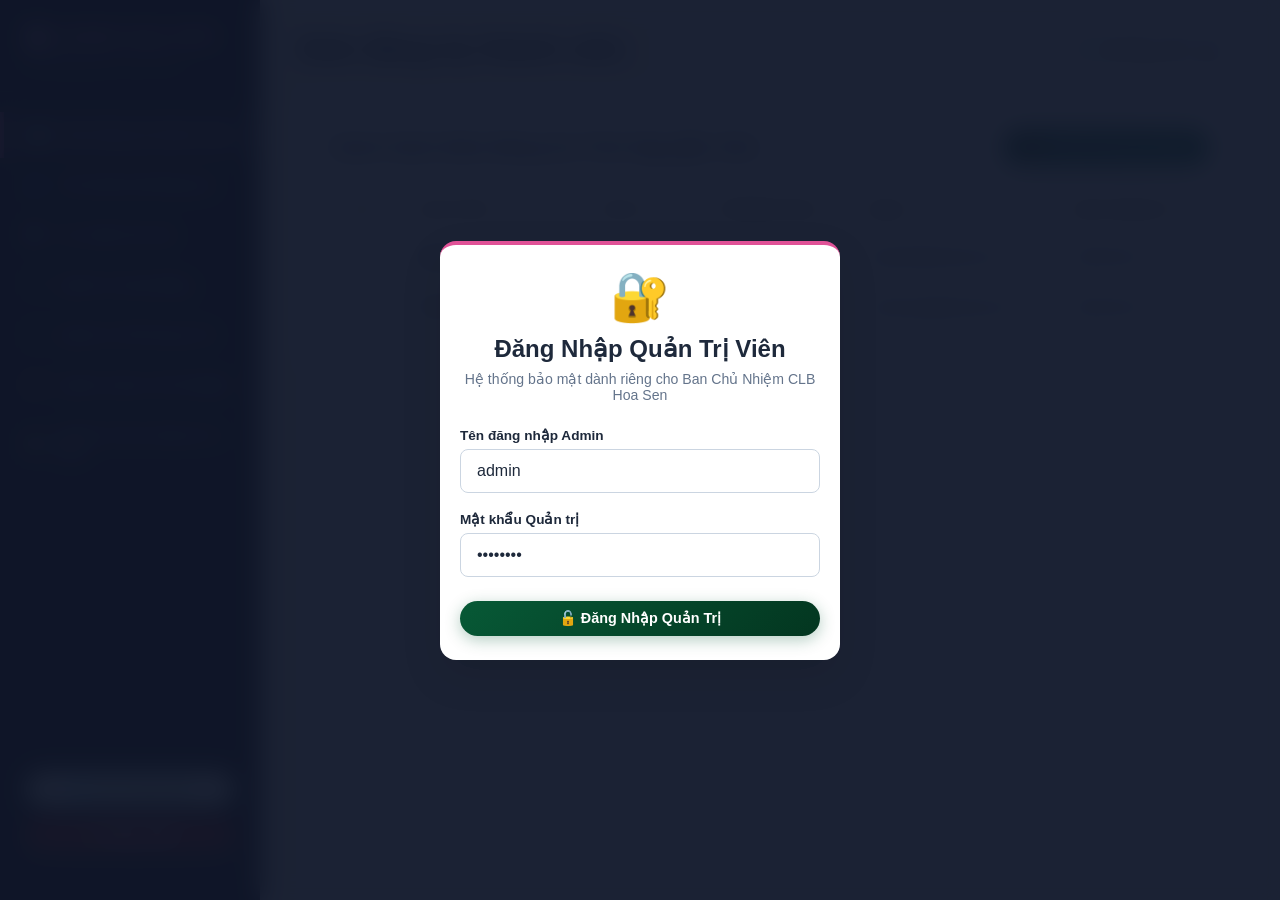
<file: admin.html>
<!DOCTYPE html>
<html lang="vi">
<head>
    <meta charset="UTF-8">
    <meta name="viewport" content="width=device-width, initial-scale=1.0">
    <title>Quản Trị Hệ Thống - CLB TÌNH NGUYỆN HOA SEN</title>
    <link rel="stylesheet" href="css/style.css">
</head>
<body class="admin-body">

    <!-- LOCK SCREEN FOR UNAUTHENTICATED ADMIN ACCESS -->
    <div id="adminAuthLock" class="modal-overlay active" style="z-index: 9999; background: rgba(15, 23, 42, 0.95); backdrop-filter: blur(12px);">
        <div class="modal-box" style="max-width: 400px; text-align: center; border-top: 4px solid var(--accent-pink);">
            <div style="font-size: 3rem; margin-bottom: 10px;">🔐</div>
            <h2 style="font-size: 1.5rem; margin-bottom: 8px;">Đăng Nhập Quản Trị Viên</h2>
            <p style="font-size: 0.88rem; color: var(--text-muted); margin-bottom: 24px;">Hệ thống bảo mật dành riêng cho Ban Chủ Nhiệm CLB Hoa Sen</p>

            <form onsubmit="handleAdminLogin(event)">
                <div class="form-group" style="text-align: left;">
                    <label class="form-label">Tên đăng nhập Admin</label>
                    <input type="text" id="loginUser" class="form-input" placeholder="Tài khoản Admin..." value="admin" required>
                </div>
                <div class="form-group" style="text-align: left; margin-bottom: 24px;">
                    <label class="form-label">Mật khẩu Quản trị</label>
                    <input type="password" id="loginPass" class="form-input" placeholder="Mật khẩu..." value="admin123" required>
                </div>
                <button type="submit" class="btn btn-primary" style="width: 100%;">🔓 Đăng Nhập Quản Trị</button>
            </form>
        </div>
    </div>

    <!-- SIDEBAR NAVIGATION -->
    <aside class="admin-sidebar">
        <div class="admin-brand">
            <div class="admin-brand-title">🌸 ADMIN HOA SEN</div>
            <div style="font-size: 0.78rem; color: rgba(255,255,255,0.6); margin-top: 4px;">Hệ thống Quản trị CLB TDU</div>
        </div>

        <ul class="admin-nav">
            <li class="admin-nav-item active" data-view="viewRegistrations">
                <span>📋</span> Đơn đăng ký thành viên
            </li>
            <li class="admin-nav-item" data-view="viewAccounts">
                <span>👥</span> Tài khoản Đã Đăng ký
            </li>
            <li class="admin-nav-item" data-view="viewMessages">
                <span>💬</span> Tin nhắn liên hệ
            </li>
            <li class="admin-nav-item" data-view="viewActivities">
                <span>🌱</span> Quản lý Hoạt động
            </li>
            <li class="admin-nav-item" data-view="viewAboutUs">
                <span>🌿</span> Quản lý Về Chúng Tôi
            </li>
            <li class="admin-nav-item" data-view="viewMembers">
                <span>🌺</span> Quản lý Ban Chủ Nhiệm
            </li>
            <li class="admin-nav-item" data-view="viewImages">
                <span>🖼️</span> Quản lý Hero Banner & Ảnh
            </li>
        </ul>

        <div style="margin-top: auto; padding: 24px;">
            <a href="index.html" class="btn btn-secondary" style="width: 100%; justify-content: center; font-size: 0.85rem; margin-bottom: 10px;">
                🌐 Xem Trang Chủ
            </a>
            <button onclick="handleAdminLogout()" class="btn btn-primary" style="width: 100%; justify-content: center; font-size: 0.85rem; background: #991b1b;">
                🔒 Đăng Xuất
            </button>
        </div>
    </aside>

    <!-- MAIN CONTENT AREA -->
    <main class="admin-main">
        <div class="admin-topbar">
            <h1 class="admin-page-title" id="pageTitleHeading">Đơn đăng ký thành viên</h1>
            <div class="server-status">
                <span style="width: 8px; height: 8px; border-radius: 50%; background: #10b981; display: inline-block;"></span>
                Hệ thống sẵn sàng
            </div>
        </div>

        <!-- VIEW 1: ĐƠN ĐĂNG KÝ THÀNH VIÊN -->
        <div id="viewRegistrations" class="admin-view-content">
            <div class="admin-card">
                <div class="admin-card-header">
                    <h2 class="admin-card-title">Danh Sách Đơn Đăng Ký Tình Nguyện Viên</h2>
                    <button class="btn-action-add" onclick="exportAdminRegistrationsToExcel()">📥 Xuất File Excel (.CSV)</button>
                </div>
                <div class="table-responsive" style="width: 100%; overflow-x: auto; -webkit-overflow-scrolling: touch;">
                    <table class="admin-table">
                        <thead>
                            <tr>
                                <th>STT</th>
                                <th>Họ và tên</th>
                                <th>Mã SV</th>
                                <th>Số điện thoại</th>
                                <th>Email</th>
                                <th>Ngày đăng ký</th>
                            </tr>
                        </thead>
                        <tbody id="adminRegsList">
                            <!-- Rendered by JS -->
                        </tbody>
                    </table>
                </div>
            </div>
        </div>

        <!-- VIEW 2: QUẢN LÝ TÀI KHOẢN ĐÃ ĐĂNG KÝ -->
        <div id="viewAccounts" class="admin-view-content" style="display: none;">
            <div class="admin-card">
                <div class="admin-card-header">
                    <h2 class="admin-card-title">👥 Quản Lý Tài Khoản Người Dùng Đã Đăng Ký</h2>
                    <div style="display: flex; gap: 10px;">
                        <button class="btn-action-add" onclick="openAddUserAccountModal()">➕ Thêm Tài Khoản Mới</button>
                        <button class="btn-action-add" style="background: linear-gradient(135deg, #1d4ed8 0%, #1e40af 100%) !important;" onclick="exportUserAccountsToExcel()">📥 Xuất Excel (.CSV)</button>
                    </div>
                </div>
                <div style="display: flex; justify-content: space-between; align-items: center; margin-bottom: 20px; gap: 16px; flex-wrap: wrap;">
                    <p style="font-size: 0.88rem; color: var(--text-muted); margin: 0;">
                        Chỉ các tài khoản có trong danh sách này mới được phép Đăng nhập vào hệ thống.
                    </p>
                    <div style="position: relative; width: 280px;">
                        <input type="text" id="searchAccountInput" class="form-input" placeholder="🔍 Tìm theo Họ tên hoặc SĐT..." onkeyup="filterUserAccountsTable()" style="padding-left: 14px; font-size: 0.86rem;">
                    </div>
                </div>
                <div class="table-responsive" style="width: 100%; overflow-x: auto; -webkit-overflow-scrolling: touch;">
                    <table class="admin-table">
                        <thead>
                            <tr>
                                <th>STT</th>
                                <th>Họ và tên</th>
                                <th>Tên đăng nhập / SĐT</th>
                                <th>Mật khẩu</th>
                                <th>Ngày tạo tài khoản</th>
                                <th>Thao tác quản trị</th>
                            </tr>
                        </thead>
                        <tbody id="adminUserAccountsList">
                            <!-- Rendered by JS -->
                        </tbody>
                    </table>
                </div>
            </div>
        </div>

        <!-- VIEW 3: TIN NHẮN LIÊN HỆ -->
        <div id="viewMessages" class="admin-view-content" style="display: none;">
            <div class="admin-card">
                <div class="admin-card-header">
                    <h2 class="admin-card-title">Tin Nhắn Từ Trang Liên Hệ</h2>
                    <button class="btn-action-add" onclick="exportMessagesToExcel()">📥 Xuất Excel Tin Nhắn</button>
                </div>
                <div class="table-responsive" style="width: 100%; overflow-x: auto; -webkit-overflow-scrolling: touch;">
                    <table class="admin-table">
                        <thead>
                            <tr>
                                <th>STT</th>
                                <th>Họ và tên</th>
                                <th>Số điện thoại</th>
                                <th>Email</th>
                                <th>Nội dung tin nhắn</th>
                                <th>Ngày gửi</th>
                                <th>Thao tác</th>
                            </tr>
                        </thead>
                        <tbody id="adminMessagesList">
                            <!-- Rendered by JS -->
                        </tbody>
                    </table>
                </div>
            </div>
        </div>

        <!-- VIEW 4: QUẢN LÝ HOẠT ĐỘNG -->
        <div id="viewActivities" class="admin-view-content" style="display: none;">
            <div class="admin-card">
                <div class="admin-card-header">
                    <h2 class="admin-card-title">Danh Sách Hoạt Động Tiêu Biểu</h2>
                    <button class="btn-action-add" onclick="openAddActivityModal()">➕ Thêm Hoạt Động Mới</button>
                </div>
                <div class="table-responsive" style="width: 100%; overflow-x: auto; -webkit-overflow-scrolling: touch;">
                    <table class="admin-table">
                        <thead>
                            <tr>
                                <th>Hình ảnh</th>
                                <th>STT</th>
                                <th>Tên hoạt động</th>
                                <th>Mô tả ngắn</th>
                                <th>Trạng thái</th>
                                <th>Thao tác</th>
                            </tr>
                        </thead>
                        <tbody id="adminActivitiesList">
                            <!-- Rendered by JS -->
                        </tbody>
                    </table>
                </div>
            </div>
        </div>

        <!-- VIEW 5: QUẢN LÝ VỀ CHÚNG TÔI -->
        <div id="viewAboutUs" class="admin-view-content" style="display: none;">
            <div class="admin-card">
                <div class="admin-card-header">
                    <h2 class="admin-card-title">Chỉnh Sửa Nội Dung & Album Về Chúng Tôi</h2>
                    <button type="button" class="btn-action-add" onclick="saveAboutUsSettings(event)">💾 Lưu Thay Đổi</button>
                </div>
                <form id="adminAboutForm">
                    <div class="form-group">
                        <label class="form-label">Tiêu đề chính Về Chúng Tôi</label>
                        <input type="text" id="aboutTitleInput" class="form-input" required>
                    </div>
                    <div class="form-group">
                        <label class="form-label">Đoạn dẫn dắt (Lead text)</label>
                        <textarea id="aboutLeadInput" class="form-textarea" style="min-height: 80px;"></textarea>
                    </div>
                    <div class="form-group">
                        <label class="form-label">Nội dung chi tiết</label>
                        <textarea id="aboutTextInput" class="form-textarea" style="min-height: 100px;"></textarea>
                    </div>

                    <div style="margin-top: 24px; border-top: 1px solid #e2e8f0; padding-top: 20px;">
                        <div style="display: flex; justify-content: space-between; align-items: center; margin-bottom: 16px;">
                            <h3 style="font-size: 1.1rem; font-weight: 700; color: #075936;">📸 Bộ Album 10 Ảnh Trượt Về Chúng Tôi</h3>
                            <div style="display: flex; gap: 10px;">
                                <label class="btn-action-edit" style="cursor: pointer; display: inline-flex; align-items: center; gap: 6px;">
                                    📁 Upload Nhiều Ảnh Từ Máy Tính
                                    <input type="file" id="uploadAboutAlbumFileInput" accept="image/*" multiple style="display: none;" onchange="handleAboutAlbumFileUpload(event)">
                                </label>
                                <button type="button" class="btn-action-edit" onclick="addAboutImage()">➕ Thêm Ảnh Đường Dẫn</button>
                            </div>
                        </div>
                        <div id="aboutImagesContainer">
                            <!-- Rendered by JS -->
                        </div>
                    </div>
                </form>
            </div>
        </div>

        <!-- VIEW 6: QUẢN LÝ BAN CHỦ NHIỆM -->
        <div id="viewMembers" class="admin-view-content" style="display: none;">
            <div class="admin-card">
                <div class="admin-card-header">
                    <h2 class="admin-card-title">Danh Sách Ban Chủ Nhiệm & Nòng Cốt</h2>
                    <button class="btn-action-add" onclick="openAddMemberModal()">➕ Thêm Thành Viên</button>
                </div>
                <div class="table-responsive" style="width: 100%; overflow-x: auto; -webkit-overflow-scrolling: touch;">
                    <table class="admin-table">
                        <thead>
                            <tr>
                                <th>Ảnh</th>
                                <th>Họ và tên</th>
                                <th>Chức vụ</th>
                                <th>Thao tác</th>
                            </tr>
                        </thead>
                        <tbody id="adminMembersList">
                            <!-- Rendered by JS -->
                        </tbody>
                    </table>
                </div>
            </div>
        </div>

        <!-- VIEW 7: QUẢN LÝ HERO BANNER & HÌNH ẢNH (TẢI ẢNH TỪ MÁY TÍNH VÀ ĐỒNG BỘ ĐÁM MÂY) -->
        <div id="viewImages" class="admin-view-content" style="display: none;">
            <div class="admin-card">
                <div class="admin-card-header">
                    <h2 class="admin-card-title">Quản Lý Hero Banner Slideshow (Tối đa 10 Slide)</h2>
                    <button type="button" class="btn-action-add" onclick="saveCategoryImages(event)">💾 Lưu Banner & Tiêu Đề</button>
                </div>

                <form id="adminImagesForm">
                    <div class="form-group">
                        <label class="form-label">Tiêu đề lớn trên Banner (Hero Title)</label>
                        <input type="text" id="heroTitleInput" class="form-input" required>
                    </div>
                    <div class="form-group">
                        <label class="form-label">Mô tả phụ trên Banner (Hero Subtitle)</label>
                        <textarea id="heroSubtitleInput" class="form-textarea" style="min-height: 70px;"></textarea>
                    </div>
                    <div style="display: grid; grid-template-columns: 1fr 1fr 1fr; gap: 16px;">
                        <div class="form-group">
                            <label class="form-label">Số TV (Ví dụ: 50+)</label>
                            <input type="text" id="statMembersInput" class="form-input">
                        </div>
                        <div class="form-group">
                            <label class="form-label">Số Chiến dịch (20+)</label>
                            <input type="text" id="statCampaignsInput" class="form-input">
                        </div>
                        <div class="form-group">
                            <label class="form-label">Số Suất quà (100+)</label>
                            <input type="text" id="statGiftsInput" class="form-input">
                        </div>
                    </div>
                    <div class="form-group">
                        <label class="form-label">Logo CLB (Đường dẫn hình ảnh)</label>
                        <input type="text" id="imgCategoryLogo" class="form-input">
                    </div>

                    <div style="margin-top: 24px; border-top: 1px solid #e2e8f0; padding-top: 20px;">
                        <div style="display: flex; justify-content: space-between; align-items: center; margin-bottom: 16px;">
                            <h3 style="font-size: 1.1rem; font-weight: 700; color: #075936;">🖼️ Danh Sách Slide Ảnh Banner Trượt</h3>
                            <div style="display: flex; gap: 10px;">
                                <label class="btn-action-edit" style="cursor: pointer; display: inline-flex; align-items: center; gap: 6px;">
                                    📁 Upload Nhiều Ảnh Từ Máy Tính
                                    <input type="file" id="uploadBannerFileInput" accept="image/*" multiple style="display: none;" onchange="handleBannerFileUpload(event)">
                                </label>
                                <button type="button" class="btn-action-edit" onclick="addBannerSlide()">➕ Thêm Slide Đường Dẫn</button>
                            </div>
                        </div>
                        <div id="bannerSlidesContainer">
                            <!-- Rendered by JS -->
                        </div>
                    </div>
                </form>
            </div>
        </div>
    </main>

    <!-- MODAL EDIT ACTIVITY -->
    <div class="modal-overlay" id="activityFormModal">
        <div class="modal-box">
            <button class="modal-close" onclick="closeModal('activityFormModal')">&times;</button>
            <h3 style="font-size: 1.5rem; margin-bottom: 16px;" id="activityModalTitle">Chỉnh Sửa Hoạt Động</h3>
            <form onsubmit="saveActivityForm(event)">
                <input type="hidden" id="actId">
                <div class="form-group">
                    <label class="form-label">Tên hoạt động *</label>
                    <input type="text" id="actName" class="form-input" required>
                </div>
                <div class="form-group">
                    <label class="form-label">Mô tả ngắn *</label>
                    <textarea id="actDesc" class="form-textarea" required></textarea>
                </div>
                <div class="form-group" style="margin-bottom: 14px;">
                    <label class="form-label">Đường dẫn hình ảnh (images/...)</label>
                    <div style="display: flex; gap: 8px;">
                        <input type="text" id="actImgUrl" class="form-input" required style="flex-grow: 1;">
                        <label class="btn-action-edit" style="cursor: pointer; display: inline-flex; align-items: center; gap: 6px; flex-shrink: 0;">
                            📁 Chọn từ máy
                            <input type="file" accept="image/*" style="display: none;" onchange="handleSingleFileUpload(event, 'actImgUrl')">
                        </label>
                    </div>
                </div>
                <button type="submit" class="btn btn-primary" style="width: 100%;">💾 Lưu Thay Đổi</button>
            </form>
        </div>
    </div>

    <!-- MODAL EDIT MEMBER -->
    <div class="modal-overlay" id="memberFormModal">
        <div class="modal-box">
            <button class="modal-close" onclick="closeModal('memberFormModal')">&times;</button>
            <h3 style="font-size: 1.5rem; margin-bottom: 16px;" id="memberModalTitle">Chỉnh Sửa Thành Viên</h3>
            <form onsubmit="saveMemberForm(event)">
                <input type="hidden" id="memId">
                <div class="form-group">
                    <label class="form-label">Họ và tên *</label>
                    <input type="text" id="memName" class="form-input" required>
                </div>
                <div class="form-group">
                    <label class="form-label">Chức vụ *</label>
                    <input type="text" id="memRole" class="form-input" required>
                </div>
                <div class="form-group">
                    <label class="form-label">Câu nói truyền cảm hứng</label>
                    <input type="text" id="memQuote" class="form-input">
                </div>
                <div class="form-group" style="margin-bottom: 24px;">
                    <label class="form-label">Đường dẫn ảnh đại diện (images/...)</label>
                    <div style="display: flex; gap: 8px;">
                        <input type="text" id="memImgUrl" class="form-input" required style="flex-grow: 1;">
                        <label class="btn-action-edit" style="cursor: pointer; display: inline-flex; align-items: center; gap: 6px; flex-shrink: 0;">
                            📁 Chọn từ máy
                            <input type="file" accept="image/*" style="display: none;" onchange="handleSingleFileUpload(event, 'memImgUrl')">
                        </label>
                    </div>
                </div>
                <button type="submit" class="btn btn-primary" style="width: 100%;">💾 Lưu Thay Đổi</button>
            </form>
        </div>
    <!-- MODAL ADD / EDIT REGISTERED USER ACCOUNT -->
    <div class="modal-overlay" id="userAccountFormModal">
        <div class="modal-box" style="max-width: 440px;">
            <button class="modal-close" onclick="closeModal('userAccountFormModal')">&times;</button>
            <h3 style="font-size: 1.5rem; margin-bottom: 16px;" id="userAccountModalTitle">📝 Thêm Tài Khoản Người Dùng Mới</h3>
            <form onsubmit="saveUserAccountForm(event)">
                <input type="hidden" id="userAccEditIndex" value="-1">
                <div class="form-group">
                    <label class="form-label">Họ và tên người dùng *</label>
                    <input type="text" id="userAccFullNameInput" class="form-input" placeholder="Ví dụ: Nguyễn Văn An" required>
                </div>
                <div class="form-group">
                    <label class="form-label">Tên đăng nhập / Số điện thoại *</label>
                    <input type="text" id="userAccUserInput" class="form-input" placeholder="Tên đăng nhập hoặc 0912..." required>
                </div>
                <div class="form-group" style="margin-bottom: 24px;">
                    <label class="form-label">Mật khẩu tài khoản *</label>
                    <input type="text" id="userAccPassInput" class="form-input" placeholder="Nhập mật khẩu..." required>
                </div>
                <button type="submit" class="btn btn-primary" style="width: 100%;">💾 Lưu Tài Khoản</button>
            </form>
        </div>
    </div>

    <script src="js/admin.js"></script>
</body>
</html>
</file>
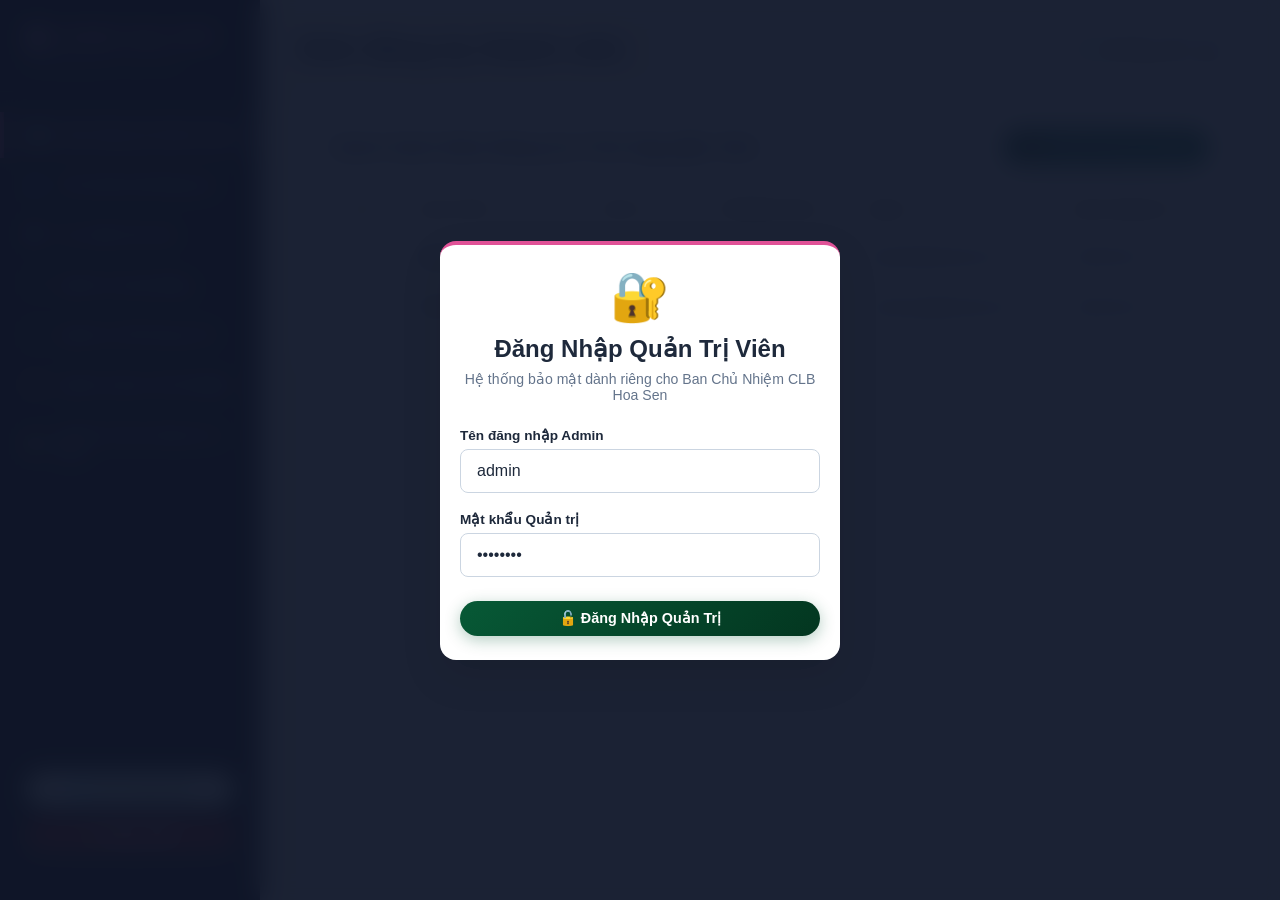
<file: public/admin.html>
<!DOCTYPE html>
<html lang="vi">
<head>
    <meta charset="UTF-8">
    <meta name="viewport" content="width=device-width, initial-scale=1.0">
    <title>Quản Trị Hệ Thống - CLB TÌNH NGUYỆN HOA SEN</title>
    <link rel="stylesheet" href="css/style.css">
</head>
<body class="admin-body">

    <!-- LOCK SCREEN FOR UNAUTHENTICATED ADMIN ACCESS -->
    <div id="adminAuthLock" class="modal-overlay active" style="z-index: 9999; background: rgba(15, 23, 42, 0.95); backdrop-filter: blur(12px);">
        <div class="modal-box" style="max-width: 400px; text-align: center; border-top: 4px solid var(--accent-pink);">
            <div style="font-size: 3rem; margin-bottom: 10px;">🔐</div>
            <h2 style="font-size: 1.5rem; margin-bottom: 8px;">Đăng Nhập Quản Trị Viên</h2>
            <p style="font-size: 0.88rem; color: var(--text-muted); margin-bottom: 24px;">Hệ thống bảo mật dành riêng cho Ban Chủ Nhiệm CLB Hoa Sen</p>

            <form onsubmit="handleAdminLogin(event)">
                <div class="form-group" style="text-align: left;">
                    <label class="form-label">Tên đăng nhập Admin</label>
                    <input type="text" id="loginUser" class="form-input" placeholder="Tài khoản Admin..." value="admin" required>
                </div>
                <div class="form-group" style="text-align: left; margin-bottom: 24px;">
                    <label class="form-label">Mật khẩu Quản trị</label>
                    <input type="password" id="loginPass" class="form-input" placeholder="Mật khẩu..." value="admin123" required>
                </div>
                <button type="submit" class="btn btn-primary" style="width: 100%;">🔓 Đăng Nhập Quản Trị</button>
            </form>
        </div>
    </div>

    <!-- SIDEBAR NAVIGATION -->
    <aside class="admin-sidebar">
        <div class="admin-brand">
            <div class="admin-brand-title">🌸 ADMIN HOA SEN</div>
            <div style="font-size: 0.78rem; color: rgba(255,255,255,0.6); margin-top: 4px;">Hệ thống Quản trị CLB TDU</div>
        </div>

        <ul class="admin-nav">
            <li class="admin-nav-item active" data-view="viewRegistrations">
                <span>📋</span> Đơn đăng ký thành viên
            </li>
            <li class="admin-nav-item" data-view="viewAccounts">
                <span>👥</span> Tài khoản Đã Đăng ký
            </li>
            <li class="admin-nav-item" data-view="viewMessages">
                <span>💬</span> Tin nhắn liên hệ
            </li>
            <li class="admin-nav-item" data-view="viewActivities">
                <span>🌱</span> Quản lý Hoạt động
            </li>
            <li class="admin-nav-item" data-view="viewAboutUs">
                <span>🌿</span> Quản lý Về Chúng Tôi
            </li>
            <li class="admin-nav-item" data-view="viewMembers">
                <span>🌺</span> Quản lý Ban Chủ Nhiệm
            </li>
            <li class="admin-nav-item" data-view="viewImages">
                <span>🖼️</span> Quản lý Hero Banner & Ảnh
            </li>
        </ul>

        <div style="margin-top: auto; padding: 24px;">
            <a href="index.html" class="btn btn-secondary" style="width: 100%; justify-content: center; font-size: 0.85rem; margin-bottom: 10px;">
                🌐 Xem Trang Chủ
            </a>
            <button onclick="handleAdminLogout()" class="btn btn-primary" style="width: 100%; justify-content: center; font-size: 0.85rem; background: #991b1b;">
                🔒 Đăng Xuất
            </button>
        </div>
    </aside>

    <!-- MAIN CONTENT AREA -->
    <main class="admin-main">
        <div class="admin-topbar">
            <h1 class="admin-page-title" id="pageTitleHeading">Đơn đăng ký thành viên</h1>
            <div class="server-status">
                <span style="width: 8px; height: 8px; border-radius: 50%; background: #10b981; display: inline-block;"></span>
                Hệ thống sẵn sàng
            </div>
        </div>

        <!-- VIEW 1: ĐƠN ĐĂNG KÝ THÀNH VIÊN -->
        <div id="viewRegistrations" class="admin-view-content">
            <div class="admin-card">
                <div class="admin-card-header">
                    <h2 class="admin-card-title">Danh Sách Đơn Đăng Ký Tình Nguyện Viên</h2>
                    <button class="btn-action-add" onclick="exportAdminRegistrationsToExcel()">📥 Xuất File Excel (.CSV)</button>
                </div>
                <div class="table-responsive" style="width: 100%; overflow-x: auto; -webkit-overflow-scrolling: touch;">
                    <table class="admin-table">
                        <thead>
                            <tr>
                                <th>STT</th>
                                <th>Họ và tên</th>
                                <th>Mã SV</th>
                                <th>Số điện thoại</th>
                                <th>Email</th>
                                <th>Ngày đăng ký</th>
                            </tr>
                        </thead>
                        <tbody id="adminRegsList">
                            <!-- Rendered by JS -->
                        </tbody>
                    </table>
                </div>
            </div>
        </div>

        <!-- VIEW 2: QUẢN LÝ TÀI KHOẢN ĐÃ ĐĂNG KÝ -->
        <div id="viewAccounts" class="admin-view-content" style="display: none;">
            <div class="admin-card">
                <div class="admin-card-header">
                    <h2 class="admin-card-title">👥 Quản Lý Tài Khoản Người Dùng Đã Đăng Ký</h2>
                    <div style="display: flex; gap: 10px;">
                        <button class="btn-action-add" onclick="openAddUserAccountModal()">➕ Thêm Tài Khoản Mới</button>
                        <button class="btn-action-add" style="background: linear-gradient(135deg, #1d4ed8 0%, #1e40af 100%) !important;" onclick="exportUserAccountsToExcel()">📥 Xuất Excel (.CSV)</button>
                    </div>
                </div>
                <div style="display: flex; justify-content: space-between; align-items: center; margin-bottom: 20px; gap: 16px; flex-wrap: wrap;">
                    <p style="font-size: 0.88rem; color: var(--text-muted); margin: 0;">
                        Chỉ các tài khoản có trong danh sách này mới được phép Đăng nhập vào hệ thống.
                    </p>
                    <div style="position: relative; width: 280px;">
                        <input type="text" id="searchAccountInput" class="form-input" placeholder="🔍 Tìm theo Họ tên hoặc SĐT..." onkeyup="filterUserAccountsTable()" style="padding-left: 14px; font-size: 0.86rem;">
                    </div>
                </div>
                <div class="table-responsive" style="width: 100%; overflow-x: auto; -webkit-overflow-scrolling: touch;">
                    <table class="admin-table">
                        <thead>
                            <tr>
                                <th>STT</th>
                                <th>Họ và tên</th>
                                <th>Tên đăng nhập / SĐT</th>
                                <th>Mật khẩu</th>
                                <th>Ngày tạo tài khoản</th>
                                <th>Thao tác quản trị</th>
                            </tr>
                        </thead>
                        <tbody id="adminUserAccountsList">
                            <!-- Rendered by JS -->
                        </tbody>
                    </table>
                </div>
            </div>
        </div>

        <!-- VIEW 3: TIN NHẮN LIÊN HỆ -->
        <div id="viewMessages" class="admin-view-content" style="display: none;">
            <div class="admin-card">
                <div class="admin-card-header">
                    <h2 class="admin-card-title">Tin Nhắn Từ Trang Liên Hệ</h2>
                    <button class="btn-action-add" onclick="exportMessagesToExcel()">📥 Xuất Excel Tin Nhắn</button>
                </div>
                <div class="table-responsive" style="width: 100%; overflow-x: auto; -webkit-overflow-scrolling: touch;">
                    <table class="admin-table">
                        <thead>
                            <tr>
                                <th>STT</th>
                                <th>Họ và tên</th>
                                <th>Số điện thoại</th>
                                <th>Email</th>
                                <th>Nội dung tin nhắn</th>
                                <th>Ngày gửi</th>
                                <th>Thao tác</th>
                            </tr>
                        </thead>
                        <tbody id="adminMessagesList">
                            <!-- Rendered by JS -->
                        </tbody>
                    </table>
                </div>
            </div>
        </div>

        <!-- VIEW 4: QUẢN LÝ HOẠT ĐỘNG -->
        <div id="viewActivities" class="admin-view-content" style="display: none;">
            <div class="admin-card">
                <div class="admin-card-header">
                    <h2 class="admin-card-title">Danh Sách Hoạt Động Tiêu Biểu</h2>
                    <button class="btn-action-add" onclick="openAddActivityModal()">➕ Thêm Hoạt Động Mới</button>
                </div>
                <div class="table-responsive" style="width: 100%; overflow-x: auto; -webkit-overflow-scrolling: touch;">
                    <table class="admin-table">
                        <thead>
                            <tr>
                                <th>Hình ảnh</th>
                                <th>STT</th>
                                <th>Tên hoạt động</th>
                                <th>Mô tả ngắn</th>
                                <th>Trạng thái</th>
                                <th>Thao tác</th>
                            </tr>
                        </thead>
                        <tbody id="adminActivitiesList">
                            <!-- Rendered by JS -->
                        </tbody>
                    </table>
                </div>
            </div>
        </div>

        <!-- VIEW 5: QUẢN LÝ VỀ CHÚNG TÔI -->
        <div id="viewAboutUs" class="admin-view-content" style="display: none;">
            <div class="admin-card">
                <div class="admin-card-header">
                    <h2 class="admin-card-title">Chỉnh Sửa Nội Dung & Album Về Chúng Tôi</h2>
                    <button type="button" class="btn-action-add" onclick="saveAboutUsSettings(event)">💾 Lưu Thay Đổi</button>
                </div>
                <form id="adminAboutForm">
                    <div class="form-group">
                        <label class="form-label">Tiêu đề chính Về Chúng Tôi</label>
                        <input type="text" id="aboutTitleInput" class="form-input" required>
                    </div>
                    <div class="form-group">
                        <label class="form-label">Đoạn dẫn dắt (Lead text)</label>
                        <textarea id="aboutLeadInput" class="form-textarea" style="min-height: 80px;"></textarea>
                    </div>
                    <div class="form-group">
                        <label class="form-label">Nội dung chi tiết</label>
                        <textarea id="aboutTextInput" class="form-textarea" style="min-height: 100px;"></textarea>
                    </div>

                    <div style="margin-top: 24px; border-top: 1px solid #e2e8f0; padding-top: 20px;">
                        <div style="display: flex; justify-content: space-between; align-items: center; margin-bottom: 16px;">
                            <h3 style="font-size: 1.1rem; font-weight: 700; color: #075936;">📸 Bộ Album 10 Ảnh Trượt Về Chúng Tôi</h3>
                            <div style="display: flex; gap: 10px;">
                                <label class="btn-action-edit" style="cursor: pointer; display: inline-flex; align-items: center; gap: 6px;">
                                    📁 Upload Nhiều Ảnh Từ Máy Tính
                                    <input type="file" id="uploadAboutAlbumFileInput" accept="image/*" multiple style="display: none;" onchange="handleAboutAlbumFileUpload(event)">
                                </label>
                                <button type="button" class="btn-action-edit" onclick="addAboutImage()">➕ Thêm Ảnh Đường Dẫn</button>
                            </div>
                        </div>
                        <div id="aboutImagesContainer">
                            <!-- Rendered by JS -->
                        </div>
                    </div>
                </form>
            </div>
        </div>

        <!-- VIEW 6: QUẢN LÝ BAN CHỦ NHIỆM -->
        <div id="viewMembers" class="admin-view-content" style="display: none;">
            <div class="admin-card">
                <div class="admin-card-header">
                    <h2 class="admin-card-title">Danh Sách Ban Chủ Nhiệm & Nòng Cốt</h2>
                    <div style="display: flex; gap: 8px; flex-wrap: wrap;">
                        <button type="button" class="btn-action-add" onclick="openAddMemberModal()">➕ Thêm Thành Viên</button>
                        <button type="button" class="btn-action-add" style="background: linear-gradient(135deg, #059669 0%, #047857 100%) !important;" onclick="exportMembersJsonConfig()">📤 Xuất File Cấu Hình (.JSON)</button>
                        <label class="btn-action-add" style="background: linear-gradient(135deg, #7c3aed 0%, #6d28d9 100%) !important; cursor: pointer; display: inline-flex; align-items: center; margin: 0;">
                            📥 Nhập File Cấu Hình (.JSON)
                            <input type="file" accept=".json" style="display: none;" onchange="importMembersJsonConfig(event)">
                        </label>
                    </div>
                </div>
                <div class="table-responsive" style="width: 100%; overflow-x: auto; -webkit-overflow-scrolling: touch;">
                    <table class="admin-table">
                        <thead>
                            <tr>
                                <th>Ảnh</th>
                                <th>Họ và tên</th>
                                <th>Chức vụ</th>
                                <th>Thao tác</th>
                            </tr>
                        </thead>
                        <tbody id="adminMembersList">
                            <!-- Rendered by JS -->
                        </tbody>
                    </table>
                </div>
            </div>
        </div>

        <!-- VIEW 7: QUẢN LÝ HERO BANNER & HÌNH ẢNH (TẢI ẢNH TỪ MÁY TÍNH VÀ ĐỒNG BỘ ĐÁM MÂY) -->
        <div id="viewImages" class="admin-view-content" style="display: none;">
            <div class="admin-card">
                <div class="admin-card-header">
                    <h2 class="admin-card-title">Quản Lý Hero Banner Slideshow (Tối đa 10 Slide)</h2>
                    <button type="button" class="btn-action-add" onclick="saveCategoryImages(event)">💾 Lưu Banner & Tiêu Đề</button>
                </div>

                <form id="adminImagesForm">
                    <div class="form-group">
                        <label class="form-label">Tiêu đề lớn trên Banner (Hero Title)</label>
                        <input type="text" id="heroTitleInput" class="form-input" required>
                    </div>
                    <div class="form-group">
                        <label class="form-label">Mô tả phụ trên Banner (Hero Subtitle)</label>
                        <textarea id="heroSubtitleInput" class="form-textarea" style="min-height: 70px;"></textarea>
                    </div>
                    <div style="display: grid; grid-template-columns: 1fr 1fr 1fr; gap: 16px;">
                        <div class="form-group">
                            <label class="form-label">Số TV (Ví dụ: 50+)</label>
                            <input type="text" id="statMembersInput" class="form-input">
                        </div>
                        <div class="form-group">
                            <label class="form-label">Số Chiến dịch (20+)</label>
                            <input type="text" id="statCampaignsInput" class="form-input">
                        </div>
                        <div class="form-group">
                            <label class="form-label">Số Suất quà (100+)</label>
                            <input type="text" id="statGiftsInput" class="form-input">
                        </div>
                    </div>
                    <div class="form-group">
                        <label class="form-label">Logo CLB (Đường dẫn hình ảnh)</label>
                        <input type="text" id="imgCategoryLogo" class="form-input">
                    </div>

                    <div style="margin-top: 24px; border-top: 1px solid #e2e8f0; padding-top: 20px;">
                        <div style="display: flex; justify-content: space-between; align-items: center; margin-bottom: 16px;">
                            <h3 style="font-size: 1.1rem; font-weight: 700; color: #075936;">🖼️ Danh Sách Slide Ảnh Banner Trượt</h3>
                            <div style="display: flex; gap: 10px;">
                                <label class="btn-action-edit" style="cursor: pointer; display: inline-flex; align-items: center; gap: 6px;">
                                    📁 Upload Nhiều Ảnh Từ Máy Tính
                                    <input type="file" id="uploadBannerFileInput" accept="image/*" multiple style="display: none;" onchange="handleBannerFileUpload(event)">
                                </label>
                                <button type="button" class="btn-action-edit" onclick="addBannerSlide()">➕ Thêm Slide Đường Dẫn</button>
                            </div>
                        </div>
                        <div id="bannerSlidesContainer">
                            <!-- Rendered by JS -->
                        </div>
                    </div>
                </form>
            </div>
        </div>
    </main>

    <!-- MODAL EDIT ACTIVITY -->
    <div class="modal-overlay" id="activityFormModal">
        <div class="modal-box">
            <button class="modal-close" onclick="closeModal('activityFormModal')">&times;</button>
            <h3 style="font-size: 1.5rem; margin-bottom: 16px;" id="activityModalTitle">Chỉnh Sửa Hoạt Động</h3>
            <form onsubmit="saveActivityForm(event)">
                <input type="hidden" id="actId">
                <div class="form-group">
                    <label class="form-label">Tên hoạt động *</label>
                    <input type="text" id="actName" class="form-input" required>
                </div>
                <div class="form-group">
                    <label class="form-label">Mô tả ngắn *</label>
                    <textarea id="actDesc" class="form-textarea" required></textarea>
                </div>
                <div class="form-group" style="margin-bottom: 14px;">
                    <label class="form-label">Đường dẫn hình ảnh (images/...)</label>
                    <div style="display: flex; gap: 8px;">
                        <input type="text" id="actImgUrl" class="form-input" required style="flex-grow: 1;">
                        <label class="btn-action-edit" style="cursor: pointer; display: inline-flex; align-items: center; gap: 6px; flex-shrink: 0;">
                            📁 Chọn từ máy
                            <input type="file" accept="image/*" style="display: none;" onchange="handleSingleFileUpload(event, 'actImgUrl')">
                        </label>
                    </div>
                </div>
                <button type="submit" class="btn btn-primary" style="width: 100%;">💾 Lưu Thay Đổi</button>
            </form>
        </div>
    </div>

    <!-- MODAL EDIT MEMBER -->
    <div class="modal-overlay" id="memberFormModal">
        <div class="modal-box">
            <button class="modal-close" onclick="closeModal('memberFormModal')">&times;</button>
            <h3 style="font-size: 1.5rem; margin-bottom: 16px;" id="memberModalTitle">Chỉnh Sửa Thành Viên</h3>
            <form onsubmit="saveMemberForm(event)">
                <input type="hidden" id="memId">
                <div class="form-group">
                    <label class="form-label">Họ và tên *</label>
                    <input type="text" id="memName" class="form-input" required>
                </div>
                <div class="form-group">
                    <label class="form-label">Chức vụ *</label>
                    <input type="text" id="memRole" class="form-input" required>
                </div>
                <div class="form-group">
                    <label class="form-label">Câu nói truyền cảm hứng</label>
                    <input type="text" id="memQuote" class="form-input">
                </div>
                <div class="form-group" style="margin-bottom: 24px;">
                    <label class="form-label">Đường dẫn ảnh đại diện (images/...)</label>
                    <div style="display: flex; gap: 8px;">
                        <input type="text" id="memImgUrl" class="form-input" required style="flex-grow: 1;">
                        <label class="btn-action-edit" style="cursor: pointer; display: inline-flex; align-items: center; gap: 6px; flex-shrink: 0;">
                            📁 Chọn từ máy
                            <input type="file" accept="image/*" style="display: none;" onchange="handleSingleFileUpload(event, 'memImgUrl')">
                        </label>
                    </div>
                </div>
                <button type="submit" class="btn btn-primary" style="width: 100%;">💾 Lưu Thay Đổi</button>
            </form>
        </div>
    <!-- MODAL ADD / EDIT REGISTERED USER ACCOUNT -->
    <div class="modal-overlay" id="userAccountFormModal">
        <div class="modal-box" style="max-width: 440px;">
            <button class="modal-close" onclick="closeModal('userAccountFormModal')">&times;</button>
            <h3 style="font-size: 1.5rem; margin-bottom: 16px;" id="userAccountModalTitle">📝 Thêm Tài Khoản Người Dùng Mới</h3>
            <form onsubmit="saveUserAccountForm(event)">
                <input type="hidden" id="userAccEditIndex" value="-1">
                <div class="form-group">
                    <label class="form-label">Họ và tên người dùng *</label>
                    <input type="text" id="userAccFullNameInput" class="form-input" placeholder="Ví dụ: Nguyễn Văn An" required>
                </div>
                <div class="form-group">
                    <label class="form-label">Tên đăng nhập / Số điện thoại *</label>
                    <input type="text" id="userAccUserInput" class="form-input" placeholder="Tên đăng nhập hoặc 0912..." required>
                </div>
                <div class="form-group" style="margin-bottom: 24px;">
                    <label class="form-label">Mật khẩu tài khoản *</label>
                    <input type="text" id="userAccPassInput" class="form-input" placeholder="Nhập mật khẩu..." required>
                </div>
                <button type="submit" class="btn btn-primary" style="width: 100%;">💾 Lưu Tài Khoản</button>
            </form>
        </div>
    </div>

    <script src="js/admin.js"></script>
</body>
</html>
</file>
<file: css/style.css>
/* ====================================================================
   CLB TÌNH NGUYỆN HOA SEN - MASTER CSS SYSTEM (RESPONSIVE MOBILE OPTIMIZED)
   ==================================================================== */

:root {
    --primary: #075936;
    --primary-light: #0d8a54;
    --primary-dark: #033620;
    --accent-pink: #e05297;
    --accent-pink-soft: #fce7f1;
    --accent-yellow: #f59e0b;
    --bg-light: #fbf9f5;
    --text-dark: #1e293b;
    --text-muted: #64748b;
    --white: #ffffff;
    --shadow-sm: 0 2px 8px rgba(0, 0, 0, 0.04);
    --shadow-md: 0 8px 24px rgba(0, 0, 0, 0.08);
    --shadow-lg: 0 16px 40px rgba(0, 0, 0, 0.12);
    --radius-sm: 8px;
    --radius-md: 16px;
    --radius-lg: 24px;
    --radius-full: 9999px;
    --font-main: 'Be Vietnam Pro', 'Plus Jakarta Sans', -apple-system, BlinkMacSystemFont, "Segoe UI", Roboto, sans-serif;
    --font-heading: 'Be Vietnam Pro', 'Plus Jakarta Sans', sans-serif;
    --transition: all 0.25s cubic-bezier(0.16, 1, 0.3, 1);
}

* {
    margin: 0;
    padding: 0;
    box-sizing: border-box;
    -webkit-tap-highlight-color: transparent;
}

html {
    scroll-behavior: smooth;
    font-family: var(--font-main);
    color: var(--text-dark);
    background-color: var(--bg-light);
}

body {
    overflow-x: hidden;
}

a { text-decoration: none; color: inherit; transition: var(--transition); touch-action: manipulation; }
button, input, select, textarea { font-family: inherit; touch-action: manipulation; }

/* CÁCH LỀ 2 BÊN NGHỆ THUẬT LÂN CẬN 2CM LỰA CHỌN LINH HOẠT */
.container { max-width: 100%; margin: 0 auto; padding: 0 max(16px, min(2cm, 3.5vw)); }

/* NGĂN CÁCH CÁC DANH MỤC */
section { margin: 0 !important; padding: 48px 0; border: none; }
.section-header { text-align: center; max-width: 1180px; margin: 0 auto 28px auto; }
.section-tag { display: inline-flex; align-items: center; gap: 8px; padding: 5px 16px; background: var(--accent-pink-soft); color: var(--accent-pink); border-radius: var(--radius-full); font-size: 0.82rem; font-weight: 700; letter-spacing: 0.5px; text-transform: uppercase; margin-bottom: 10px; border: 1px solid rgba(224, 82, 151, 0.2); }
.section-title { font-size: 2.2rem; font-weight: 800; margin-bottom: 12px; color: var(--primary-dark); }
.section-subtitle { font-size: clamp(0.98rem, 1.3vw, 1.18rem); font-weight: 500; color: var(--text-muted); white-space: nowrap; max-width: 100%; overflow: hidden; text-overflow: ellipsis; }

/* PURE WHITE HEADER NAVBAR - STRICTLY 1 SINGLE HORIZONTAL LINE */
.header {
    position: fixed;
    top: 0;
    left: 0;
    width: 100%;
    z-index: 1000;
    padding: 8px 0;
    background: #ffffff !important;
    box-shadow: 0 4px 20px rgba(0, 0, 0, 0.06);
    border-bottom: 1px solid #e2e8f0;
    transition: var(--transition);
}

.header.scrolled {
    background: #ffffff !important;
    box-shadow: 0 4px 24px rgba(0, 0, 0, 0.08);
    padding: 6px 0;
}

.header-container {
    display: flex;
    align-items: center;
    justify-content: space-between;
    flex-wrap: nowrap;
    white-space: nowrap;
    gap: 12px;
    padding-left: max(16px, min(2cm, 3.5vw));
    padding-right: max(16px, min(2cm, 3.5vw));
    max-width: 100%;
    width: 100%;
}

.logo {
    display: flex;
    align-items: center;
    gap: 8px;
    font-family: 'Be Vietnam Pro', sans-serif !important;
    font-weight: 800;
    font-size: clamp(0.9rem, 1.1vw, 1.15rem);
    color: var(--primary-dark);
    white-space: nowrap;
    flex-shrink: 0;
    letter-spacing: -0.2px;
}

.logo-wrapper {
    display: inline-flex;
    align-items: center;
    justify-content: center;
    width: 38px;
    height: 38px;
    flex-shrink: 0;
    position: relative;
}

.logo-img {
    width: 38px;
    height: 38px;
    object-fit: contain;
    border-radius: 50%;
    background: #ffffff;
    padding: 2px;
    box-shadow: 0 4px 12px rgba(7, 89, 54, 0.2);
    transition: var(--transition);
}

.logo-fallback-svg {
    display: inline-flex;
    align-items: center;
    justify-content: center;
    border-radius: 50%;
    box-shadow: 0 4px 12px rgba(7, 89, 54, 0.25);
    background: #ffffff;
}

.logo:hover .logo-img, .logo:hover .logo-fallback-svg { transform: scale(1.08) rotate(5deg); }

.mobile-login-item { display: none !important; }

/* Pure White Menu Container - 1 Single Horizontal Line */
.nav-menu {
    display: flex;
    align-items: center;
    gap: 2px;
    list-style: none;
    background: #ffffff !important;
    padding: 3px 6px;
    border-radius: var(--radius-full);
    border: 1.5px solid #e2e8f0;
    box-shadow: 0 4px 16px rgba(0, 0, 0, 0.04);
    flex-wrap: nowrap;
    white-space: nowrap;
}

.nav-link {
    font-weight: 700;
    font-size: clamp(0.78rem, 0.9vw, 0.88rem);
    color: var(--primary);
    padding: 5px 11px;
    border-radius: var(--radius-full);
    transition: var(--transition);
    display: block;
    white-space: nowrap;
}

.nav-link:hover, .nav-link.active {
    background: var(--primary);
    color: #ffffff !important;
    box-shadow: 0 4px 14px rgba(7, 89, 54, 0.3);
}

.header-actions {
    display: flex;
    align-items: center;
    gap: 8px;
    flex-shrink: 0;
    white-space: nowrap;
    z-index: 10;
}

.header-actions .btn {
    padding: 7px 16px;
    font-size: clamp(0.8rem, 0.88vw, 0.88rem);
}

/* BUTTON ACTIVE PRESS ANIMATION (RESPONSIVE 1-TOUCH) */
.btn { 
    display: inline-flex; 
    align-items: center; 
    justify-content: center; 
    gap: 8px; 
    padding: 9px 22px; 
    font-size: 0.9rem; 
    font-weight: 700; 
    border-radius: var(--radius-full); 
    border: none; 
    cursor: pointer; 
    transition: var(--transition); 
    white-space: nowrap; 
    user-select: none;
    touch-action: manipulation;
    will-change: transform;
}

.btn:active {
    transform: scale(0.95) !important;
}

.btn-primary { background: linear-gradient(135deg, var(--primary) 0%, var(--primary-dark) 100%); color: #ffffff; box-shadow: 0 4px 16px rgba(7, 89, 54, 0.3); }
.btn-primary:hover { transform: translateY(-2px); box-shadow: 0 8px 24px rgba(7, 89, 54, 0.4); }
.btn-secondary { background: #ffffff; color: var(--primary); border: 2px solid var(--primary); }
.btn-secondary:hover { background: var(--primary); color: #ffffff; }

.mobile-toggle { display: none; font-size: 1.5rem; cursor: pointer; color: var(--primary-dark); }

/* HERO CAROUSEL */
.hero {
    position: relative;
    min-height: 85vh;
    display: flex;
    align-items: center;
    padding-top: 100px;
    overflow: hidden;
    background: #032415;
}

.banner-carousel {
    position: absolute;
    top: 0;
    left: 0;
    width: 100%;
    height: 100%;
    z-index: 1;
}

.banner-slide {
    position: absolute;
    top: 0;
    left: 0;
    width: 100%;
    height: 100%;
    background-size: cover;
    background-position: center;
    opacity: 0;
    transform: scale(1.05);
    transition: opacity 1.2s ease-in-out, transform 1.2s ease-in-out;
}

.banner-slide.active {
    opacity: 0.45;
    transform: scale(1);
}

.hero-content {
    position: relative;
    z-index: 2;
    color: #ffffff;
    max-width: 860px;
    margin: 0 auto;
    text-align: center;
}

.hero-title {
    font-size: 3rem;
    font-weight: 800;
    line-height: 1.2;
    margin-bottom: 20px;
    text-shadow: 0 4px 20px rgba(0, 0, 0, 0.6);
}

.hero-title span {
    color: #f78bb0;
    display: block;
    font-size: 2.2rem;
    font-weight: 700;
    margin-top: 6px;
}

.hero-desc {
    font-size: 1.15rem;
    line-height: 1.6;
    margin-bottom: 32px;
    color: rgba(255, 255, 255, 0.9);
    max-width: 700px;
    margin-left: auto;
    margin-right: auto;
}

.hero-actions {
    display: flex;
    gap: 16px;
    justify-content: center;
    margin-bottom: 48px;
}

.hero-stats {
    display: grid;
    grid-template-columns: repeat(3, 1fr);
    gap: 20px;
    background: rgba(255, 255, 255, 0.1);
    backdrop-filter: blur(12px);
    padding: 24px;
    border-radius: var(--radius-md);
    border: 1px solid rgba(255, 255, 255, 0.2);
}

.stat-number {
    font-size: 2rem;
    font-weight: 800;
    color: #f78bb0;
}

.stat-label {
    font-size: 0.85rem;
    color: rgba(255, 255, 255, 0.85);
    font-weight: 600;
}

/* ABOUT SECTION CAROUSEL */
.about-grid {
    display: grid;
    grid-template-columns: 1fr 1fr;
    gap: 48px;
    align-items: center;
}

.about-content {
    display: flex;
    flex-direction: column;
    gap: 16px;
}

.about-lead { font-size: 1.1rem; font-weight: 700; color: var(--primary-dark); line-height: 1.5; }
.about-text { font-size: 0.95rem; color: var(--text-muted); line-height: 1.6; }

.values-list {
    display: flex;
    flex-direction: column;
    gap: 12px;
    margin-top: 10px;
}

.value-card {
    display: flex;
    align-items: flex-start;
    gap: 14px;
    padding: 14px;
    background: #ffffff;
    border-radius: var(--radius-md);
    box-shadow: var(--shadow-sm);
    border: 1px solid #e2e8f0;
}

.value-icon {
    font-size: 1.5rem;
    background: var(--bg-light);
    width: 44px;
    height: 44px;
    border-radius: 50%;
    display: flex;
    align-items: center;
    justify-content: center;
    flex-shrink: 0;
}

.value-title { font-weight: 700; color: var(--primary-dark); font-size: 0.95rem; }
.value-desc { font-size: 0.85rem; color: var(--text-muted); margin-top: 2px; }

.about-media {
    position: relative;
    border-radius: var(--radius-md);
    overflow: hidden;
    height: 400px;
    box-shadow: var(--shadow-md);
}

.media-wrapper {
    width: 100%;
    height: 100%;
    position: relative;
}

.about-media-slide {
    position: absolute;
    top: 0;
    left: 0;
    width: 100%;
    height: 100%;
    background-size: cover;
    background-position: center;
    opacity: 0;
    transition: opacity 1s ease-in-out;
}

.about-media-slide.active { opacity: 1; }

/* ACTIVITIES SLIDER */
.activities-slider-outer {
    overflow-x: auto;
    -webkit-overflow-scrolling: touch;
    scroll-snap-type: x mandatory;
    padding: 10px 0 16px 0;
}

.activities-grid-slider {
    display: flex;
    gap: 20px;
    transition: transform 0.6s ease-in-out;
}

.activity-card {
    min-width: 320px;
    width: 320px;
    background: #ffffff;
    border-radius: var(--radius-md);
    overflow: hidden;
    box-shadow: var(--shadow-sm);
    border: 1px solid #e2e8f0;
    transition: var(--transition);
    scroll-snap-align: center;
}

.activity-card:hover {
    transform: translateY(-6px);
    box-shadow: var(--shadow-md);
}

.card-img-holder {
    height: 200px;
    overflow: hidden;
}

.card-img-holder img {
    width: 100%;
    height: 100%;
    object-fit: cover;
    transition: var(--transition);
}

.activity-card:hover .card-img-holder img { transform: scale(1.08); }
.card-body { padding: 20px; }
.card-title { font-size: 1.15rem; font-weight: 700; margin-bottom: 8px; color: var(--primary-dark); }
.card-text { font-size: 0.88rem; color: var(--text-muted); line-height: 1.5; margin-bottom: 16px; }

.card-link { 
    font-weight: 700; 
    font-size: 0.9rem; 
    color: var(--primary); 
    display: inline-flex; 
    align-items: center; 
    gap: 6px; 
    cursor: pointer !important;
    user-select: none;
    touch-action: manipulation;
    padding: 6px 12px;
    border-radius: 20px;
    background: #f0fdf4;
    border: 1px solid #bbf7d0;
    transition: var(--transition);
}

.card-link:hover {
    background: var(--primary);
    color: #ffffff !important;
    transform: translateX(4px);
}

.card-link:active {
    transform: scale(0.94) !important;
}

/* HIERARCHICAL ORG CHART (CÁCH LỀ 2CM MỖI BÊN CHUẨN XÁC) */
.org-tree-container {
    display: flex;
    flex-direction: column;
    align-items: center;
    width: 100%;
    max-width: 100%;
    padding-left: 2cm !important;
    padding-right: 2cm !important;
    margin: 0 auto;
    position: relative;
}

.org-level {
    width: 100%;
    display: flex;
    justify-content: center;
    position: relative;
}

/* Level 1 - Chủ nhiệm Card VIP */
.card-president {
    background: linear-gradient(135deg, #ffffff 0%, #fefce8 100%);
    border: 1.5px solid #f59e0b !important;
    box-shadow: 0 4px 14px rgba(245, 158, 11, 0.12) !important;
    max-width: 230px !important;
    width: 100%;
    padding: 10px 12px !important;
}

.card-president .org-badge {
    background: linear-gradient(135deg, #f59e0b 0%, #b45309 100%);
    color: #ffffff;
}

/* Level 2 - Phó chủ nhiệm Cards (Nằm 1 Hàng Ngang Duy Nhất, Không Xuống Dòng) */
.level-2 .org-row {
    display: flex;
    flex-wrap: nowrap !important;
    gap: 12px;
    justify-content: center;
    align-items: stretch;
    width: 100%;
    max-width: 100%;
}

.card-vpres {
    background: #ffffff;
    border: 1.5px solid #e05297 !important;
    box-shadow: 0 4px 12px rgba(224, 82, 151, 0.08) !important;
    flex: 1 1 0 !important;
    min-width: 0 !important;
    max-width: 215px !important;
    width: 100%;
    padding: 10px 8px !important;
}

.card-vpres .org-badge {
    background: var(--accent-pink-soft);
    color: var(--accent-pink);
    border: 1px solid rgba(224, 82, 151, 0.2);
}

/* Level 3 - Department Cards (To Đều Bằng Cấp 1 và Cấp 2) */
.card-dept {
    background: #ffffff;
    border: 1.5px solid #075936 !important;
    box-shadow: 0 4px 12px rgba(7, 89, 54, 0.08) !important;
    flex: 1 1 0 !important;
    min-width: 0 !important;
    max-width: 215px !important;
    width: 100%;
    padding: 10px 8px !important;
}

.card-dept .org-badge {
    background: #f0fdf4;
    color: var(--primary);
    border: 1px solid #bbf7d0;
    font-size: 0.62rem !important;
    padding: 2px 8px !important;
}

.card-dept .org-avatar {
    width: 54px !important;
    height: 54px !important;
}

.card-dept .org-name {
    font-size: 0.98rem !important;
}

.card-dept .org-role {
    font-size: 0.78rem !important;
}

/* Level 3 - 1 Single Horizontal Row (Dải Đều 100%) */
.level-3 {
    width: 100%;
    max-width: 1100px;
    margin: 0 auto;
}

.level-3 .org-row {
    display: flex;
    flex-wrap: nowrap !important;
    gap: 12px;
    justify-content: center !important;
    align-items: stretch;
    width: 100%;
    max-width: 100%;
    padding: 6px 0;
}

.level-3 .org-card {
    flex: 1 1 0 !important;
    min-width: 0 !important;
    max-width: 215px !important;
    padding: 10px 8px !important;
}

.org-card {
    padding: 10px 8px;
    border-radius: var(--radius-sm);
    text-align: center;
    position: relative;
    transition: var(--transition);
}

.org-card:hover {
    transform: translateY(-2px);
}

.org-badge {
    display: inline-block;
    padding: 2px 6px;
    border-radius: 12px;
    font-size: 0.58rem;
    font-weight: 800;
    font-family: 'Be Vietnam Pro', sans-serif !important;
    letter-spacing: -0.2px;
    margin-bottom: 4px;
    white-space: nowrap;
    max-width: 100%;
    overflow: hidden;
    text-overflow: ellipsis;
}

.org-avatar {
    width: 44px;
    height: 44px;
    border-radius: 50%;
    margin: 0 auto 4px auto;
    overflow: hidden;
    border: 1.5px solid var(--primary-light);
    box-shadow: 0 2px 5px rgba(0, 0, 0, 0.05);
}

.org-avatar img {
    width: 100%;
    height: 100%;
    object-fit: cover;
}

.org-name {
    font-size: 0.90rem;
    font-weight: 800;
    color: var(--primary-dark);
    margin-bottom: 2px;
    white-space: normal !important;
    word-break: normal;
    line-height: 1.25;
}

.org-role {
    font-size: 0.72rem;
    font-weight: 700;
    color: var(--accent-pink);
    line-height: 1.3;
    white-space: normal !important;
    word-break: normal;
}

.org-sub-role {
    display: block;
    font-size: 0.66rem;
    font-weight: 600;
    color: var(--primary-dark);
    margin-top: 1px;
}

.org-quote {
    font-size: 0.74rem;
    font-style: italic;
    color: var(--text-muted);
    line-height: 1.3;
}

/* Connector lines vertical */
.org-connector-vertical {
    width: 2px;
    height: 20px;
    background: linear-gradient(to bottom, var(--primary) 0%, var(--accent-pink) 100%);
    margin: 4px 0;
    border-radius: 2px;
}

/* Level 3 - Departments Grid (Compact) */
.org-departments-grid {
    display: grid;
    grid-template-columns: repeat(2, 1fr);
    gap: 14px;
    width: 100%;
}

.dept-box {
    background: #ffffff;
    border-radius: var(--radius-sm);
    border: 1px solid #e2e8f0;
    padding: 14px 16px;
    box-shadow: var(--shadow-sm);
    transition: var(--transition);
}

.dept-box:hover {
    box-shadow: var(--shadow-md);
    border-color: var(--primary-light);
}

.dept-header {
    display: flex;
    align-items: center;
    gap: 10px;
    margin-bottom: 10px;
    padding-bottom: 8px;
    border-bottom: 1px dashed #cbd5e1;
}

.dept-icon {
    font-size: 1.2rem;
    width: 36px;
    height: 36px;
    background: var(--bg-light);
    border-radius: 50%;
    display: flex;
    align-items: center;
    justify-content: center;
    flex-shrink: 0;
    border: 1px solid #e2e8f0;
}

.dept-title {
    font-size: 0.92rem;
    font-weight: 800;
    color: var(--primary-dark);
}

.dept-sub {
    font-size: 0.74rem;
    color: var(--text-muted);
    font-weight: 500;
}

.dept-members-list {
    display: flex;
    flex-direction: column;
    gap: 8px;
}

.dept-member-item {
    display: flex;
    align-items: center;
    gap: 8px;
    padding: 6px 10px;
    background: #f8fafc;
    border-radius: 8px;
    border: 1px solid #f1f5f9;
}

.dept-member-item.leader {
    background: #f0fdf4;
    border-color: #bbf7d0;
}

.dept-member-item img {
    width: 32px;
    height: 32px;
    border-radius: 50%;
    object-fit: cover;
    border: 1.5px solid var(--primary);
}

.dept-member-avatar-placeholder {
    width: 32px;
    height: 32px;
    border-radius: 50%;
    background: #e2e8f0;
    display: flex;
    align-items: center;
    justify-content: center;
    font-size: 0.9rem;
    color: var(--text-muted);
}

.dept-member-name {
    font-size: 0.84rem;
    font-weight: 700;
    color: var(--primary-dark);
}

.dept-member-tag {
    font-size: 0.72rem;
    font-weight: 700;
    color: var(--accent-pink);
}

.dept-member-sub {
    font-size: 0.72rem;
    color: var(--text-muted);
}

.dept-box-wide {
    grid-column: span 2;
}

.dept-members-grid {
    display: grid;
    grid-template-columns: repeat(auto-fit, minmax(200px, 1fr));
    gap: 8px;
}

@media (max-width: 768px) {
    .dept-box-wide {
        grid-column: span 1;
    }
    .dept-members-grid {
        grid-template-columns: 1fr;
    }
}

/* CTA BANNER */
.cta-banner { background: linear-gradient(135deg, var(--primary-dark) 0%, var(--primary) 100%); padding: 60px 0; color: #ffffff; text-align: center; }
.cta-title { font-size: 2.2rem; font-weight: 800; margin-bottom: 12px; }
.cta-desc { font-size: 1.1rem; color: rgba(255, 255, 255, 0.85); margin-bottom: 28px; }
.btn-cta-lg { padding: 14px 36px; font-size: 1rem; }

/* CONTACT & FORM FOCUS STYLING */
.contact-grid-single { max-width: 600px; margin: 0 auto; position: relative; z-index: 10; }
.contact-form-card { background: #ffffff; padding: 32px; border-radius: var(--radius-md); border: 1px solid #e2e8f0; box-shadow: var(--shadow-sm); position: relative; z-index: 10; }
.form-group { margin-bottom: 18px; text-align: left; position: relative; z-index: 10; }
.form-label { display: block; font-size: 0.85rem; font-weight: 700; margin-bottom: 6px; color: var(--text-dark); }
.form-input, .form-textarea, .form-select { 
    width: 100%; 
    padding: 12px 16px; 
    border: 1.5px solid #cbd5e1; 
    border-radius: var(--radius-sm); 
    font-size: 16px !important; 
    color: #1e293b !important;
    background-color: #ffffff !important;
    transition: var(--transition); 
    cursor: text !important;
    pointer-events: auto !important;
    position: relative;
    z-index: 10;
}
.form-input:focus, .form-textarea:focus, .form-select:focus { 
    border-color: var(--primary) !important; 
    outline: none !important; 
    box-shadow: 0 0 0 4px rgba(7, 89, 54, 0.18) !important; 
    background-color: #ffffff !important;
}
.form-textarea { 
    min-height: 130px !important; 
    resize: vertical !important; 
    line-height: 1.6 !important;
}

/* FLOATING SOCIAL BUTTONS WITH INLINE SVG */
.floating-social-box { position: fixed; bottom: 24px; right: 24px; z-index: 999; display: flex; flex-direction: column; gap: 12px; }
.floating-btn { width: 52px; height: 52px; border-radius: 50%; display: flex; align-items: center; justify-content: center; box-shadow: 0 8px 24px rgba(0,0,0,0.25); transition: var(--transition); position: relative; border: 2px solid #ffffff; }
.floating-btn.fb { background: #1877f2; animation: pulseGlowFb 2.5s infinite; }
.floating-btn.zalo { background: #0068ff; animation: pulseGlowZalo 2.5s infinite; }
.floating-btn:hover { transform: scale(1.12) translateY(-4px); }

.btn-tooltip {
    position: absolute;
    right: 64px;
    top: 50%;
    transform: translateY(-50%);
    background: rgba(15, 23, 42, 0.9);
    color: #ffffff;
    padding: 6px 12px;
    border-radius: 8px;
    font-size: 0.8rem;
    font-weight: 600;
    white-space: nowrap;
    opacity: 0;
    pointer-events: none;
    transition: var(--transition);
}

.floating-btn:hover .btn-tooltip { opacity: 1; right: 70px; }

@keyframes pulseGlowFb { 0% { box-shadow: 0 0 0 0 rgba(24, 119, 242, 0.6); } 70% { box-shadow: 0 0 0 14px rgba(24, 119, 242, 0); } 100% { box-shadow: 0 0 0 0 rgba(24, 119, 242, 0); } }
@keyframes pulseGlowZalo { 0% { box-shadow: 0 0 0 0 rgba(0, 104, 255, 0.6); } 70% { box-shadow: 0 0 0 14px rgba(0, 104, 255, 0); } 100% { box-shadow: 0 0 0 0 rgba(0, 104, 255, 0); } }

/* FOOTER */
.footer { background: #022415; color: rgba(255, 255, 255, 0.78); padding: 36px 0 18px 0; }
.footer-grid { display: grid; grid-template-columns: 1.3fr 1.5fr 0.8fr; gap: 32px; margin-bottom: 24px; }
@media (max-width: 860px) {
    .footer-grid { grid-template-columns: 1fr; gap: 24px; }
}
.footer-logo { display: flex; align-items: center; gap: 10px; font-family: 'Be Vietnam Pro', sans-serif !important; font-size: 1.15rem; font-weight: 800; color: #ffffff; margin-bottom: 10px; letter-spacing: -0.2px; }
.footer-logo-img { width: 36px; height: 36px; object-fit: contain; border-radius: 50%; background: #ffffff; padding: 2px; }
.footer-address-box { display: flex; align-items: flex-start; gap: 8px; margin-top: 10px; color: #f78bb0; font-size: 0.88rem; font-weight: 600; text-wrap: pretty; }
.footer-heading { font-size: 1rem; font-weight: 700; color: #ffffff; margin-bottom: 14px; }
.footer-links { list-style: none; display: flex; flex-direction: column; gap: 8px; }
.footer-links a { color: rgba(255, 255, 255, 0.75); font-size: 0.88rem; }
.footer-bottom { padding-top: 16px; border-top: 1px solid rgba(255, 255, 255, 0.08); text-align: center; font-size: 0.85rem; }

/* GPU ACCELERATED SMOOTH MODALS */
.modal-overlay { 
    position: fixed; 
    top: 0; 
    left: 0; 
    width: 100%; 
    height: 100%; 
    background: rgba(0, 0, 0, 0.65); 
    backdrop-filter: blur(8px); 
    z-index: 2000; 
    display: flex; 
    align-items: center; 
    justify-content: center; 
    opacity: 0; 
    visibility: hidden;
    pointer-events: none; 
    transition: opacity 0.25s cubic-bezier(0.16, 1, 0.3, 1), visibility 0.25s cubic-bezier(0.16, 1, 0.3, 1); 
    padding: 16px; 
    will-change: opacity, visibility;
}

.modal-overlay.active { 
    opacity: 1; 
    visibility: visible;
    pointer-events: auto; 
}

.modal-box { 
    background: #ffffff; 
    width: 100%; 
    max-width: 560px; 
    max-height: 90vh; 
    overflow-y: auto; 
    border-radius: var(--radius-md); 
    padding: 24px 20px; 
    position: relative; 
    transform: scale(0.94) translateY(12px); 
    transition: transform 0.25s cubic-bezier(0.16, 1, 0.3, 1), opacity 0.25s cubic-bezier(0.16, 1, 0.3, 1); 
    box-shadow: var(--shadow-lg); 
    will-change: transform, opacity;
}

.modal-overlay.active .modal-box { 
    transform: scale(1) translateY(0); 
}

.modal-close { position: absolute; top: 16px; right: 16px; width: 32px; height: 32px; background: var(--bg-light); border: none; border-radius: 50%; font-size: 1.1rem; cursor: pointer; display: flex; align-items: center; justify-content: center; }

/* ADMIN PAGE STYLES - STICKY PINNED LEFT SIDEBAR MENU */
.admin-body { 
    display: flex; 
    min-height: 100vh; 
    background: #f6f3ee; 
    font-family: 'Inter', sans-serif; 
    color: #1e293b; 
    align-items: stretch;
}

.admin-sidebar { 
    width: 260px; 
    background: #1a0f14; 
    color: #ffffff; 
    flex-shrink: 0; 
    display: flex; 
    flex-direction: column; 
    padding: 24px 0; 
    position: sticky;
    top: 0;
    height: 100vh;
    overflow-y: auto;
    z-index: 100;
    box-shadow: 4px 0 20px rgba(0, 0, 0, 0.15);
}

.admin-brand { padding: 0 24px 24px 24px; border-bottom: 1px solid rgba(255,255,255,0.08); margin-bottom: 20px; }
.admin-brand-title { font-family: 'Outfit', sans-serif; font-size: 1.25rem; font-weight: 800; color: #f78bb0; }
.admin-nav { list-style: none; display: flex; flex-direction: column; gap: 4px; }
.admin-nav-item { padding: 14px 24px; color: rgba(255,255,255,0.7); display: flex; align-items: center; gap: 14px; font-weight: 600; font-size: 0.95rem; cursor: pointer; transition: var(--transition); }
.admin-nav-item:hover, .admin-nav-item.active { background: rgba(255,255,255,0.08); color: #f78bb0; border-left: 4px solid var(--accent-pink); }

.admin-main { 
    flex-grow: 1; 
    padding: 32px 40px; 
    min-height: 100vh;
    overflow-y: auto; 
}

.admin-topbar { display: flex; justify-content: space-between; align-items: center; margin-bottom: 32px; }
.admin-page-title { font-size: 1.8rem; font-weight: 800; color: #1e293b; }
.server-status { display: flex; align-items: center; gap: 8px; font-size: 0.88rem; font-weight: 600; color: #64748b; background: #ffffff; padding: 8px 16px; border-radius: 20px; box-shadow: 0 2px 8px rgba(0,0,0,0.04); }
.admin-card { background: #ffffff; border-radius: 18px; padding: 32px; box-shadow: 0 4px 20px rgba(0,0,0,0.03); margin-bottom: 32px; }
.admin-card-header { display: flex; justify-content: space-between; align-items: center; margin-bottom: 24px; }
.admin-card-title { font-size: 1.3rem; font-weight: 800; color: #1e293b; }

.admin-table { width: 100%; border-collapse: collapse; text-align: left; font-size: 0.92rem; }
.admin-table th { background: #faf8f5; padding: 14px 18px; font-weight: 700; color: #64748b; font-size: 0.82rem; text-transform: uppercase; border-bottom: 1px solid #e2e8f0; }
.admin-table td { padding: 16px 18px; border-bottom: 1px solid #f1f5f9; vertical-align: middle; }
.status-badge { padding: 4px 12px; border-radius: 14px; font-size: 0.8rem; font-weight: 700; display: inline-block; }
.status-badge.in-stock { background: #dcfce7; color: #166534; }
.status-badge.hidden { background: #fee2e2; color: #991b1b; }
.status-badge.status-sale { background: #fef3c7; color: #92400e; }

/* ADMIN BUTTONS SMOOTHNESS & MODERN GLASSMORPHIC MICRO-ANIMATIONS */
.btn-action-add, .btn-action-edit, .btn-action-delete, .btn-action-hide, .admin-nav-item {
    transition: all 0.22s cubic-bezier(0.16, 1, 0.3, 1) !important;
}

.btn-action-add {
    background: linear-gradient(135deg, #075936 0%, #0d7a4b 100%) !important;
    color: #ffffff !important;
    border-radius: 20px !important;
    padding: 9px 20px !important;
    font-weight: 800 !important;
    font-size: 0.86rem !important;
    border: none !important;
    cursor: pointer !important;
    box-shadow: 0 4px 14px rgba(7, 89, 54, 0.22) !important;
}
.btn-action-add:hover {
    transform: translateY(-2px) scale(1.02) !important;
    box-shadow: 0 6px 20px rgba(7, 89, 54, 0.38) !important;
    filter: brightness(1.08) !important;
}
.btn-action-add:active {
    transform: translateY(0) scale(0.97) !important;
}

.btn-action-edit {
    background: linear-gradient(135deg, #f0fdf4 0%, #dcfce7 100%) !important;
    color: #075936 !important;
    border: 1.5px solid #86efac !important;
    border-radius: 18px !important;
    padding: 7px 16px !important;
    font-weight: 700 !important;
    font-size: 0.82rem !important;
    cursor: pointer !important;
    box-shadow: 0 2px 8px rgba(7, 89, 54, 0.08) !important;
}
.btn-action-edit:hover {
    transform: translateY(-2px) !important;
    background: #dcfce7 !important;
    box-shadow: 0 4px 14px rgba(7, 89, 54, 0.2) !important;
}
.btn-action-edit:active {
    transform: translateY(0) scale(0.97) !important;
}

.btn-action-delete {
    background: linear-gradient(135deg, #fef2f2 0%, #fee2e2 100%) !important;
    color: #dc2626 !important;
    border: 1.5px solid #fca5a5 !important;
    border-radius: 18px !important;
    padding: 7px 16px !important;
    font-weight: 700 !important;
    font-size: 0.82rem !important;
    cursor: pointer !important;
    box-shadow: 0 2px 8px rgba(220, 38, 38, 0.08) !important;
}
.btn-action-delete:hover {
    transform: translateY(-2px) !important;
    background: #fee2e2 !important;
    box-shadow: 0 4px 14px rgba(220, 38, 38, 0.22) !important;
}
.btn-action-delete:active {
    transform: translateY(0) scale(0.97) !important;
}

/* TOAST */
.toast-container { position: fixed; bottom: 24px; right: 24px; z-index: 3000; display: flex; flex-direction: column; gap: 10px; }
.toast { background: #ffffff; border-left: 4px solid var(--primary); padding: 14px 18px; border-radius: var(--radius-sm); box-shadow: var(--shadow-lg); display: flex; align-items: center; gap: 12px; min-width: 280px; }
.toast.success { border-left-color: #10b981; }

/* COMPREHENSIVE RESPONSIVE MEDIA QUERIES FOR ALL DEVICES (PC, LAPTOP, IPAD, IPHONE, ANDROID) */
@media (max-width: 992px) {
    .container { padding: 0 20px; }
    .about-grid { grid-template-columns: 1fr; gap: 32px; }
    .footer-grid { grid-template-columns: 1fr; gap: 28px; }
    .hero-title { font-size: 2.2rem; }
    .hero-title span { font-size: 1.7rem; }
    .admin-body { flex-direction: column; }
    .admin-sidebar { width: 100%; height: auto; position: relative; }
    .admin-nav { flex-direction: row; flex-wrap: wrap; gap: 6px; }
    .admin-nav-item { padding: 10px 14px; font-size: 0.85rem; }
    .admin-main { padding: 20px 16px; }
}

@media (max-width: 768px) {
    .container { padding: 0 14px; }
    .header-container { padding-left: 14px; padding-right: 14px; height: 56px; }
    .logo-text { font-size: 0.90rem; max-width: 180px; overflow: hidden; text-overflow: ellipsis; white-space: nowrap; }
    
    .nav-menu { 
        position: fixed; 
        top: 56px; 
        left: 0; 
        width: 100%; 
        height: calc(100vh - 56px); 
        background: #ffffff !important; 
        flex-direction: column; 
        justify-content: flex-start; 
        align-items: stretch;
        transform: translateY(-120%);
        transition: transform 0.35s cubic-bezier(0.16, 1, 0.3, 1); 
        border-radius: 0; 
        gap: 10px; 
        padding: 24px 20px; 
        box-shadow: 0 10px 30px rgba(0,0,0,0.12);
        overflow-y: auto;
    }
    .nav-menu.active { transform: translateY(0); }
    .nav-link { font-size: 1.05rem; padding: 12px 20px; text-align: center; border-radius: 12px; }
    
    .mobile-toggle { 
        display: flex; 
        align-items: center; 
        justify-content: center; 
        width: 38px; 
        height: 38px; 
        font-size: 1.4rem; 
        cursor: pointer; 
        color: var(--primary-dark); 
        background: #f1f5f9; 
        border-radius: 50%;
    }
    
    .hero { min-height: auto; padding-top: 80px; padding-bottom: 36px; }
    .hero-title { font-size: 1.75rem; }
    .hero-title span { font-size: 1.30rem; margin-top: 4px; }
    .hero-desc { font-size: 0.92rem; line-height: 1.5; margin-bottom: 24px; }
    .hero-actions { flex-direction: column; gap: 10px; width: 100%; }
    .hero-actions .btn { width: 100%; justify-content: center; font-size: 0.92rem; padding: 12px 20px; }
    
    .hero-stats { 
        grid-template-columns: repeat(3, 1fr); 
        gap: 6px; 
        padding: 12px 8px; 
        border-radius: 14px;
    }
    .stat-number { font-size: 1.20rem; }
    .stat-label { font-size: 0.68rem; }
    
    .about-media { height: 240px; border-radius: 14px; }
    .section-title { font-size: 1.70rem; }

    /* ORG CHART RESPONSIVE ON PHONES (< 768px) */
    .org-tree-container {
        padding-left: 8px !important;
        padding-right: 8px !important;
    }
    
    .level-3 .org-row {
        overflow-x: auto !important;
        justify-content: flex-start !important;
        padding-bottom: 10px;
        -webkit-overflow-scrolling: touch;
        gap: 10px;
    }
    .level-3 .org-card {
        flex: 0 0 148px !important;
        min-width: 148px !important;
        max-width: 148px !important;
    }
    .card-president {
        max-width: 210px !important;
    }
    .level-2 .org-row {
        flex-wrap: nowrap !important;
        gap: 8px !important;
        justify-content: center !important;
        width: 100% !important;
    }
    .card-vpres {
        flex: 1 1 0 !important;
        min-width: 0 !important;
        max-width: 185px !important;
        padding: 8px 4px !important;
    }
    
    .activity-card { min-width: 260px; width: 260px; }
    .member-card-slide { min-width: 230px; width: 230px; }
    
    .floating-social-box { bottom: 16px; right: 16px; gap: 10px; }
    .floating-btn { width: 46px; height: 46px; }
    .floating-btn svg { width: 24px; height: 24px; }
    
    .contact-form-card { padding: 20px 14px; border-radius: 16px; }
    .cta-banner { padding: 36px 14px; }
    .cta-title { font-size: 1.5rem; }
    .btn-cta-lg { width: 100%; justify-content: center; }

    .modal-box {
        max-width: 94% !important;
        padding: 20px 16px !important;
        border-radius: 16px !important;
    }
}

@media (max-width: 480px) {
    .logo-text { max-width: 140px; font-size: 0.82rem; }
    .hero-stats { grid-template-columns: repeat(3, 1fr); gap: 4px; padding: 10px 4px; }
    .stat-number { font-size: 1.10rem; }
    .stat-label { font-size: 0.62rem; }
    .header-actions .btn { padding: 6px 10px; font-size: 0.76rem; }
    .section-title { font-size: 1.50rem; }
    .section-subtitle { white-space: normal !important; text-align: center; }
}
</file>
<file: public/css/style.css>
/* ====================================================================
   CLB TÌNH NGUYỆN HOA SEN - MASTER CSS SYSTEM (RESPONSIVE MOBILE OPTIMIZED)
   ==================================================================== */

:root {
    --primary: #075936;
    --primary-light: #0d8a54;
    --primary-dark: #033620;
    --accent-pink: #e05297;
    --accent-pink-soft: #fce7f1;
    --accent-yellow: #f59e0b;
    --bg-light: #fbf9f5;
    --text-dark: #1e293b;
    --text-muted: #64748b;
    --white: #ffffff;
    --shadow-sm: 0 2px 8px rgba(0, 0, 0, 0.04);
    --shadow-md: 0 8px 24px rgba(0, 0, 0, 0.08);
    --shadow-lg: 0 16px 40px rgba(0, 0, 0, 0.12);
    --radius-sm: 8px;
    --radius-md: 16px;
    --radius-lg: 24px;
    --radius-full: 9999px;
    --font-main: 'Be Vietnam Pro', 'Plus Jakarta Sans', -apple-system, BlinkMacSystemFont, "Segoe UI", Roboto, sans-serif;
    --font-heading: 'Be Vietnam Pro', 'Plus Jakarta Sans', sans-serif;
    --transition: all 0.25s cubic-bezier(0.16, 1, 0.3, 1);
}

* {
    margin: 0;
    padding: 0;
    box-sizing: border-box;
    -webkit-tap-highlight-color: transparent;
}

html {
    scroll-behavior: smooth;
    font-family: var(--font-main);
    color: var(--text-dark);
    background-color: var(--bg-light);
}

body {
    overflow-x: hidden;
}

a { text-decoration: none; color: inherit; transition: var(--transition); touch-action: manipulation; }
button, input, select, textarea { font-family: inherit; touch-action: manipulation; }

/* CÁCH LỀ 2 BÊN NGHỆ THUẬT LÂN CẬN 2CM LỰA CHỌN LINH HOẠT */
.container { max-width: 100%; margin: 0 auto; padding: 0 max(16px, min(2cm, 3.5vw)); }

/* NGĂN CÁCH CÁC DANH MỤC */
section { margin: 0 !important; padding: 48px 0; border: none; }
.section-header { text-align: center; max-width: 1180px; margin: 0 auto 28px auto; }
.section-tag { display: inline-flex; align-items: center; gap: 8px; padding: 5px 16px; background: var(--accent-pink-soft); color: var(--accent-pink); border-radius: var(--radius-full); font-size: 0.82rem; font-weight: 700; letter-spacing: 0.5px; text-transform: uppercase; margin-bottom: 10px; border: 1px solid rgba(224, 82, 151, 0.2); }
.section-title { font-size: 2.2rem; font-weight: 800; margin-bottom: 12px; color: var(--primary-dark); }
.section-subtitle { font-size: clamp(0.98rem, 1.3vw, 1.18rem); font-weight: 500; color: var(--text-muted); white-space: nowrap; max-width: 100%; overflow: hidden; text-overflow: ellipsis; }

/* PURE WHITE HEADER NAVBAR - STRICTLY 1 SINGLE HORIZONTAL LINE */
.header {
    position: fixed;
    top: 0;
    left: 0;
    width: 100%;
    z-index: 1000;
    padding: 8px 0;
    background: #ffffff !important;
    box-shadow: 0 4px 20px rgba(0, 0, 0, 0.06);
    border-bottom: 1px solid #e2e8f0;
    transition: var(--transition);
}

.header.scrolled {
    background: #ffffff !important;
    box-shadow: 0 4px 24px rgba(0, 0, 0, 0.08);
    padding: 6px 0;
}

.header-container {
    display: flex;
    align-items: center;
    justify-content: space-between;
    flex-wrap: nowrap;
    white-space: nowrap;
    gap: 12px;
    padding-left: max(16px, min(2cm, 3.5vw));
    padding-right: max(16px, min(2cm, 3.5vw));
    max-width: 100%;
    width: 100%;
}

.logo {
    display: flex;
    align-items: center;
    gap: 8px;
    font-family: 'Be Vietnam Pro', sans-serif !important;
    font-weight: 800;
    font-size: clamp(0.9rem, 1.1vw, 1.15rem);
    color: var(--primary-dark);
    white-space: nowrap;
    flex-shrink: 0;
    letter-spacing: -0.2px;
}

.logo-wrapper {
    display: inline-flex;
    align-items: center;
    justify-content: center;
    width: 38px;
    height: 38px;
    flex-shrink: 0;
    position: relative;
}

.logo-img {
    width: 38px;
    height: 38px;
    object-fit: contain;
    border-radius: 50%;
    background: #ffffff;
    padding: 2px;
    box-shadow: 0 4px 12px rgba(7, 89, 54, 0.2);
    transition: var(--transition);
}

.logo-fallback-svg {
    display: inline-flex;
    align-items: center;
    justify-content: center;
    border-radius: 50%;
    box-shadow: 0 4px 12px rgba(7, 89, 54, 0.25);
    background: #ffffff;
}

.logo:hover .logo-img, .logo:hover .logo-fallback-svg { transform: scale(1.08) rotate(5deg); }

.mobile-login-item { display: none !important; }

/* Pure White Menu Container - 1 Single Horizontal Line */
.nav-menu {
    display: flex;
    align-items: center;
    gap: 2px;
    list-style: none;
    background: #ffffff !important;
    padding: 3px 6px;
    border-radius: var(--radius-full);
    border: 1.5px solid #e2e8f0;
    box-shadow: 0 4px 16px rgba(0, 0, 0, 0.04);
    flex-wrap: nowrap;
    white-space: nowrap;
}

.nav-link {
    font-weight: 700;
    font-size: clamp(0.78rem, 0.9vw, 0.88rem);
    color: var(--primary);
    padding: 5px 11px;
    border-radius: var(--radius-full);
    transition: var(--transition);
    display: block;
    white-space: nowrap;
}

.nav-link:hover, .nav-link.active {
    background: var(--primary);
    color: #ffffff !important;
    box-shadow: 0 4px 14px rgba(7, 89, 54, 0.3);
}

.header-actions {
    display: flex;
    align-items: center;
    gap: 8px;
    flex-shrink: 0;
    white-space: nowrap;
    z-index: 10;
}

.header-actions .btn {
    padding: 7px 16px;
    font-size: clamp(0.8rem, 0.88vw, 0.88rem);
}

/* BUTTON ACTIVE PRESS ANIMATION (RESPONSIVE 1-TOUCH) */
.btn { 
    display: inline-flex; 
    align-items: center; 
    justify-content: center; 
    gap: 8px; 
    padding: 9px 22px; 
    font-size: 0.9rem; 
    font-weight: 700; 
    border-radius: var(--radius-full); 
    border: none; 
    cursor: pointer; 
    transition: var(--transition); 
    white-space: nowrap; 
    user-select: none;
    touch-action: manipulation;
    will-change: transform;
}

.btn:active {
    transform: scale(0.95) !important;
}

.btn-primary { background: linear-gradient(135deg, var(--primary) 0%, var(--primary-dark) 100%); color: #ffffff; box-shadow: 0 4px 16px rgba(7, 89, 54, 0.3); }
.btn-primary:hover { transform: translateY(-2px); box-shadow: 0 8px 24px rgba(7, 89, 54, 0.4); }
.btn-secondary { background: #ffffff; color: var(--primary); border: 2px solid var(--primary); }
.btn-secondary:hover { background: var(--primary); color: #ffffff; }

.mobile-toggle { display: none; font-size: 1.5rem; cursor: pointer; color: var(--primary-dark); }

/* HERO CAROUSEL */
.hero {
    position: relative;
    min-height: 85vh;
    display: flex;
    align-items: center;
    padding-top: 100px;
    overflow: hidden;
    background: #032415;
}

.banner-carousel {
    position: absolute;
    top: 0;
    left: 0;
    width: 100%;
    height: 100%;
    z-index: 1;
}

.banner-slide {
    position: absolute;
    top: 0;
    left: 0;
    width: 100%;
    height: 100%;
    background-size: cover;
    background-position: center;
    opacity: 0;
    transform: scale(1.05);
    transition: opacity 1.2s ease-in-out, transform 1.2s ease-in-out;
}

.banner-slide.active {
    opacity: 0.45;
    transform: scale(1);
}

.hero-content {
    position: relative;
    z-index: 2;
    color: #ffffff;
    max-width: 860px;
    margin: 0 auto;
    text-align: center;
}

.hero-title {
    font-size: 3rem;
    font-weight: 800;
    line-height: 1.2;
    margin-bottom: 20px;
    text-shadow: 0 4px 20px rgba(0, 0, 0, 0.6);
}

.hero-title span {
    color: #f78bb0;
    display: block;
    font-size: 2.2rem;
    font-weight: 700;
    margin-top: 6px;
}

.hero-desc {
    font-size: 1.15rem;
    line-height: 1.6;
    margin-bottom: 32px;
    color: rgba(255, 255, 255, 0.9);
    max-width: 700px;
    margin-left: auto;
    margin-right: auto;
}

.hero-actions {
    display: flex;
    gap: 16px;
    justify-content: center;
    margin-bottom: 48px;
}

.hero-stats {
    display: grid;
    grid-template-columns: repeat(3, 1fr);
    gap: 20px;
    background: rgba(255, 255, 255, 0.1);
    backdrop-filter: blur(12px);
    padding: 24px;
    border-radius: var(--radius-md);
    border: 1px solid rgba(255, 255, 255, 0.2);
}

.stat-number {
    font-size: 2rem;
    font-weight: 800;
    color: #f78bb0;
}

.stat-label {
    font-size: 0.85rem;
    color: rgba(255, 255, 255, 0.85);
    font-weight: 600;
}

/* ABOUT SECTION CAROUSEL */
.about-grid {
    display: grid;
    grid-template-columns: 1fr 1fr;
    gap: 48px;
    align-items: center;
}

.about-content {
    display: flex;
    flex-direction: column;
    gap: 16px;
}

.about-lead { font-size: 1.1rem; font-weight: 700; color: var(--primary-dark); line-height: 1.5; }
.about-text { font-size: 0.95rem; color: var(--text-muted); line-height: 1.6; }

.values-list {
    display: flex;
    flex-direction: column;
    gap: 12px;
    margin-top: 10px;
}

.value-card {
    display: flex;
    align-items: flex-start;
    gap: 14px;
    padding: 14px;
    background: #ffffff;
    border-radius: var(--radius-md);
    box-shadow: var(--shadow-sm);
    border: 1px solid #e2e8f0;
}

.value-icon {
    font-size: 1.5rem;
    background: var(--bg-light);
    width: 44px;
    height: 44px;
    border-radius: 50%;
    display: flex;
    align-items: center;
    justify-content: center;
    flex-shrink: 0;
}

.value-title { font-weight: 700; color: var(--primary-dark); font-size: 0.95rem; }
.value-desc { font-size: 0.85rem; color: var(--text-muted); margin-top: 2px; }

.about-media {
    position: relative;
    border-radius: var(--radius-md);
    overflow: hidden;
    height: 400px;
    box-shadow: var(--shadow-md);
}

.media-wrapper {
    width: 100%;
    height: 100%;
    position: relative;
}

.about-media-slide {
    position: absolute;
    top: 0;
    left: 0;
    width: 100%;
    height: 100%;
    background-size: cover;
    background-position: center;
    opacity: 0;
    transition: opacity 1s ease-in-out;
}

.about-media-slide.active { opacity: 1; }

/* ACTIVITIES SLIDER */
.activities-slider-outer {
    overflow-x: auto;
    -webkit-overflow-scrolling: touch;
    scroll-snap-type: x mandatory;
    padding: 10px 0 16px 0;
}

.activities-grid-slider {
    display: flex;
    gap: 20px;
    transition: transform 0.6s ease-in-out;
}

.activity-card {
    min-width: 320px;
    width: 320px;
    background: #ffffff;
    border-radius: var(--radius-md);
    overflow: hidden;
    box-shadow: var(--shadow-sm);
    border: 1px solid #e2e8f0;
    transition: var(--transition);
    scroll-snap-align: center;
}

.activity-card:hover {
    transform: translateY(-6px);
    box-shadow: var(--shadow-md);
}

.card-img-holder {
    height: 200px;
    overflow: hidden;
}

.card-img-holder img {
    width: 100%;
    height: 100%;
    object-fit: cover;
    transition: var(--transition);
}

.activity-card:hover .card-img-holder img { transform: scale(1.08); }
.card-body { padding: 20px; }
.card-title { font-size: 1.15rem; font-weight: 700; margin-bottom: 8px; color: var(--primary-dark); }
.card-text { font-size: 0.88rem; color: var(--text-muted); line-height: 1.5; margin-bottom: 16px; }

.card-link { 
    font-weight: 700; 
    font-size: 0.9rem; 
    color: var(--primary); 
    display: inline-flex; 
    align-items: center; 
    gap: 6px; 
    cursor: pointer !important;
    user-select: none;
    touch-action: manipulation;
    padding: 6px 12px;
    border-radius: 20px;
    background: #f0fdf4;
    border: 1px solid #bbf7d0;
    transition: var(--transition);
}

.card-link:hover {
    background: var(--primary);
    color: #ffffff !important;
    transform: translateX(4px);
}

.card-link:active {
    transform: scale(0.94) !important;
}

/* HIERARCHICAL ORG CHART (CÁCH LỀ 2CM MỖI BÊN CHUẨN XÁC) */
.org-tree-container {
    display: flex;
    flex-direction: column;
    align-items: center;
    width: 100%;
    max-width: 100%;
    padding-left: 2cm !important;
    padding-right: 2cm !important;
    margin: 0 auto;
    position: relative;
}

.org-level {
    width: 100%;
    display: flex;
    justify-content: center;
    position: relative;
}

/* Level 1 - Chủ nhiệm Card VIP */
.card-president {
    background: linear-gradient(135deg, #ffffff 0%, #fefce8 100%);
    border: 1.5px solid #f59e0b !important;
    box-shadow: 0 4px 14px rgba(245, 158, 11, 0.12) !important;
    max-width: 230px !important;
    width: 100%;
    padding: 10px 12px !important;
}

.card-president .org-badge {
    background: linear-gradient(135deg, #f59e0b 0%, #b45309 100%);
    color: #ffffff;
}

/* Level 2 - Phó chủ nhiệm Cards (Nằm 1 Hàng Ngang Duy Nhất, Không Xuống Dòng) */
.level-2 .org-row {
    display: flex;
    flex-wrap: nowrap !important;
    gap: 12px;
    justify-content: center;
    align-items: stretch;
    width: 100%;
    max-width: 100%;
}

.card-vpres {
    background: #ffffff;
    border: 1.5px solid #e05297 !important;
    box-shadow: 0 4px 12px rgba(224, 82, 151, 0.08) !important;
    flex: 1 1 0 !important;
    min-width: 0 !important;
    max-width: 215px !important;
    width: 100%;
    padding: 10px 8px !important;
}

.card-vpres .org-badge {
    background: var(--accent-pink-soft);
    color: var(--accent-pink);
    border: 1px solid rgba(224, 82, 151, 0.2);
}

/* Level 3 - Department Cards (To Đều Bằng Cấp 1 và Cấp 2) */
.card-dept {
    background: #ffffff;
    border: 1.5px solid #075936 !important;
    box-shadow: 0 4px 12px rgba(7, 89, 54, 0.08) !important;
    flex: 1 1 0 !important;
    min-width: 0 !important;
    max-width: 215px !important;
    width: 100%;
    padding: 10px 8px !important;
}

.card-dept .org-badge {
    background: #f0fdf4;
    color: var(--primary);
    border: 1px solid #bbf7d0;
    font-size: 0.62rem !important;
    padding: 2px 8px !important;
}

.card-dept .org-avatar {
    width: 54px !important;
    height: 54px !important;
}

.card-dept .org-name {
    font-size: 0.98rem !important;
}

.card-dept .org-role {
    font-size: 0.78rem !important;
}

/* Level 3 - 1 Single Horizontal Row (Dải Đều 100%) */
.level-3 {
    width: 100%;
    max-width: 1100px;
    margin: 0 auto;
}

.level-3 .org-row {
    display: flex;
    flex-wrap: nowrap !important;
    gap: 12px;
    justify-content: center !important;
    align-items: stretch;
    width: 100%;
    max-width: 100%;
    padding: 6px 0;
}

.level-3 .org-card {
    flex: 1 1 0 !important;
    min-width: 0 !important;
    max-width: 215px !important;
    padding: 10px 8px !important;
}

.org-card {
    padding: 10px 8px;
    border-radius: var(--radius-sm);
    text-align: center;
    position: relative;
    transition: var(--transition);
}

.org-card:hover {
    transform: translateY(-2px);
}

.org-badge {
    display: inline-block;
    padding: 2px 6px;
    border-radius: 12px;
    font-size: 0.58rem;
    font-weight: 800;
    font-family: 'Be Vietnam Pro', sans-serif !important;
    letter-spacing: -0.2px;
    margin-bottom: 4px;
    white-space: nowrap;
    max-width: 100%;
    overflow: hidden;
    text-overflow: ellipsis;
}

.org-avatar {
    width: 44px;
    height: 44px;
    border-radius: 50%;
    margin: 0 auto 4px auto;
    overflow: hidden;
    border: 1.5px solid var(--primary-light);
    box-shadow: 0 2px 5px rgba(0, 0, 0, 0.05);
}

.org-avatar img {
    width: 100%;
    height: 100%;
    object-fit: cover;
}

.org-name {
    font-size: 0.90rem;
    font-weight: 800;
    color: var(--primary-dark);
    margin-bottom: 2px;
    white-space: normal !important;
    word-break: normal;
    line-height: 1.25;
}

.org-role {
    font-size: 0.72rem;
    font-weight: 700;
    color: var(--accent-pink);
    line-height: 1.3;
    white-space: normal !important;
    word-break: normal;
}

.org-sub-role {
    display: block;
    font-size: 0.66rem;
    font-weight: 600;
    color: var(--primary-dark);
    margin-top: 1px;
}

.org-quote {
    font-size: 0.74rem;
    font-style: italic;
    color: var(--text-muted);
    line-height: 1.3;
}

/* Connector lines vertical */
.org-connector-vertical {
    width: 2px;
    height: 20px;
    background: linear-gradient(to bottom, var(--primary) 0%, var(--accent-pink) 100%);
    margin: 4px 0;
    border-radius: 2px;
}

/* Level 3 - Departments Grid (Compact) */
.org-departments-grid {
    display: grid;
    grid-template-columns: repeat(2, 1fr);
    gap: 14px;
    width: 100%;
}

.dept-box {
    background: #ffffff;
    border-radius: var(--radius-sm);
    border: 1px solid #e2e8f0;
    padding: 14px 16px;
    box-shadow: var(--shadow-sm);
    transition: var(--transition);
}

.dept-box:hover {
    box-shadow: var(--shadow-md);
    border-color: var(--primary-light);
}

.dept-header {
    display: flex;
    align-items: center;
    gap: 10px;
    margin-bottom: 10px;
    padding-bottom: 8px;
    border-bottom: 1px dashed #cbd5e1;
}

.dept-icon {
    font-size: 1.2rem;
    width: 36px;
    height: 36px;
    background: var(--bg-light);
    border-radius: 50%;
    display: flex;
    align-items: center;
    justify-content: center;
    flex-shrink: 0;
    border: 1px solid #e2e8f0;
}

.dept-title {
    font-size: 0.92rem;
    font-weight: 800;
    color: var(--primary-dark);
}

.dept-sub {
    font-size: 0.74rem;
    color: var(--text-muted);
    font-weight: 500;
}

.dept-members-list {
    display: flex;
    flex-direction: column;
    gap: 8px;
}

.dept-member-item {
    display: flex;
    align-items: center;
    gap: 8px;
    padding: 6px 10px;
    background: #f8fafc;
    border-radius: 8px;
    border: 1px solid #f1f5f9;
}

.dept-member-item.leader {
    background: #f0fdf4;
    border-color: #bbf7d0;
}

.dept-member-item img {
    width: 32px;
    height: 32px;
    border-radius: 50%;
    object-fit: cover;
    border: 1.5px solid var(--primary);
}

.dept-member-avatar-placeholder {
    width: 32px;
    height: 32px;
    border-radius: 50%;
    background: #e2e8f0;
    display: flex;
    align-items: center;
    justify-content: center;
    font-size: 0.9rem;
    color: var(--text-muted);
}

.dept-member-name {
    font-size: 0.84rem;
    font-weight: 700;
    color: var(--primary-dark);
}

.dept-member-tag {
    font-size: 0.72rem;
    font-weight: 700;
    color: var(--accent-pink);
}

.dept-member-sub {
    font-size: 0.72rem;
    color: var(--text-muted);
}

.dept-box-wide {
    grid-column: span 2;
}

.dept-members-grid {
    display: grid;
    grid-template-columns: repeat(auto-fit, minmax(200px, 1fr));
    gap: 8px;
}

@media (max-width: 768px) {
    .dept-box-wide {
        grid-column: span 1;
    }
    .dept-members-grid {
        grid-template-columns: 1fr;
    }
}

/* CTA BANNER */
.cta-banner { background: linear-gradient(135deg, var(--primary-dark) 0%, var(--primary) 100%); padding: 60px 0; color: #ffffff; text-align: center; }
.cta-title { font-size: 2.2rem; font-weight: 800; margin-bottom: 12px; }
.cta-desc { font-size: 1.1rem; color: rgba(255, 255, 255, 0.85); margin-bottom: 28px; }
.btn-cta-lg { padding: 14px 36px; font-size: 1rem; }

/* CONTACT & FORM FOCUS STYLING */
.contact-grid-single { max-width: 600px; margin: 0 auto; position: relative; z-index: 10; }
.contact-form-card { background: #ffffff; padding: 32px; border-radius: var(--radius-md); border: 1px solid #e2e8f0; box-shadow: var(--shadow-sm); position: relative; z-index: 10; }
.form-group { margin-bottom: 18px; text-align: left; position: relative; z-index: 10; }
.form-label { display: block; font-size: 0.85rem; font-weight: 700; margin-bottom: 6px; color: var(--text-dark); }
.form-input, .form-textarea, .form-select { 
    width: 100%; 
    padding: 12px 16px; 
    border: 1.5px solid #cbd5e1; 
    border-radius: var(--radius-sm); 
    font-size: 16px !important; 
    color: #1e293b !important;
    background-color: #ffffff !important;
    transition: var(--transition); 
    cursor: text !important;
    pointer-events: auto !important;
    position: relative;
    z-index: 10;
}
.form-input:focus, .form-textarea:focus, .form-select:focus { 
    border-color: var(--primary) !important; 
    outline: none !important; 
    box-shadow: 0 0 0 4px rgba(7, 89, 54, 0.18) !important; 
    background-color: #ffffff !important;
}
.form-textarea { 
    min-height: 130px !important; 
    resize: vertical !important; 
    line-height: 1.6 !important;
}

/* FLOATING SOCIAL BUTTONS WITH INLINE SVG */
.floating-social-box { position: fixed; bottom: 24px; right: 24px; z-index: 999; display: flex; flex-direction: column; gap: 12px; }
.floating-btn { width: 52px; height: 52px; border-radius: 50%; display: flex; align-items: center; justify-content: center; box-shadow: 0 8px 24px rgba(0,0,0,0.25); transition: var(--transition); position: relative; border: 2px solid #ffffff; }
.floating-btn.fb { background: #1877f2; animation: pulseGlowFb 2.5s infinite; }
.floating-btn.zalo { background: #0068ff; animation: pulseGlowZalo 2.5s infinite; }
.floating-btn:hover { transform: scale(1.12) translateY(-4px); }

.btn-tooltip {
    position: absolute;
    right: 64px;
    top: 50%;
    transform: translateY(-50%);
    background: rgba(15, 23, 42, 0.9);
    color: #ffffff;
    padding: 6px 12px;
    border-radius: 8px;
    font-size: 0.8rem;
    font-weight: 600;
    white-space: nowrap;
    opacity: 0;
    pointer-events: none;
    transition: var(--transition);
}

.floating-btn:hover .btn-tooltip { opacity: 1; right: 70px; }

@keyframes pulseGlowFb { 0% { box-shadow: 0 0 0 0 rgba(24, 119, 242, 0.6); } 70% { box-shadow: 0 0 0 14px rgba(24, 119, 242, 0); } 100% { box-shadow: 0 0 0 0 rgba(24, 119, 242, 0); } }
@keyframes pulseGlowZalo { 0% { box-shadow: 0 0 0 0 rgba(0, 104, 255, 0.6); } 70% { box-shadow: 0 0 0 14px rgba(0, 104, 255, 0); } 100% { box-shadow: 0 0 0 0 rgba(0, 104, 255, 0); } }

/* FOOTER */
.footer { background: #022415; color: rgba(255, 255, 255, 0.78); padding: 36px 0 18px 0; }
.footer-grid { display: grid; grid-template-columns: 1.3fr 1.5fr 0.8fr; gap: 32px; margin-bottom: 24px; }
@media (max-width: 860px) {
    .footer-grid { grid-template-columns: 1fr; gap: 24px; }
}
.footer-logo { display: flex; align-items: center; gap: 10px; font-family: 'Be Vietnam Pro', sans-serif !important; font-size: 1.15rem; font-weight: 800; color: #ffffff; margin-bottom: 10px; letter-spacing: -0.2px; }
.footer-logo-img { width: 36px; height: 36px; object-fit: contain; border-radius: 50%; background: #ffffff; padding: 2px; }
.footer-address-box { display: flex; align-items: flex-start; gap: 8px; margin-top: 10px; color: #f78bb0; font-size: 0.88rem; font-weight: 600; text-wrap: pretty; }
.footer-heading { font-size: 1rem; font-weight: 700; color: #ffffff; margin-bottom: 14px; }
.footer-links { list-style: none; display: flex; flex-direction: column; gap: 8px; }
.footer-links a { color: rgba(255, 255, 255, 0.75); font-size: 0.88rem; }
.footer-bottom { padding-top: 16px; border-top: 1px solid rgba(255, 255, 255, 0.08); text-align: center; font-size: 0.85rem; }

/* GPU ACCELERATED SMOOTH MODALS */
.modal-overlay { 
    position: fixed; 
    top: 0; 
    left: 0; 
    width: 100%; 
    height: 100%; 
    background: rgba(0, 0, 0, 0.65); 
    backdrop-filter: blur(8px); 
    z-index: 2000; 
    display: flex; 
    align-items: center; 
    justify-content: center; 
    opacity: 0; 
    visibility: hidden;
    pointer-events: none; 
    transition: opacity 0.25s cubic-bezier(0.16, 1, 0.3, 1), visibility 0.25s cubic-bezier(0.16, 1, 0.3, 1); 
    padding: 16px; 
    will-change: opacity, visibility;
}

.modal-overlay.active { 
    opacity: 1; 
    visibility: visible;
    pointer-events: auto; 
}

.modal-box { 
    background: #ffffff; 
    width: 100%; 
    max-width: 560px; 
    max-height: 90vh; 
    overflow-y: auto; 
    border-radius: var(--radius-md); 
    padding: 24px 20px; 
    position: relative; 
    transform: scale(0.94) translateY(12px); 
    transition: transform 0.25s cubic-bezier(0.16, 1, 0.3, 1), opacity 0.25s cubic-bezier(0.16, 1, 0.3, 1); 
    box-shadow: var(--shadow-lg); 
    will-change: transform, opacity;
}

.modal-overlay.active .modal-box { 
    transform: scale(1) translateY(0); 
}

.modal-close { position: absolute; top: 16px; right: 16px; width: 32px; height: 32px; background: var(--bg-light); border: none; border-radius: 50%; font-size: 1.1rem; cursor: pointer; display: flex; align-items: center; justify-content: center; }

/* ADMIN PAGE STYLES - STICKY PINNED LEFT SIDEBAR MENU */
.admin-body { 
    display: flex; 
    min-height: 100vh; 
    background: #f6f3ee; 
    font-family: 'Inter', sans-serif; 
    color: #1e293b; 
    align-items: stretch;
}

.admin-sidebar { 
    width: 260px; 
    background: #1a0f14; 
    color: #ffffff; 
    flex-shrink: 0; 
    display: flex; 
    flex-direction: column; 
    padding: 24px 0; 
    position: sticky;
    top: 0;
    height: 100vh;
    overflow-y: auto;
    z-index: 100;
    box-shadow: 4px 0 20px rgba(0, 0, 0, 0.15);
}

.admin-brand { padding: 0 24px 24px 24px; border-bottom: 1px solid rgba(255,255,255,0.08); margin-bottom: 20px; }
.admin-brand-title { font-family: 'Outfit', sans-serif; font-size: 1.25rem; font-weight: 800; color: #f78bb0; }
.admin-nav { list-style: none; display: flex; flex-direction: column; gap: 4px; }
.admin-nav-item { padding: 14px 24px; color: rgba(255,255,255,0.7); display: flex; align-items: center; gap: 14px; font-weight: 600; font-size: 0.95rem; cursor: pointer; transition: var(--transition); }
.admin-nav-item:hover, .admin-nav-item.active { background: rgba(255,255,255,0.08); color: #f78bb0; border-left: 4px solid var(--accent-pink); }

.admin-main { 
    flex-grow: 1; 
    padding: 32px 40px; 
    min-height: 100vh;
    overflow-y: auto; 
}

.admin-topbar { display: flex; justify-content: space-between; align-items: center; margin-bottom: 32px; }
.admin-page-title { font-size: 1.8rem; font-weight: 800; color: #1e293b; }
.server-status { display: flex; align-items: center; gap: 8px; font-size: 0.88rem; font-weight: 600; color: #64748b; background: #ffffff; padding: 8px 16px; border-radius: 20px; box-shadow: 0 2px 8px rgba(0,0,0,0.04); }
.admin-card { background: #ffffff; border-radius: 18px; padding: 32px; box-shadow: 0 4px 20px rgba(0,0,0,0.03); margin-bottom: 32px; }
.admin-card-header { display: flex; justify-content: space-between; align-items: center; margin-bottom: 24px; }
.admin-card-title { font-size: 1.3rem; font-weight: 800; color: #1e293b; }

.admin-table { width: 100%; border-collapse: collapse; text-align: left; font-size: 0.92rem; }
.admin-table th { background: #faf8f5; padding: 14px 18px; font-weight: 700; color: #64748b; font-size: 0.82rem; text-transform: uppercase; border-bottom: 1px solid #e2e8f0; }
.admin-table td { padding: 16px 18px; border-bottom: 1px solid #f1f5f9; vertical-align: middle; }
.status-badge { padding: 4px 12px; border-radius: 14px; font-size: 0.8rem; font-weight: 700; display: inline-block; }
.status-badge.in-stock { background: #dcfce7; color: #166534; }
.status-badge.hidden { background: #fee2e2; color: #991b1b; }
.status-badge.status-sale { background: #fef3c7; color: #92400e; }

/* ADMIN BUTTONS SMOOTHNESS & MODERN GLASSMORPHIC MICRO-ANIMATIONS */
.btn-action-add, .btn-action-edit, .btn-action-delete, .btn-action-hide, .admin-nav-item {
    transition: all 0.22s cubic-bezier(0.16, 1, 0.3, 1) !important;
}

.btn-action-add {
    background: linear-gradient(135deg, #075936 0%, #0d7a4b 100%) !important;
    color: #ffffff !important;
    border-radius: 20px !important;
    padding: 9px 20px !important;
    font-weight: 800 !important;
    font-size: 0.86rem !important;
    border: none !important;
    cursor: pointer !important;
    box-shadow: 0 4px 14px rgba(7, 89, 54, 0.22) !important;
}
.btn-action-add:hover {
    transform: translateY(-2px) scale(1.02) !important;
    box-shadow: 0 6px 20px rgba(7, 89, 54, 0.38) !important;
    filter: brightness(1.08) !important;
}
.btn-action-add:active {
    transform: translateY(0) scale(0.97) !important;
}

.btn-action-edit {
    background: linear-gradient(135deg, #f0fdf4 0%, #dcfce7 100%) !important;
    color: #075936 !important;
    border: 1.5px solid #86efac !important;
    border-radius: 18px !important;
    padding: 7px 16px !important;
    font-weight: 700 !important;
    font-size: 0.82rem !important;
    cursor: pointer !important;
    box-shadow: 0 2px 8px rgba(7, 89, 54, 0.08) !important;
}
.btn-action-edit:hover {
    transform: translateY(-2px) !important;
    background: #dcfce7 !important;
    box-shadow: 0 4px 14px rgba(7, 89, 54, 0.2) !important;
}
.btn-action-edit:active {
    transform: translateY(0) scale(0.97) !important;
}

.btn-action-delete {
    background: linear-gradient(135deg, #fef2f2 0%, #fee2e2 100%) !important;
    color: #dc2626 !important;
    border: 1.5px solid #fca5a5 !important;
    border-radius: 18px !important;
    padding: 7px 16px !important;
    font-weight: 700 !important;
    font-size: 0.82rem !important;
    cursor: pointer !important;
    box-shadow: 0 2px 8px rgba(220, 38, 38, 0.08) !important;
}
.btn-action-delete:hover {
    transform: translateY(-2px) !important;
    background: #fee2e2 !important;
    box-shadow: 0 4px 14px rgba(220, 38, 38, 0.22) !important;
}
.btn-action-delete:active {
    transform: translateY(0) scale(0.97) !important;
}

/* TOAST */
.toast-container { position: fixed; bottom: 24px; right: 24px; z-index: 3000; display: flex; flex-direction: column; gap: 10px; }
.toast { background: #ffffff; border-left: 4px solid var(--primary); padding: 14px 18px; border-radius: var(--radius-sm); box-shadow: var(--shadow-lg); display: flex; align-items: center; gap: 12px; min-width: 280px; }
.toast.success { border-left-color: #10b981; }

/* COMPREHENSIVE RESPONSIVE MEDIA QUERIES FOR ALL DEVICES (PC, LAPTOP, IPAD, IPHONE, ANDROID) */
@media (max-width: 992px) {
    .container { padding: 0 20px; }
    .about-grid { grid-template-columns: 1fr; gap: 32px; }
    .footer-grid { grid-template-columns: 1fr; gap: 28px; }
    .hero-title { font-size: 2.2rem; }
    .hero-title span { font-size: 1.7rem; }
    .admin-body { flex-direction: column; }
    .admin-sidebar { width: 100%; height: auto; position: relative; }
    .admin-nav { flex-direction: row; flex-wrap: wrap; gap: 6px; }
    .admin-nav-item { padding: 10px 14px; font-size: 0.85rem; }
    .admin-main { padding: 20px 16px; }
}

@media (max-width: 768px) {
    .container { padding: 0 14px; }
    .header-container { padding-left: 14px; padding-right: 14px; height: 56px; }
    .logo-text { font-size: 0.90rem; max-width: 180px; overflow: hidden; text-overflow: ellipsis; white-space: nowrap; }
    
    .nav-menu { 
        position: fixed; 
        top: 56px; 
        left: 0; 
        width: 100%; 
        height: calc(100vh - 56px); 
        background: #ffffff !important; 
        flex-direction: column; 
        justify-content: flex-start; 
        align-items: stretch;
        transform: translateY(-120%);
        transition: transform 0.35s cubic-bezier(0.16, 1, 0.3, 1); 
        border-radius: 0; 
        gap: 10px; 
        padding: 24px 20px; 
        box-shadow: 0 10px 30px rgba(0,0,0,0.12);
        overflow-y: auto;
    }
    .nav-menu.active { transform: translateY(0); }
    .nav-link { font-size: 1.05rem; padding: 12px 20px; text-align: center; border-radius: 12px; }
    
    .mobile-toggle { 
        display: flex; 
        align-items: center; 
        justify-content: center; 
        width: 38px; 
        height: 38px; 
        font-size: 1.4rem; 
        cursor: pointer; 
        color: var(--primary-dark); 
        background: #f1f5f9; 
        border-radius: 50%;
    }
    
    .hero { min-height: auto; padding-top: 80px; padding-bottom: 36px; }
    .hero-title { font-size: 1.75rem; }
    .hero-title span { font-size: 1.30rem; margin-top: 4px; }
    .hero-desc { font-size: 0.92rem; line-height: 1.5; margin-bottom: 24px; }
    .hero-actions { flex-direction: column; gap: 10px; width: 100%; }
    .hero-actions .btn { width: 100%; justify-content: center; font-size: 0.92rem; padding: 12px 20px; }
    
    .hero-stats { 
        grid-template-columns: repeat(3, 1fr); 
        gap: 6px; 
        padding: 12px 8px; 
        border-radius: 14px;
    }
    .stat-number { font-size: 1.20rem; }
    .stat-label { font-size: 0.68rem; }
    
    .about-media { height: 240px; border-radius: 14px; }
    .section-title { font-size: 1.70rem; }

    /* ORG CHART RESPONSIVE ON PHONES (< 768px) */
    .org-tree-container {
        padding-left: 8px !important;
        padding-right: 8px !important;
    }
    
    .level-3 .org-row {
        overflow-x: auto !important;
        justify-content: flex-start !important;
        padding-bottom: 10px;
        -webkit-overflow-scrolling: touch;
        gap: 10px;
    }
    .level-3 .org-card {
        flex: 0 0 148px !important;
        min-width: 148px !important;
        max-width: 148px !important;
    }
    .card-president {
        max-width: 210px !important;
    }
    .level-2 .org-row {
        flex-wrap: nowrap !important;
        gap: 8px !important;
        justify-content: center !important;
        width: 100% !important;
    }
    .card-vpres {
        flex: 1 1 0 !important;
        min-width: 0 !important;
        max-width: 185px !important;
        padding: 8px 4px !important;
    }
    
    .activity-card { min-width: 260px; width: 260px; }
    .member-card-slide { min-width: 230px; width: 230px; }
    
    .floating-social-box { bottom: 16px; right: 16px; gap: 10px; }
    .floating-btn { width: 46px; height: 46px; }
    .floating-btn svg { width: 24px; height: 24px; }
    
    .contact-form-card { padding: 20px 14px; border-radius: 16px; }
    .cta-banner { padding: 36px 14px; }
    .cta-title { font-size: 1.5rem; }
    .btn-cta-lg { width: 100%; justify-content: center; }

    .modal-box {
        max-width: 94% !important;
        padding: 20px 16px !important;
        border-radius: 16px !important;
    }
}

@media (max-width: 480px) {
    .logo-text { max-width: 140px; font-size: 0.82rem; }
    .hero-stats { grid-template-columns: repeat(3, 1fr); gap: 4px; padding: 10px 4px; }
    .stat-number { font-size: 1.10rem; }
    .stat-label { font-size: 0.62rem; }
    .header-actions .btn { padding: 6px 10px; font-size: 0.76rem; }
    .section-title { font-size: 1.50rem; }
    .section-subtitle { white-space: normal !important; text-align: center; }
}
</file>
<file: GT_CLB/public/css/style.css>
/* ====================================================================
   CLB TÌNH NGUYỆN HOA SEN - MASTER CSS SYSTEM (FIXED STICKY ADMIN SIDEBAR)
   ==================================================================== */

:root {
    --primary: #075936;
    --primary-light: #0d8a54;
    --primary-dark: #033620;
    --accent-pink: #e05297;
    --accent-pink-soft: #fce7f1;
    --accent-yellow: #f59e0b;
    --bg-light: #fbf9f5;
    --text-dark: #1e293b;
    --text-muted: #64748b;
    --white: #ffffff;
    --shadow-sm: 0 2px 8px rgba(0, 0, 0, 0.04);
    --shadow-md: 0 8px 24px rgba(0, 0, 0, 0.08);
    --shadow-lg: 0 16px 40px rgba(0, 0, 0, 0.12);
    --radius-sm: 8px;
    --radius-md: 16px;
    --radius-lg: 24px;
    --radius-full: 9999px;
    --transition: all 0.25s cubic-bezier(0.16, 1, 0.3, 1);
}

* {
    margin: 0;
    padding: 0;
    box-sizing: border-box;
    -webkit-tap-highlight-color: transparent;
}

html {
    scroll-behavior: smooth;
    font-family: 'Inter', system-ui, -apple-system, sans-serif;
    color: var(--text-dark);
    background-color: var(--bg-light);
}

body {
    overflow-x: hidden;
}

a { text-decoration: none; color: inherit; transition: var(--transition); touch-action: manipulation; }
button, input, select, textarea { font-family: inherit; touch-action: manipulation; }

/* CÁCH LỀ 2 BÊN NGHỆ THUẬT LÂN CẬN 2CM LỰA CHỌN LINH HOẠT */
.container { max-width: 100%; margin: 0 auto; padding: 0 max(16px, min(2cm, 3.5vw)); }

/* NGĂN CÁCH CÁC DANH MỤC */
section { margin: 0 !important; padding: 48px 0; border: none; }
.section-header { text-align: center; max-width: 720px; margin: 0 auto 28px auto; }
.section-tag { display: inline-flex; align-items: center; gap: 8px; padding: 5px 16px; background: var(--accent-pink-soft); color: var(--accent-pink); border-radius: var(--radius-full); font-size: 0.82rem; font-weight: 700; letter-spacing: 0.5px; text-transform: uppercase; margin-bottom: 10px; border: 1px solid rgba(224, 82, 151, 0.2); }
.section-title { font-size: 2.2rem; font-weight: 800; margin-bottom: 12px; color: var(--primary-dark); }
.section-subtitle { font-size: 1.02rem; color: var(--text-muted); }

/* PURE WHITE HEADER NAVBAR - STRICTLY 1 SINGLE HORIZONTAL LINE */
.header {
    position: fixed;
    top: 0;
    left: 0;
    width: 100%;
    z-index: 1000;
    padding: 8px 0;
    background: #ffffff !important;
    box-shadow: 0 4px 20px rgba(0, 0, 0, 0.06);
    border-bottom: 1px solid #e2e8f0;
    transition: var(--transition);
}

.header.scrolled {
    background: #ffffff !important;
    box-shadow: 0 4px 24px rgba(0, 0, 0, 0.08);
    padding: 6px 0;
}

.header-container {
    display: flex;
    align-items: center;
    justify-content: space-between;
    flex-wrap: nowrap;
    white-space: nowrap;
    gap: 12px;
    padding-left: max(16px, min(2cm, 3.5vw));
    padding-right: max(16px, min(2cm, 3.5vw));
    max-width: 100%;
    width: 100%;
}

.logo {
    display: flex;
    align-items: center;
    gap: 8px;
    font-family: 'Outfit', sans-serif;
    font-weight: 800;
    font-size: clamp(0.9rem, 1.1vw, 1.15rem);
    color: var(--primary-dark);
    white-space: nowrap;
    flex-shrink: 0;
}

.logo-img {
    width: 38px;
    height: 38px;
    object-fit: contain;
    border-radius: 50%;
    background: #ffffff;
    padding: 2px;
    box-shadow: 0 4px 12px rgba(7, 89, 54, 0.2);
    transition: var(--transition);
}

.logo:hover .logo-img { transform: scale(1.08) rotate(5deg); }

/* Pure White Menu Container - 1 Single Horizontal Line */
.nav-menu {
    display: flex;
    align-items: center;
    gap: 2px;
    list-style: none;
    background: #ffffff !important;
    padding: 3px 6px;
    border-radius: var(--radius-full);
    border: 1.5px solid #e2e8f0;
    box-shadow: 0 4px 16px rgba(0, 0, 0, 0.04);
    flex-wrap: nowrap;
    white-space: nowrap;
}

.nav-link {
    font-weight: 700;
    font-size: clamp(0.78rem, 0.9vw, 0.88rem);
    color: var(--primary);
    padding: 5px 11px;
    border-radius: var(--radius-full);
    transition: var(--transition);
    display: block;
    white-space: nowrap;
}

.nav-link:hover, .nav-link.active {
    background: var(--primary);
    color: #ffffff !important;
    box-shadow: 0 4px 14px rgba(7, 89, 54, 0.3);
}

.header-actions {
    display: flex;
    align-items: center;
    gap: 8px;
    flex-shrink: 0;
    white-space: nowrap;
    z-index: 10;
}

.header-actions .btn {
    padding: 7px 16px;
    font-size: clamp(0.8rem, 0.88vw, 0.88rem);
}

/* BUTTON ACTIVE PRESS ANIMATION (RESPONSIVE 1-TOUCH) */
.btn { 
    display: inline-flex; 
    align-items: center; 
    justify-content: center; 
    gap: 8px; 
    padding: 9px 22px; 
    font-size: 0.9rem; 
    font-weight: 700; 
    border-radius: var(--radius-full); 
    border: none; 
    cursor: pointer; 
    transition: var(--transition); 
    white-space: nowrap; 
    user-select: none;
    touch-action: manipulation;
    will-change: transform;
}

.btn:active {
    transform: scale(0.95) !important;
}

.btn-primary { background: linear-gradient(135deg, var(--primary) 0%, var(--primary-dark) 100%); color: #ffffff; box-shadow: 0 4px 16px rgba(7, 89, 54, 0.3); }
.btn-primary:hover { transform: translateY(-2px); box-shadow: 0 8px 24px rgba(7, 89, 54, 0.4); }
.btn-secondary { background: #ffffff; color: var(--primary); border: 2px solid var(--primary); }
.btn-secondary:hover { background: var(--primary); color: #ffffff; }

.mobile-toggle { display: none; font-size: 1.5rem; cursor: pointer; color: var(--primary-dark); }

/* HERO CAROUSEL */
.hero {
    position: relative;
    min-height: 85vh;
    display: flex;
    align-items: center;
    padding-top: 100px;
    overflow: hidden;
    background: #032415;
}

.banner-carousel {
    position: absolute;
    top: 0;
    left: 0;
    width: 100%;
    height: 100%;
    z-index: 1;
}

.banner-slide {
    position: absolute;
    top: 0;
    left: 0;
    width: 100%;
    height: 100%;
    background-size: cover;
    background-position: center;
    opacity: 0;
    transform: scale(1.05);
    transition: opacity 1.2s ease-in-out, transform 1.2s ease-in-out;
}

.banner-slide.active {
    opacity: 0.45;
    transform: scale(1);
}

.hero-content {
    position: relative;
    z-index: 2;
    color: #ffffff;
    max-width: 860px;
    margin: 0 auto;
    text-align: center;
}

.hero-title {
    font-size: 3rem;
    font-weight: 800;
    line-height: 1.2;
    margin-bottom: 20px;
    text-shadow: 0 4px 20px rgba(0, 0, 0, 0.6);
}

.hero-title span {
    color: #f78bb0;
    display: block;
    font-size: 2.2rem;
    font-weight: 700;
    margin-top: 6px;
}

.hero-desc {
    font-size: 1.15rem;
    line-height: 1.6;
    margin-bottom: 32px;
    color: rgba(255, 255, 255, 0.9);
    max-width: 700px;
    margin-left: auto;
    margin-right: auto;
}

.hero-actions {
    display: flex;
    gap: 16px;
    justify-content: center;
    margin-bottom: 48px;
}

.hero-stats {
    display: grid;
    grid-template-columns: repeat(3, 1fr);
    gap: 20px;
    background: rgba(255, 255, 255, 0.1);
    backdrop-filter: blur(12px);
    padding: 24px;
    border-radius: var(--radius-md);
    border: 1px solid rgba(255, 255, 255, 0.2);
}

.stat-number {
    font-size: 2rem;
    font-weight: 800;
    color: #f78bb0;
}

.stat-label {
    font-size: 0.85rem;
    color: rgba(255, 255, 255, 0.85);
    font-weight: 600;
}

/* ABOUT SECTION CAROUSEL */
.about-grid {
    display: grid;
    grid-template-columns: 1fr 1fr;
    gap: 48px;
    align-items: center;
}

.about-content {
    display: flex;
    flex-direction: column;
    gap: 16px;
}

.about-lead { font-size: 1.1rem; font-weight: 700; color: var(--primary-dark); line-height: 1.5; }
.about-text { font-size: 0.95rem; color: var(--text-muted); line-height: 1.6; }

.values-list {
    display: flex;
    flex-direction: column;
    gap: 12px;
    margin-top: 10px;
}

.value-card {
    display: flex;
    align-items: flex-start;
    gap: 14px;
    padding: 14px;
    background: #ffffff;
    border-radius: var(--radius-md);
    box-shadow: var(--shadow-sm);
    border: 1px solid #e2e8f0;
}

.value-icon {
    font-size: 1.5rem;
    background: var(--bg-light);
    width: 44px;
    height: 44px;
    border-radius: 50%;
    display: flex;
    align-items: center;
    justify-content: center;
    flex-shrink: 0;
}

.value-title { font-weight: 700; color: var(--primary-dark); font-size: 0.95rem; }
.value-desc { font-size: 0.85rem; color: var(--text-muted); margin-top: 2px; }

.about-media {
    position: relative;
    border-radius: var(--radius-md);
    overflow: hidden;
    height: 400px;
    box-shadow: var(--shadow-md);
}

.media-wrapper {
    width: 100%;
    height: 100%;
    position: relative;
}

.about-media-slide {
    position: absolute;
    top: 0;
    left: 0;
    width: 100%;
    height: 100%;
    background-size: cover;
    background-position: center;
    opacity: 0;
    transition: opacity 1s ease-in-out;
}

.about-media-slide.active { opacity: 1; }

/* ACTIVITIES SLIDER */
.activities-slider-outer {
    overflow: hidden;
    padding: 10px 0;
}

.activities-grid-slider {
    display: flex;
    gap: 20px;
    transition: transform 0.6s ease-in-out;
}

.activity-card {
    min-width: 320px;
    width: 320px;
    background: #ffffff;
    border-radius: var(--radius-md);
    overflow: hidden;
    box-shadow: var(--shadow-sm);
    border: 1px solid #e2e8f0;
    transition: var(--transition);
}

.activity-card:hover {
    transform: translateY(-6px);
    box-shadow: var(--shadow-md);
}

.card-img-holder {
    height: 200px;
    overflow: hidden;
}

.card-img-holder img {
    width: 100%;
    height: 100%;
    object-fit: cover;
    transition: var(--transition);
}

.activity-card:hover .card-img-holder img { transform: scale(1.08); }
.card-body { padding: 20px; }
.card-title { font-size: 1.15rem; font-weight: 700; margin-bottom: 8px; color: var(--primary-dark); }
.card-text { font-size: 0.88rem; color: var(--text-muted); line-height: 1.5; margin-bottom: 16px; }

.card-link { 
    font-weight: 700; 
    font-size: 0.9rem; 
    color: var(--primary); 
    display: inline-flex; 
    align-items: center; 
    gap: 6px; 
    cursor: pointer !important;
    user-select: none;
    touch-action: manipulation;
    padding: 6px 12px;
    border-radius: 20px;
    background: #f0fdf4;
    border: 1px solid #bbf7d0;
    transition: var(--transition);
}

.card-link:hover {
    background: var(--primary);
    color: #ffffff !important;
    transform: translateX(4px);
}

.card-link:active {
    transform: scale(0.94) !important;
}

/* MEMBERS SLIDER */
.slider-wrapper-outer { overflow: hidden; padding: 10px 0; }
.members-slider { display: flex; gap: 18px; transition: transform 0.6s ease-in-out; }
.member-card-slide { min-width: 260px; width: 260px; background: #ffffff; padding: 24px 18px; border-radius: var(--radius-md); border: 1px solid #e2e8f0; text-align: center; box-shadow: var(--shadow-sm); }
.member-avatar { width: 90px; height: 90px; border-radius: 50%; margin: 0 auto 14px auto; overflow: hidden; border: 3px solid var(--accent-pink-soft); }
.member-avatar img { width: 100%; height: 100%; object-fit: cover; }
.member-name { font-size: 1.05rem; font-weight: 700; color: var(--primary-dark); margin-bottom: 4px; }
.member-role { font-size: 0.82rem; font-weight: 600; color: var(--accent-pink); margin-bottom: 10px; }
.member-quote { font-size: 0.82rem; font-style: italic; color: var(--text-muted); line-height: 1.4; }

/* CTA BANNER */
.cta-banner { background: linear-gradient(135deg, var(--primary-dark) 0%, var(--primary) 100%); padding: 60px 0; color: #ffffff; text-align: center; }
.cta-title { font-size: 2.2rem; font-weight: 800; margin-bottom: 12px; }
.cta-desc { font-size: 1.1rem; color: rgba(255, 255, 255, 0.85); margin-bottom: 28px; }
.btn-cta-lg { padding: 14px 36px; font-size: 1rem; }

/* CONTACT & FORM FOCUS STYLING */
.contact-grid-single { max-width: 600px; margin: 0 auto; position: relative; z-index: 10; }
.contact-form-card { background: #ffffff; padding: 32px; border-radius: var(--radius-md); border: 1px solid #e2e8f0; box-shadow: var(--shadow-sm); position: relative; z-index: 10; }
.form-group { margin-bottom: 18px; text-align: left; position: relative; z-index: 10; }
.form-label { display: block; font-size: 0.85rem; font-weight: 700; margin-bottom: 6px; color: var(--text-dark); }
.form-input, .form-textarea, .form-select { 
    width: 100%; 
    padding: 12px 16px; 
    border: 1.5px solid #cbd5e1; 
    border-radius: var(--radius-sm); 
    font-size: 0.95rem; 
    color: #1e293b !important;
    background-color: #ffffff !important;
    transition: var(--transition); 
    cursor: text !important;
    pointer-events: auto !important;
    position: relative;
    z-index: 10;
}
.form-input:focus, .form-textarea:focus, .form-select:focus { 
    border-color: var(--primary) !important; 
    outline: none !important; 
    box-shadow: 0 0 0 4px rgba(7, 89, 54, 0.18) !important; 
    background-color: #ffffff !important;
}
.form-textarea { 
    min-height: 130px !important; 
    resize: vertical !important; 
    line-height: 1.6 !important;
}

/* FLOATING SOCIAL BUTTONS */
.floating-social-box { position: fixed; bottom: 28px; right: 28px; z-index: 999; display: flex; flex-direction: column; gap: 14px; }
.floating-btn { width: 56px; height: 56px; border-radius: 50%; display: flex; align-items: center; justify-content: center; box-shadow: 0 8px 24px rgba(0,0,0,0.2); transition: var(--transition); position: relative; }
.floating-btn img { width: 34px; height: 34px; object-fit: contain; }
.floating-btn.fb { background: #1877f2; animation: pulseGlowFb 2s infinite; }
.floating-btn.zalo { background: #0068ff; animation: pulseGlowZalo 2s infinite; }
.floating-btn:hover { transform: scale(1.12) translateY(-4px); }

.btn-tooltip {
    position: absolute;
    right: 68px;
    top: 50%;
    transform: translateY(-50%);
    background: rgba(15, 23, 42, 0.9);
    color: #ffffff;
    padding: 6px 12px;
    border-radius: 8px;
    font-size: 0.8rem;
    font-weight: 600;
    white-space: nowrap;
    opacity: 0;
    pointer-events: none;
    transition: var(--transition);
}

.floating-btn:hover .btn-tooltip { opacity: 1; right: 74px; }

@keyframes pulseGlowFb { 0% { box-shadow: 0 0 0 0 rgba(24, 119, 242, 0.6); } 70% { box-shadow: 0 0 0 16px rgba(24, 119, 242, 0); } 100% { box-shadow: 0 0 0 0 rgba(24, 119, 242, 0); } }
@keyframes pulseGlowZalo { 0% { box-shadow: 0 0 0 0 rgba(0, 104, 255, 0.6); } 70% { box-shadow: 0 0 0 16px rgba(0, 104, 255, 0); } 100% { box-shadow: 0 0 0 0 rgba(0, 104, 255, 0); } }

/* FOOTER */
.footer { background: #022415; color: rgba(255, 255, 255, 0.78); padding: 36px 0 18px 0; }
.footer-grid { display: grid; grid-template-columns: 2fr 1fr; gap: 48px; margin-bottom: 24px; }
.footer-logo { display: flex; align-items: center; gap: 10px; font-family: 'Outfit', sans-serif; font-size: 1.2rem; font-weight: 800; color: #ffffff; margin-bottom: 10px; }
.footer-logo-img { width: 36px; height: 36px; object-fit: contain; border-radius: 50%; background: #ffffff; padding: 2px; }
.footer-address-box { display: flex; align-items: flex-start; gap: 8px; margin-top: 10px; color: #f78bb0; font-size: 0.88rem; font-weight: 600; text-wrap: pretty; }
.footer-heading { font-size: 1rem; font-weight: 700; color: #ffffff; margin-bottom: 14px; }
.footer-links { list-style: none; display: flex; flex-direction: column; gap: 8px; }
.footer-links a { color: rgba(255, 255, 255, 0.75); font-size: 0.88rem; }
.footer-bottom { padding-top: 16px; border-top: 1px solid rgba(255, 255, 255, 0.08); text-align: center; font-size: 0.85rem; }

/* GPU ACCELERATED SMOOTH MODALS */
.modal-overlay { 
    position: fixed; 
    top: 0; 
    left: 0; 
    width: 100%; 
    height: 100%; 
    background: rgba(0, 0, 0, 0.65); 
    backdrop-filter: blur(8px); 
    z-index: 2000; 
    display: flex; 
    align-items: center; 
    justify-content: center; 
    opacity: 0; 
    visibility: hidden;
    pointer-events: none; 
    transition: opacity 0.25s cubic-bezier(0.16, 1, 0.3, 1), visibility 0.25s cubic-bezier(0.16, 1, 0.3, 1); 
    padding: 20px; 
    will-change: opacity, visibility;
}

.modal-overlay.active { 
    opacity: 1; 
    visibility: visible;
    pointer-events: auto; 
}

.modal-box { 
    background: #ffffff; 
    width: 100%; 
    max-width: 560px; 
    max-height: 90vh; 
    overflow-y: auto; 
    border-radius: var(--radius-md); 
    padding: 30px; 
    position: relative; 
    transform: scale(0.94) translateY(12px); 
    transition: transform 0.25s cubic-bezier(0.16, 1, 0.3, 1), opacity 0.25s cubic-bezier(0.16, 1, 0.3, 1); 
    box-shadow: var(--shadow-lg); 
    will-change: transform, opacity;
}

.modal-overlay.active .modal-box { 
    transform: scale(1) translateY(0); 
}

.modal-close { position: absolute; top: 18px; right: 18px; width: 32px; height: 32px; background: var(--bg-light); border: none; border-radius: 50%; font-size: 1.1rem; cursor: pointer; display: flex; align-items: center; justify-content: center; }

/* ADMIN PAGE STYLES - STICKY PINNED LEFT SIDEBAR MENU */
.admin-body { 
    display: flex; 
    min-height: 100vh; 
    background: #f6f3ee; 
    font-family: 'Inter', sans-serif; 
    color: #1e293b; 
    align-items: stretch;
}

.admin-sidebar { 
    width: 260px; 
    background: #1a0f14; 
    color: #ffffff; 
    flex-shrink: 0; 
    display: flex; 
    flex-direction: column; 
    padding: 24px 0; 
    position: sticky;
    top: 0;
    height: 100vh;
    overflow-y: auto;
    z-index: 100;
    box-shadow: 4px 0 20px rgba(0, 0, 0, 0.15);
}

.admin-brand { padding: 0 24px 24px 24px; border-bottom: 1px solid rgba(255,255,255,0.08); margin-bottom: 20px; }
.admin-brand-title { font-family: 'Outfit', sans-serif; font-size: 1.25rem; font-weight: 800; color: #f78bb0; }
.admin-nav { list-style: none; display: flex; flex-direction: column; gap: 4px; }
.admin-nav-item { padding: 14px 24px; color: rgba(255,255,255,0.7); display: flex; align-items: center; gap: 14px; font-weight: 600; font-size: 0.95rem; cursor: pointer; transition: var(--transition); }
.admin-nav-item:hover, .admin-nav-item.active { background: rgba(255,255,255,0.08); color: #f78bb0; border-left: 4px solid var(--accent-pink); }

.admin-main { 
    flex-grow: 1; 
    padding: 32px 40px; 
    min-height: 100vh;
    overflow-y: auto; 
}

.admin-topbar { display: flex; justify-content: space-between; align-items: center; margin-bottom: 32px; }
.admin-page-title { font-size: 1.8rem; font-weight: 800; color: #1e293b; }
.server-status { display: flex; align-items: center; gap: 8px; font-size: 0.88rem; font-weight: 600; color: #64748b; background: #ffffff; padding: 8px 16px; border-radius: 20px; box-shadow: 0 2px 8px rgba(0,0,0,0.04); }
.admin-card { background: #ffffff; border-radius: 18px; padding: 32px; box-shadow: 0 4px 20px rgba(0,0,0,0.03); margin-bottom: 32px; }
.admin-card-header { display: flex; justify-content: space-between; align-items: center; margin-bottom: 24px; }
.admin-card-title { font-size: 1.3rem; font-weight: 800; color: #1e293b; }

.admin-table { width: 100%; border-collapse: collapse; text-align: left; font-size: 0.92rem; }
.admin-table th { background: #faf8f5; padding: 14px 18px; font-weight: 700; color: #64748b; font-size: 0.82rem; text-transform: uppercase; border-bottom: 1px solid #e2e8f0; }
.admin-table td { padding: 16px 18px; border-bottom: 1px solid #f1f5f9; vertical-align: middle; }
.status-badge { padding: 4px 12px; border-radius: 14px; font-size: 0.8rem; font-weight: 700; display: inline-block; }
.status-badge.in-stock { background: #dcfce7; color: #166534; }
.status-badge.hidden { background: #fee2e2; color: #991b1b; }
.status-badge.status-sale { background: #fef3c7; color: #92400e; }

.btn-action-edit { background: #ffffff; border: 1.5px solid #cbd5e1; border-radius: 20px; padding: 6px 16px; font-weight: 700; font-size: 0.82rem; cursor: pointer; margin-right: 6px; }
.btn-action-hide { background: #991b1b; color: #ffffff; border: none; border-radius: 20px; padding: 6px 16px; font-weight: 700; font-size: 0.82rem; cursor: pointer; }
.btn-action-delete { background: #ef4444; color: #ffffff; border: none; border-radius: 20px; padding: 6px 16px; font-weight: 700; font-size: 0.82rem; cursor: pointer; }
.btn-action-add { background: #230b17; color: #ffffff; border-radius: 24px; padding: 10px 22px; font-weight: 700; border: none; cursor: pointer; }

/* TOAST */
.toast-container { position: fixed; bottom: 24px; right: 24px; z-index: 3000; display: flex; flex-direction: column; gap: 10px; }
.toast { background: #ffffff; border-left: 4px solid var(--primary); padding: 14px 18px; border-radius: var(--radius-sm); box-shadow: var(--shadow-lg); display: flex; align-items: center; gap: 12px; min-width: 280px; }
.toast.success { border-left-color: #10b981; }

@media (max-width: 992px) {
    .container { padding: 0 20px; }
    .about-grid { grid-template-columns: 1fr; }
    .footer-grid { grid-template-columns: 1fr; }
    .hero-title { font-size: 2.4rem; }
    .admin-body { flex-direction: column; }
    .admin-sidebar { width: 100%; height: auto; position: relative; }
}
@media (max-width: 768px) {
    .container { padding: 0 16px; }
    .nav-menu { position: fixed; top: 60px; left: -100%; width: 100%; height: calc(100vh - 60px); background: #ffffff; flex-direction: column; justify-content: center; transition: var(--transition); border-radius: 0; gap: 16px; padding: 24px; }
    .nav-menu.active { left: 0; }
    .mobile-toggle { display: block; }
    .hero-stats { grid-template-columns: 1fr; }
}
</file>
